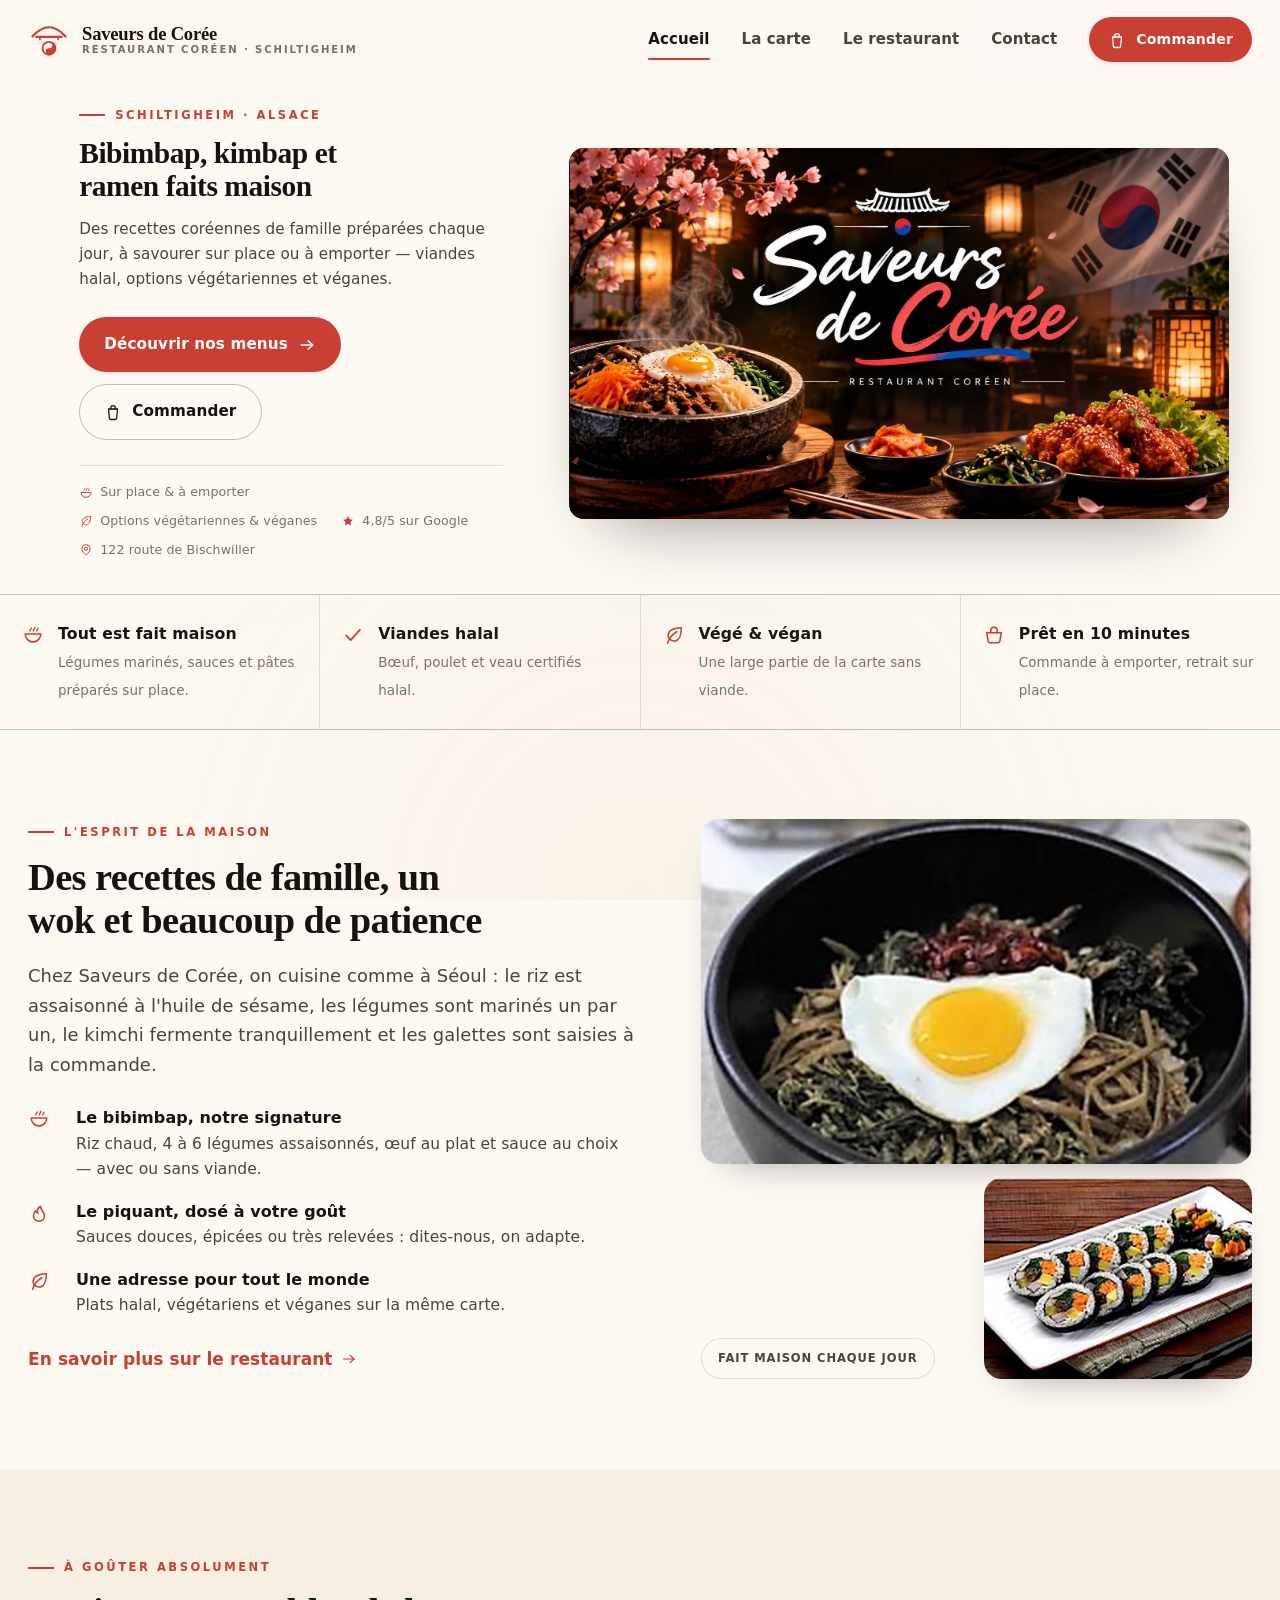
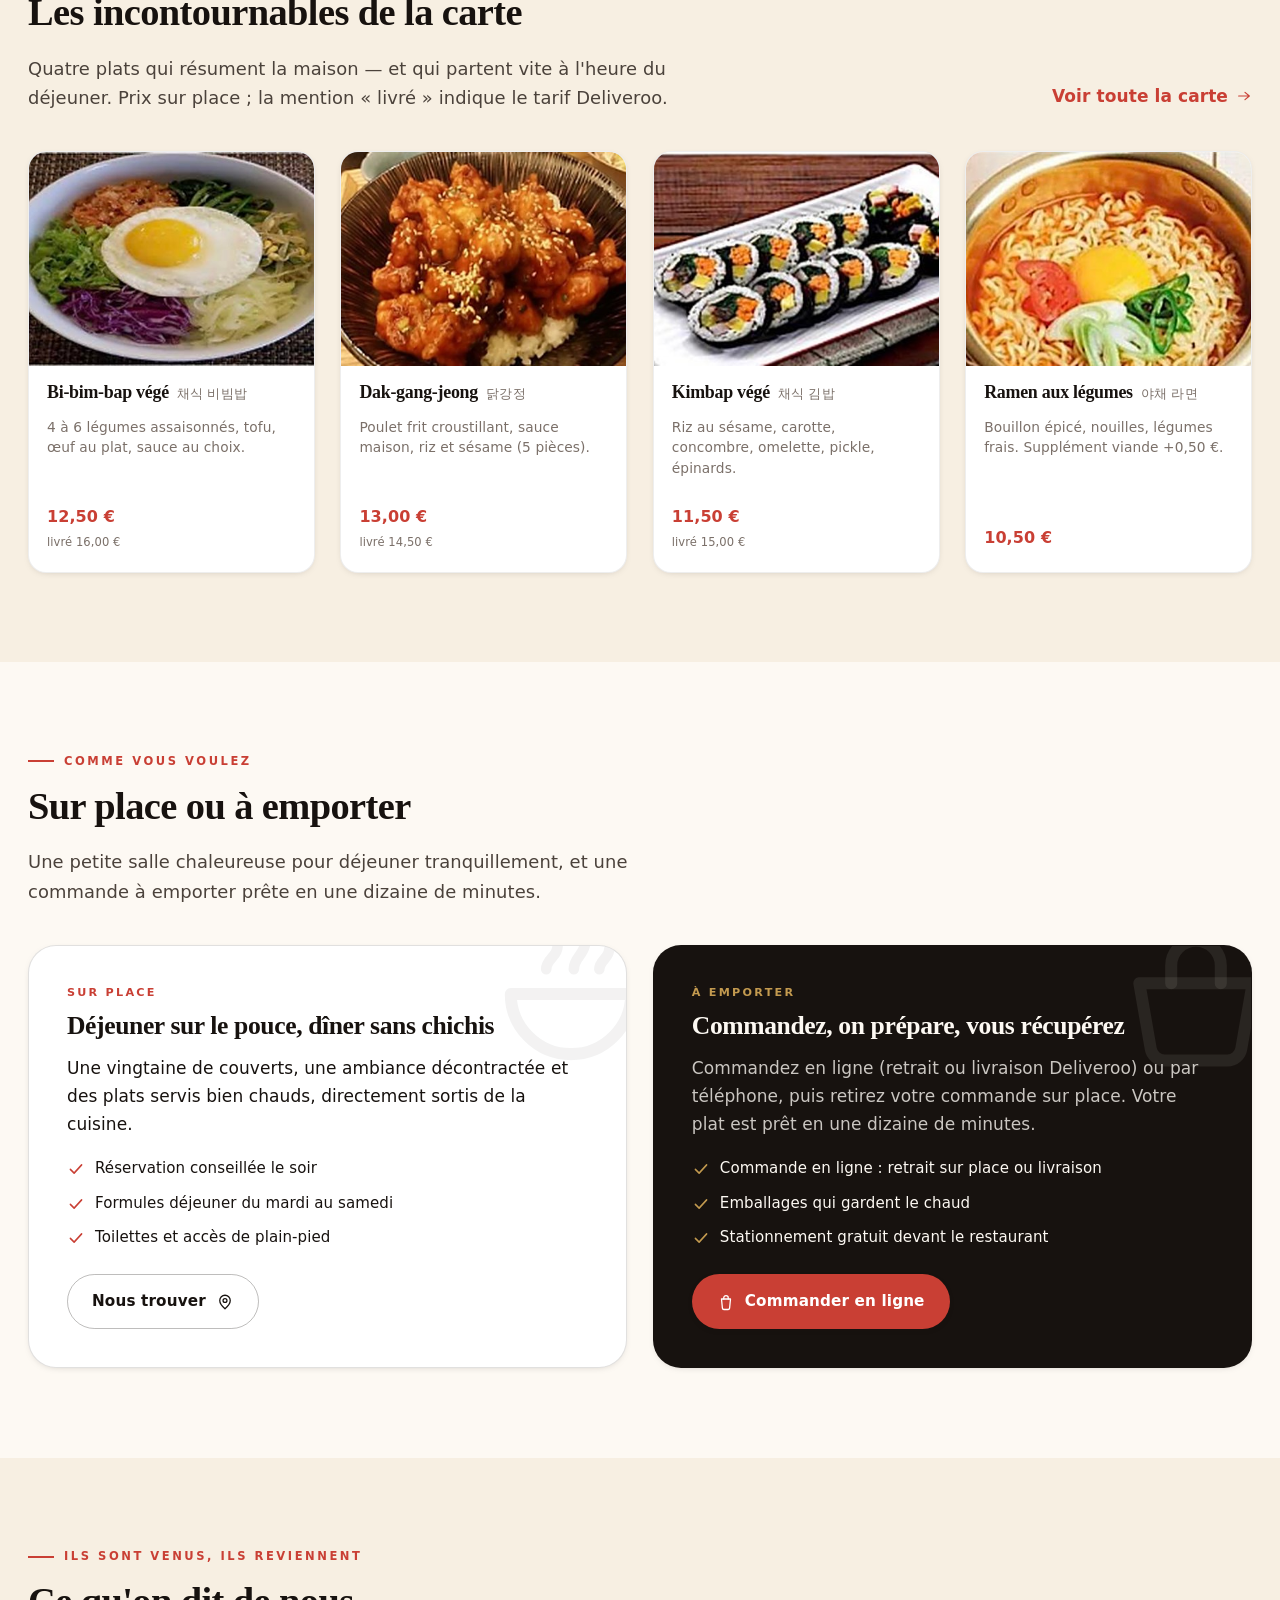
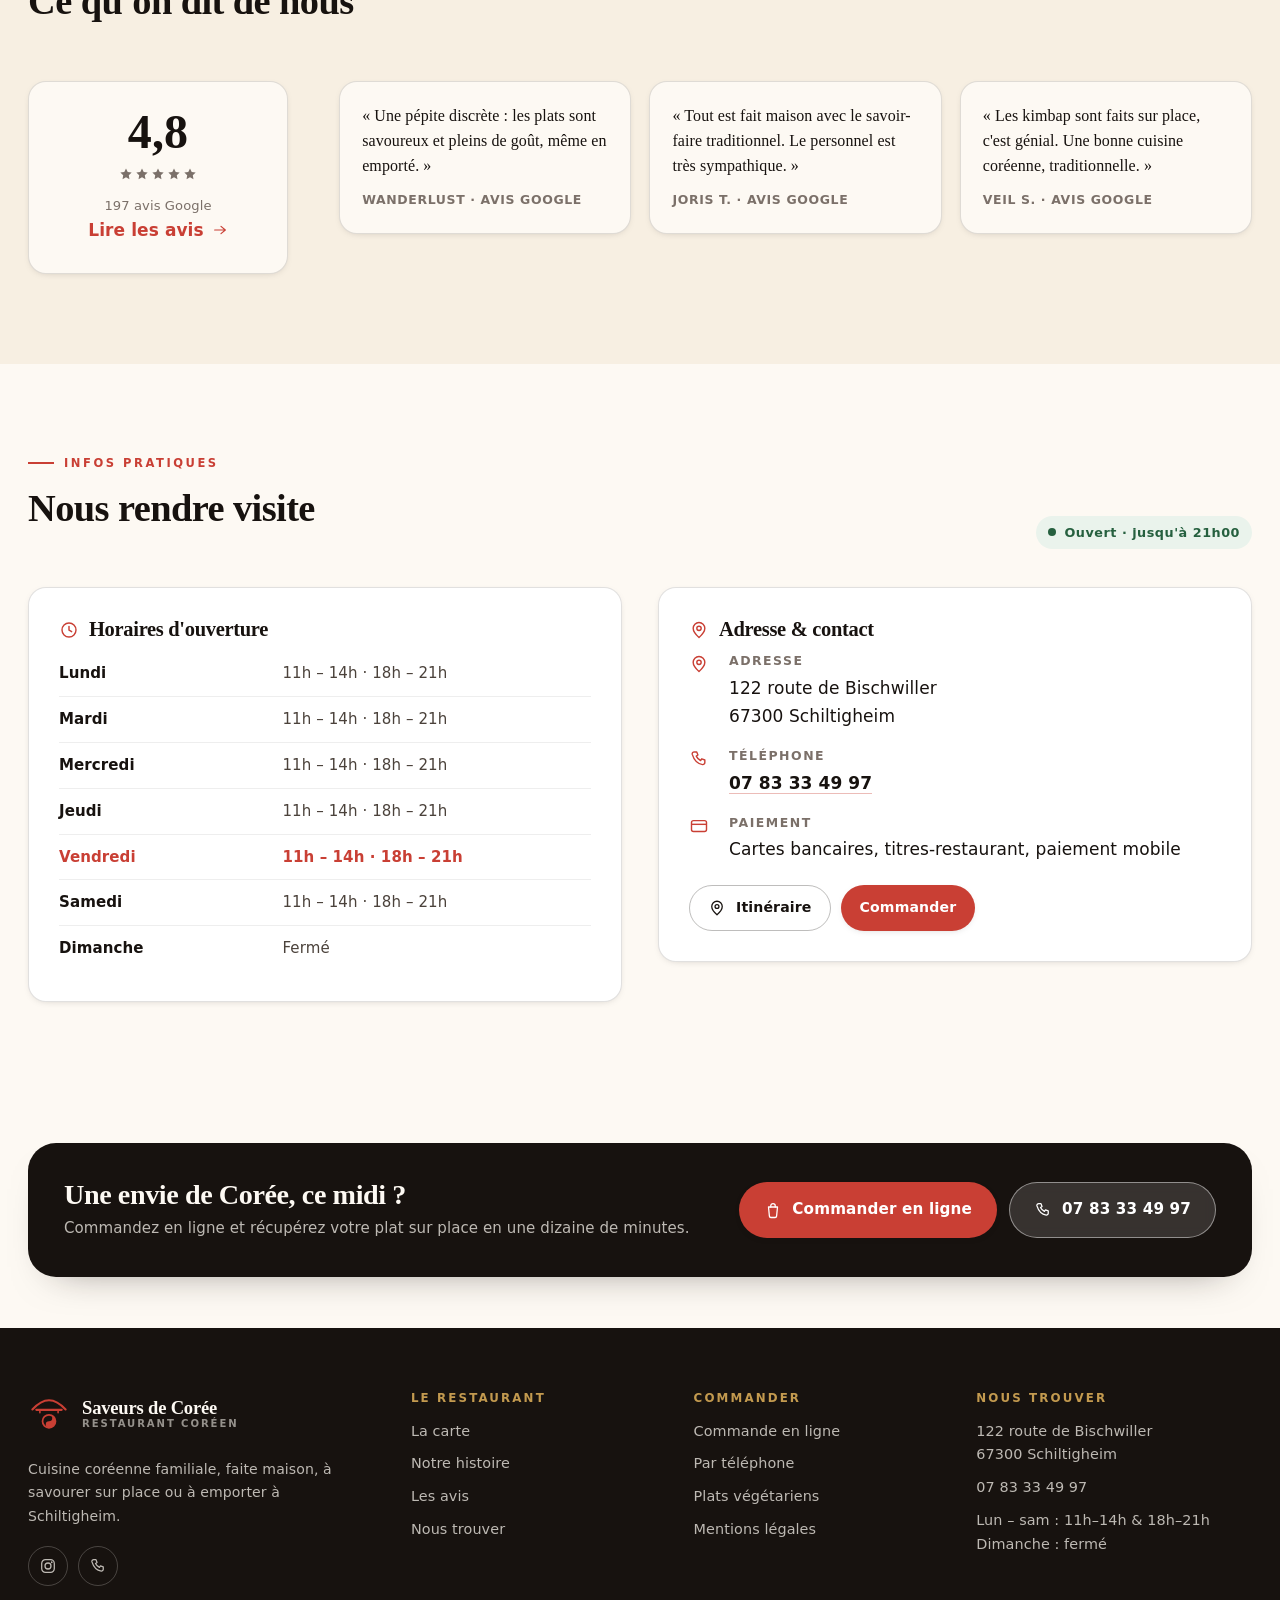
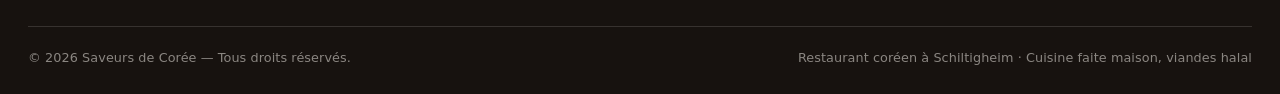
<file: index.html>
<!DOCTYPE html>
<html lang="fr" data-layout="desktop">
<head>
<meta charset="utf-8">
<meta name="viewport" content="width=device-width, initial-scale=1">
<title>Saveurs de Corée — Restaurant coréen à Schiltigheim (bibimbap, kimbap, ramen)</title>
<meta name="description" content="Saveurs de Corée, restaurant coréen à Schiltigheim : bibimbap, kimbap, ramen, poulet frit et kimchi faits maison. Sur place ou à emporter, viandes halal, options végétariennes et véganes.">
<meta name="theme-color" content="#17120f">
<link rel="canonical" href="https://saveurs-de-coree.fr/">
<meta property="og:type" content="restaurant">
<meta property="og:locale" content="fr_FR">
<meta property="og:site_name" content="Saveurs de Corée">
<meta property="og:title" content="Saveurs de Corée — Restaurant coréen à Schiltigheim">
<meta property="og:description" content="Bibimbap, kimbap, ramen et poulet frit maison. Sur place ou à emporter, viandes halal, options végétariennes et véganes.">
<meta property="og:image" content="assets/img/og-image.jpg">
<meta name="twitter:card" content="summary_large_image">
<link rel="icon" href="assets/img/favicon.svg" type="image/svg+xml">
<link rel="apple-touch-icon" href="assets/img/favicon.svg">
<link rel="preload" as="image" href="assets/img/accueil.jpg" imagesrcset="assets/img/accueil-1000.jpg 1000w, assets/img/accueil.jpg 1672w" imagesizes="100vw">
<link rel="stylesheet" href="assets/css/style.css">
<script type="application/ld+json">
{
  "@context": "https://schema.org",
  "@type": "Restaurant",
  "name": "Saveurs de Corée",
  "servesCuisine": ["Coréenne", "Asiatique", "Végétarienne"],
  "priceRange": "10–20 €",
  "image": "assets/img/accueil.jpg",
  "telephone": "+33783334997",
  "url": "https://saveurs-de-coree.fr/",
  "address": {
    "@type": "PostalAddress",
    "streetAddress": "122 route de Bischwiller",
    "postalCode": "67300",
    "addressLocality": "Schiltigheim",
    "addressRegion": "Grand Est",
    "addressCountry": "FR"
  },
  "geo": { "@type": "GeoCoordinates", "latitude": 48.6063631, "longitude": 7.7491099 },
  "openingHoursSpecification": [{
    "@type": "OpeningHoursSpecification",
    "dayOfWeek": ["Monday", "Tuesday", "Wednesday", "Thursday", "Friday", "Saturday"],
    "opens": "11:00", "closes": "14:00"
  }, {
    "@type": "OpeningHoursSpecification",
    "dayOfWeek": ["Monday", "Tuesday", "Wednesday", "Thursday", "Friday", "Saturday"],
    "opens": "18:00", "closes": "21:00"
  }],
  "aggregateRating": { "@type": "AggregateRating", "ratingValue": "4.8", "reviewCount": "197" },
  "hasMenu": "https://deliveroo.fr/fr/menu/strasbourg/schiltigheim/saveurs-de-coree/",
  "acceptsReservations": "True"
}
</script>
</head>
<body>
<a class="skip-link" href="#contenu">Aller au contenu</a>

<!-- Bibliothèque d'icônes (aucune requête réseau) -->
<svg aria-hidden="true" focusable="false" style="position:absolute;width:0;height:0;overflow:hidden">
  <defs>
    <symbol id="i-roof" viewBox="0 0 48 48">
      <path d="M5 20c6.6-7.2 12.3-10.6 19-10.6S36.4 12.8 43 20" fill="none" stroke="currentColor" stroke-width="2.4" stroke-linecap="round"/>
      <path d="M9.5 20.4h29" fill="none" stroke="currentColor" stroke-width="2.4" stroke-linecap="round"/>
      <path d="M13.6 20.4v3.2M34.4 20.4v3.2" fill="none" stroke="currentColor" stroke-width="1.8" stroke-linecap="round"/>
      <circle cx="24" cy="33.5" r="7.4" fill="none" stroke="currentColor" stroke-width="2"/>
      <path d="M24 26.1a3.7 3.7 0 0 1 0 7.4 3.7 3.7 0 0 0 0 7.4 7.4 7.4 0 0 0 0-14.8z" fill="currentColor"/>
    </symbol>
    <symbol id="i-bag" viewBox="0 0 24 24"><path d="M6 8h12l-1.2 12.2a2 2 0 0 1-2 1.8H9.2a2 2 0 0 1-2-1.8L6 8z" fill="none" stroke="currentColor" stroke-width="1.7" stroke-linejoin="round"/><path d="M9 8V6.4a3 3 0 0 1 6 0V8" fill="none" stroke="currentColor" stroke-width="1.7" stroke-linecap="round"/></symbol>
    <symbol id="i-phone" viewBox="0 0 24 24"><path d="M6.3 3.5h3l1.4 3.7-2 1.4a11 11 0 0 0 5.2 5.2l1.4-2 3.7 1.4v3a2.5 2.5 0 0 1-2.7 2.5C10.6 18 6 13.4 3.8 6.2A2.5 2.5 0 0 1 6.3 3.5z" fill="none" stroke="currentColor" stroke-width="1.7" stroke-linejoin="round"/></symbol>
    <symbol id="i-pin" viewBox="0 0 24 24"><path d="M12 21s7-6.1 7-11a7 7 0 1 0-14 0c0 4.9 7 11 7 11z" fill="none" stroke="currentColor" stroke-width="1.7" stroke-linejoin="round"/><circle cx="12" cy="10" r="2.6" fill="none" stroke="currentColor" stroke-width="1.7"/></symbol>
    <symbol id="i-clock" viewBox="0 0 24 24"><circle cx="12" cy="12" r="8.4" fill="none" stroke="currentColor" stroke-width="1.7"/><path d="M12 7.6V12l3.2 2" fill="none" stroke="currentColor" stroke-width="1.7" stroke-linecap="round"/></symbol>
    <symbol id="i-arrow" viewBox="0 0 24 24"><path d="M4 12h15m-5.5-5.5L20 12l-6.5 5.5" fill="none" stroke="currentColor" stroke-width="1.8" stroke-linecap="round" stroke-linejoin="round"/></symbol>
    <symbol id="i-check" viewBox="0 0 24 24"><path d="M4.5 12.5l5 5 10-11" fill="none" stroke="currentColor" stroke-width="2" stroke-linecap="round" stroke-linejoin="round"/></symbol>
    <symbol id="i-leaf" viewBox="0 0 24 24"><path d="M20 4S9.5 4 6.5 9.2s2 9.8 6.5 9.4S20 12 20 4z" fill="none" stroke="currentColor" stroke-width="1.7" stroke-linejoin="round"/><path d="M5 21c1.5-5.5 5-9.5 10-12.5" fill="none" stroke="currentColor" stroke-width="1.7" stroke-linecap="round"/></symbol>
    <symbol id="i-bowl" viewBox="0 0 24 24"><path d="M3.5 11h17a8.5 8.5 0 0 1-8.5 8.5A8.5 8.5 0 0 1 3.5 11z" fill="none" stroke="currentColor" stroke-width="1.7" stroke-linejoin="round"/><path d="M8.5 7.5c0-1.4 1.6-1.8 1.6-3.2M12.4 7.5c0-1.7 1.6-2.1 1.6-3.8M16 7.5c0-1.2 1.4-1.6 1.4-2.8" fill="none" stroke="currentColor" stroke-width="1.5" stroke-linecap="round"/></symbol>
    <symbol id="i-takeaway" viewBox="0 0 24 24"><path d="M4 9.5h16l-1.6 9.2a2 2 0 0 1-2 1.7H7.6a2 2 0 0 1-2-1.7L4 9.5z" fill="none" stroke="currentColor" stroke-width="1.7" stroke-linejoin="round"/><path d="M8.5 9.5V7a3.5 3.5 0 0 1 7 0v2.5" fill="none" stroke="currentColor" stroke-width="1.7" stroke-linecap="round"/></symbol>
    <symbol id="i-flame" viewBox="0 0 24 24"><path d="M12 21c3.6 0 6-2.4 6-5.6 0-4.4-4.3-6.6-4.3-10.4-2.2.9-3.4 2.9-3.4 4.8 0 1.6.7 2.4.7 2.4S9 11 8 9.6c-.9 1.4-2 3.2-2 5.8C6 18.6 8.4 21 12 21z" fill="none" stroke="currentColor" stroke-width="1.7" stroke-linejoin="round"/></symbol>
    <symbol id="i-star" viewBox="0 0 24 24"><path d="M12 3.6l2.6 5.4 5.9.8-4.3 4.1 1 5.9-5.2-2.9-5.2 2.9 1-5.9L3.5 9.8l5.9-.8L12 3.6z" fill="currentColor"/></symbol>
    <symbol id="i-instagram" viewBox="0 0 24 24"><rect x="3.6" y="3.6" width="16.8" height="16.8" rx="5" fill="none" stroke="currentColor" stroke-width="1.7"/><circle cx="12" cy="12" r="4" fill="none" stroke="currentColor" stroke-width="1.7"/><circle cx="17" cy="7" r="1.2" fill="currentColor"/></symbol>
    <symbol id="i-close" viewBox="0 0 24 24"><path d="M6 6l12 12M18 6L6 18" fill="none" stroke="currentColor" stroke-width="1.9" stroke-linecap="round"/></symbol>
    <symbol id="i-book" viewBox="0 0 24 24"><path d="M4 5.5A2 2 0 0 1 6 4h4.5A3 3 0 0 1 12 6.7V20a3 3 0 0 0-2.4-1.2H6a2 2 0 0 1-2-2V5.5z" fill="none" stroke="currentColor" stroke-width="1.7" stroke-linejoin="round"/><path d="M20 5.5A2 2 0 0 0 18 4h-4.5A3 3 0 0 0 12 6.7V20a3 3 0 0 1 2.4-1.2H18a2 2 0 0 0 2-2V5.5z" fill="none" stroke="currentColor" stroke-width="1.7" stroke-linejoin="round"/></symbol>
    <symbol id="i-card" viewBox="0 0 24 24"><rect x="3" y="5.5" width="18" height="13" rx="2.4" fill="none" stroke="currentColor" stroke-width="1.7"/><path d="M3 10h18" stroke="currentColor" stroke-width="1.7"/></symbol>
  </defs>
</svg>

<header class="site-header">
  <div class="container header-inner">
    <a class="brand" href="index.html" aria-label="Saveurs de Corée, accueil">
      <svg class="brand__mark" aria-hidden="true"><use href="#i-roof"></use></svg>
      <span class="brand__text">
        <span class="brand__name">Saveurs de Corée</span>
        <span class="brand__sub">Restaurant coréen · Schiltigheim</span>
      </span>
    </a>
    <nav class="nav-desktop" aria-label="Navigation principale">
      <a href="index.html" aria-current="page">Accueil</a>
      <a href="carte.html">La carte</a>
      <a href="restaurant.html">Le restaurant</a>
      <a href="contact.html">Contact</a>
    </nav>
    <div class="header-actions">
      <a class="btn btn--primary btn--sm" href="https://deliveroo.fr/fr/menu/strasbourg/schiltigheim/saveurs-de-coree/" data-order rel="noopener">
        <svg aria-hidden="true"><use href="#i-bag"></use></svg> Commander
      </a>
    </div>
    <button class="nav-toggle" type="button" data-drawer-open aria-expanded="false" aria-controls="drawer" aria-label="Ouvrir le menu">
      <span></span>
    </button>
  </div>
</header>

<div class="drawer" id="drawer" data-drawer aria-hidden="true">
  <div class="drawer__top">
    <a class="brand" href="index.html" aria-label="Saveurs de Corée, accueil">
      <svg class="brand__mark" aria-hidden="true"><use href="#i-roof"></use></svg>
      <span class="brand__text">
        <span class="brand__name">Saveurs de Corée</span>
        <span class="brand__sub">Schiltigheim</span>
      </span>
    </a>
    <button class="drawer__close" type="button" data-drawer-close aria-label="Fermer le menu">
      <svg aria-hidden="true"><use href="#i-close"></use></svg>
    </button>
  </div>
  <nav class="drawer__nav" aria-label="Navigation mobile">
    <a href="index.html" aria-current="page">Accueil <span class="kr">홈</span></a>
    <a href="carte.html">La carte <span class="kr">메뉴</span></a>
    <a href="restaurant.html">Le restaurant <span class="kr">소개</span></a>
    <a href="contact.html">Contact <span class="kr">연락</span></a>
  </nav>
  <div class="drawer__foot">
    <a class="btn btn--primary btn--block" href="https://deliveroo.fr/fr/menu/strasbourg/schiltigheim/saveurs-de-coree/" data-order rel="noopener">
      <svg aria-hidden="true"><use href="#i-bag"></use></svg> Commander en ligne
    </a>
    <a class="btn btn--ghost btn--block" href="tel:+33783334997" data-tel>
      <svg aria-hidden="true"><use href="#i-phone"></use></svg> 07 83 33 49 97
    </a>
    <p class="muted">Lun – sam · 11h–14h &amp; 18h–21h · fermé le dimanche</p>
  </div>
</div>

<main id="contenu">

  <!-- ================= HÉROS ================= -->
  <section class="hero">
    <div class="hero__media">
      <img src="assets/img/accueil.jpg"
           srcset="assets/img/accueil-1000.jpg 1000w, assets/img/accueil.jpg 1672w"
           sizes="100vw" width="1672" height="941"
           alt="Table coréenne dressée : bibimbap au bœuf dans un bol en pierre, kimchi, poulet frit sauce piquante et lanterne, avec la Corée en toile de fond">
      <span class="hero__scrim" aria-hidden="true"></span>
    </div>
    <div class="hero__inner">
      <div class="container">
        <div class="hero-card">
          <div class="hero-card__copy">
            <p class="eyebrow">Schiltigheim · Alsace</p>
            <h1>Bibimbap, kimbap et ramen faits maison</h1>
            <p class="lead">Des recettes coréennes de famille préparées chaque jour, à savourer sur place ou à emporter — viandes halal, options végétariennes et véganes.</p>
          </div>
          <div class="hero-card__cta">
            <a class="btn btn--primary" href="carte.html">
              Découvrir nos menus
              <svg aria-hidden="true"><use href="#i-arrow"></use></svg>
            </a>
            <a class="btn btn--ghost" href="https://deliveroo.fr/fr/menu/strasbourg/schiltigheim/saveurs-de-coree/" data-order rel="noopener">
              <svg aria-hidden="true"><use href="#i-bag"></use></svg> Commander
            </a>
          </div>
          <p class="hero-card__facts">
            <span><svg aria-hidden="true"><use href="#i-bowl"></use></svg> Sur place &amp; à emporter</span>
            <span><svg aria-hidden="true"><use href="#i-leaf"></use></svg> Options végétariennes &amp; véganes</span>
            <span><svg aria-hidden="true"><use href="#i-star"></use></svg> 4,8/5 sur Google</span>
            <span><svg aria-hidden="true"><use href="#i-pin"></use></svg> 122 route de Bischwiller</span>
          </p>
        </div>
      </div>
    </div>
  </section>

  <!-- ================= RÉASSURANCE ================= -->
  <section class="facts" aria-label="Points forts">
    <div class="facts__item">
      <svg aria-hidden="true"><use href="#i-bowl"></use></svg>
      <div><strong>Tout est fait maison</strong><span>Légumes marinés, sauces et pâtes préparés sur place.</span></div>
    </div>
    <div class="facts__item">
      <svg aria-hidden="true"><use href="#i-check"></use></svg>
      <div><strong>Viandes halal</strong><span>Bœuf, poulet et veau certifiés halal.</span></div>
    </div>
    <div class="facts__item">
      <svg aria-hidden="true"><use href="#i-leaf"></use></svg>
      <div><strong>Végé &amp; végan</strong><span>Une large partie de la carte sans viande.</span></div>
    </div>
    <div class="facts__item">
      <svg aria-hidden="true"><use href="#i-takeaway"></use></svg>
      <div><strong>Prêt en 10 minutes</strong><span>Commande à emporter, retrait sur place.</span></div>
    </div>
  </section>

  <!-- ================= L'ESPRIT ================= -->
  <section class="section" id="esprit">
    <div class="container split reveal">
      <div>
        <p class="eyebrow">L'esprit de la maison</p>
        <h2>Des recettes de famille, un wok et beaucoup de patience</h2>
        <p class="lead">Chez Saveurs de Corée, on cuisine comme à Séoul : le riz est assaisonné à l'huile de sésame, les légumes sont marinés un par un, le kimchi fermente tranquillement et les galettes sont saisies à la commande.</p>
        <ul class="value-list">
          <li>
            <svg aria-hidden="true"><use href="#i-bowl"></use></svg>
            <span><strong>Le bibimbap, notre signature</strong>Riz chaud, 4 à 6 légumes assaisonnés, œuf au plat et sauce au choix — avec ou sans viande.</span>
          </li>
          <li>
            <svg aria-hidden="true"><use href="#i-flame"></use></svg>
            <span><strong>Le piquant, dosé à votre goût</strong>Sauces douces, épicées ou très relevées : dites-nous, on adapte.</span>
          </li>
          <li>
            <svg aria-hidden="true"><use href="#i-leaf"></use></svg>
            <span><strong>Une adresse pour tout le monde</strong>Plats halal, végétariens et véganes sur la même carte.</span>
          </li>
        </ul>
        <p style="margin-top:26px">
          <a class="link-arrow" href="restaurant.html">En savoir plus sur le restaurant
            <svg aria-hidden="true"><use href="#i-arrow"></use></svg>
          </a>
        </p>
      </div>
      <div class="split__media">
        <img src="assets/img/plats/bibimbap-temple.jpg" width="510" height="300" loading="lazy" decoding="async" alt="Bi-bim-bap de temple servi dans un bol noir avec œuf au plat">
        <img src="assets/img/plats/kimbap.jpg" width="478" height="304" loading="lazy" decoding="async" alt="Kimbap tranché, rouleaux de riz et légumes à la coréenne">
        <span class="split__badge">Fait maison chaque jour</span>
      </div>
    </div>
  </section>

  <!-- ================= INCONTOURNABLES ================= -->
  <section class="section section--paper2" id="incontournables">
    <div class="container">
      <div class="section-head reveal">
        <div>
          <p class="eyebrow">À goûter absolument</p>
          <h2>Les incontournables de la carte</h2>
          <p class="lead">Quatre plats qui résument la maison — et qui partent vite à l'heure du déjeuner. Prix sur place ; la mention « livré » indique le tarif Deliveroo.</p>
        </div>
        <a class="link-arrow" href="carte.html">Voir toute la carte
          <svg aria-hidden="true"><use href="#i-arrow"></use></svg>
        </a>
      </div>
      <div class="dish-grid reveal">
        <article class="dish-card">
          <div class="dish-card__media">
            <img src="assets/img/plats/bibimbap-vege.jpg" width="490" height="314" loading="lazy" decoding="async" alt="Bi-bim-bap végétarien : riz, légumes colorés, tofu et œuf au plat">
          </div>
          <div class="dish-card__body">
            <h3 class="dish-card__title">Bi-bim-bap végé <span class="kr">채식 비빔밥</span></h3>
            <p class="dish-card__desc">4 à 6 légumes assaisonnés, tofu, œuf au plat, sauce au choix.</p>
            <p class="dish-card__price">12,50 €<small>livré 16,00 €</small></p>
          </div>
        </article>
        <article class="dish-card">
          <div class="dish-card__media">
            <img src="assets/img/plats/dakgangjeong.jpg" width="478" height="306" loading="lazy" decoding="async" alt="Dak-gang-jeong : poulet frit coréen laqué, servi avec du riz">
          </div>
          <div class="dish-card__body">
            <h3 class="dish-card__title">Dak-gang-jeong <span class="kr">닭강정</span></h3>
            <p class="dish-card__desc">Poulet frit croustillant, sauce maison, riz et sésame (5 pièces).</p>
            <p class="dish-card__price">13,00 €<small>livré 14,50 €</small></p>
          </div>
        </article>
        <article class="dish-card">
          <div class="dish-card__media">
            <img src="assets/img/plats/kimbap-vege.jpg" width="520" height="260" loading="lazy" decoding="async" alt="Kimbap végétarien découpé en tranches sur une planche">
          </div>
          <div class="dish-card__body">
            <h3 class="dish-card__title">Kimbap végé <span class="kr">채식 김밥</span></h3>
            <p class="dish-card__desc">Riz au sésame, carotte, concombre, omelette, pickle, épinards.</p>
            <p class="dish-card__price">11,50 €<small>livré 15,00 €</small></p>
          </div>
        </article>
        <article class="dish-card">
          <div class="dish-card__media">
            <img src="assets/img/plats/ramen-legumes.jpg" width="520" height="328" loading="lazy" decoding="async" alt="Ramen aux légumes épicé servi dans une casserole en inox">
          </div>
          <div class="dish-card__body">
            <h3 class="dish-card__title">Ramen aux légumes <span class="kr">야채 라면</span></h3>
            <p class="dish-card__desc">Bouillon épicé, nouilles, légumes frais. Supplément viande +0,50 €.</p>
            <p class="dish-card__price">10,50 €</p>
          </div>
        </article>
      </div>
    </div>
  </section>

  <!-- ================= SUR PLACE / À EMPORTER ================= -->
  <section class="section" id="acces">
    <div class="container">
      <div class="section-head reveal">
        <div>
          <p class="eyebrow">Comme vous voulez</p>
          <h2>Sur place ou à emporter</h2>
          <p class="lead">Une petite salle chaleureuse pour déjeuner tranquillement, et une commande à emporter prête en une dizaine de minutes.</p>
        </div>
      </div>
      <div class="choice-grid reveal">
        <div class="choice">
          <svg class="choice__glyph" aria-hidden="true"><use href="#i-bowl"></use></svg>
          <p class="choice__kicker">Sur place</p>
          <h3>Déjeuner sur le pouce, dîner sans chichis</h3>
          <p>Une vingtaine de couverts, une ambiance décontractée et des plats servis bien chauds, directement sortis de la cuisine.</p>
          <ul>
            <li><svg aria-hidden="true"><use href="#i-check"></use></svg> Réservation conseillée le soir</li>
            <li><svg aria-hidden="true"><use href="#i-check"></use></svg> Formules déjeuner du mardi au samedi</li>
            <li><svg aria-hidden="true"><use href="#i-check"></use></svg> Toilettes et accès de plain-pied</li>
          </ul>
          <a class="btn btn--ghost" href="contact.html">Nous trouver
            <svg aria-hidden="true"><use href="#i-pin"></use></svg>
          </a>
        </div>
        <div class="choice choice--accent">
          <svg class="choice__glyph" aria-hidden="true"><use href="#i-takeaway"></use></svg>
          <p class="choice__kicker">À emporter</p>
          <h3>Commandez, on prépare, vous récupérez</h3>
          <p>Commandez en ligne (retrait ou livraison Deliveroo) ou par téléphone, puis retirez votre commande sur place. Votre plat est prêt en une dizaine de minutes.</p>
          <ul>
            <li><svg aria-hidden="true"><use href="#i-check"></use></svg> Commande en ligne : retrait sur place ou livraison</li>
            <li><svg aria-hidden="true"><use href="#i-check"></use></svg> Emballages qui gardent le chaud</li>
            <li><svg aria-hidden="true"><use href="#i-check"></use></svg> Stationnement gratuit devant le restaurant</li>
          </ul>
          <a class="btn btn--primary" href="https://deliveroo.fr/fr/menu/strasbourg/schiltigheim/saveurs-de-coree/" data-order rel="noopener">
            <svg aria-hidden="true"><use href="#i-bag"></use></svg> Commander en ligne
          </a>
        </div>
      </div>
    </div>
  </section>

  <!-- ================= AVIS ================= -->
  <section class="section section--paper2" id="avis">
    <div class="container">
      <div class="section-head reveal">
        <div>
          <p class="eyebrow">Ils sont venus, ils reviennent</p>
          <h2>Ce qu'on dit de nous</h2>
        </div>
      </div>
      <div class="reviews reveal">
        <div class="reviews__score">
          <div>
            <strong>4,8</strong>
            <span class="stars" aria-label="Note de 4,8 sur 5">
              <svg aria-hidden="true"><use href="#i-star"></use></svg><svg aria-hidden="true"><use href="#i-star"></use></svg><svg aria-hidden="true"><use href="#i-star"></use></svg><svg aria-hidden="true"><use href="#i-star"></use></svg><svg aria-hidden="true"><use href="#i-star"></use></svg>
            </span>
            <span>197 avis Google</span>
          </div>
          <div>
            <a class="link-arrow" href="https://www.google.com/maps/search/?api=1&amp;query=Saveurs%20de%20Cor%C3%A9e%20Schiltigheim" target="_blank" rel="noopener">Lire les avis
              <svg aria-hidden="true"><use href="#i-arrow"></use></svg>
            </a>
          </div>
        </div>
        <div class="reviews__list">
          <div class="quote">
            <blockquote>« Une pépite discrète : les plats sont savoureux et pleins de goût, même en emporté. »</blockquote>
            <footer>Wanderlust · avis Google</footer>
          </div>
          <div class="quote">
            <blockquote>« Tout est fait maison avec le savoir-faire traditionnel. Le personnel est très sympathique. »</blockquote>
            <footer>Joris T. · avis Google</footer>
          </div>
          <div class="quote">
            <blockquote>« Les kimbap sont faits sur place, c'est génial. Une bonne cuisine coréenne, traditionnelle. »</blockquote>
            <footer>Veil S. · avis Google</footer>
          </div>
        </div>
      </div>
    </div>
  </section>

  <!-- ================= INFOS PRATIQUES ================= -->
  <section class="section" id="infos">
    <div class="container">
      <div class="section-head reveal">
        <div>
          <p class="eyebrow">Infos pratiques</p>
          <h2>Nous rendre visite</h2>
        </div>
        <span class="status" data-status>Horaires</span>
      </div>
      <div class="info-grid reveal">
        <div class="card">
          <h3><svg aria-hidden="true"><use href="#i-clock"></use></svg> Horaires d'ouverture</h3>
          <table class="hours">
            <tbody>
              <tr data-day="1"><th scope="row">Lundi</th><td>11h – 14h · 18h – 21h</td></tr>
              <tr data-day="2"><th scope="row">Mardi</th><td>11h – 14h · 18h – 21h</td></tr>
              <tr data-day="3"><th scope="row">Mercredi</th><td>11h – 14h · 18h – 21h</td></tr>
              <tr data-day="4"><th scope="row">Jeudi</th><td>11h – 14h · 18h – 21h</td></tr>
              <tr data-day="5"><th scope="row">Vendredi</th><td>11h – 14h · 18h – 21h</td></tr>
              <tr data-day="6"><th scope="row">Samedi</th><td>11h – 14h · 18h – 21h</td></tr>
              <tr data-day="0"><th scope="row">Dimanche</th><td>Fermé</td></tr>
            </tbody>
          </table>
        </div>
        <div class="card">
          <h3><svg aria-hidden="true"><use href="#i-pin"></use></svg> Adresse &amp; contact</h3>
          <ul class="contact-list">
            <li>
              <svg aria-hidden="true"><use href="#i-pin"></use></svg>
              <div><strong>Adresse</strong>122 route de Bischwiller<br>67300 Schiltigheim</div>
            </li>
            <li>
              <svg aria-hidden="true"><use href="#i-phone"></use></svg>
              <div><strong>Téléphone</strong><a href="tel:+33783334997" data-tel>07 83 33 49 97</a></div>
            </li>
            <li>
              <svg aria-hidden="true"><use href="#i-card"></use></svg>
              <div><strong>Paiement</strong>Cartes bancaires, titres-restaurant, paiement mobile</div>
            </li>
          </ul>
          <p style="margin-top:22px; display:flex; gap:10px; flex-wrap:wrap">
            <a class="btn btn--sm btn--ghost" href="https://www.google.com/maps/dir/?api=1&amp;destination=48.6063631,7.7491099" target="_blank" rel="noopener">
              <svg aria-hidden="true"><use href="#i-pin"></use></svg> Itinéraire
            </a>
            <a class="btn btn--sm btn--primary" href="https://deliveroo.fr/fr/menu/strasbourg/schiltigheim/saveurs-de-coree/" data-order rel="noopener">
              Commander
            </a>
          </p>
        </div>
      </div>
    </div>
  </section>

  <!-- ================= BANDEAU FINAL ================= -->
  <section class="section section--tight">
    <div class="container">
      <div class="cta-band reveal">
        <div>
          <h2>Une envie de Corée, ce midi ?</h2>
          <p>Commandez en ligne et récupérez votre plat sur place en une dizaine de minutes.</p>
        </div>
        <div class="cta-band__actions">
          <a class="btn btn--primary" href="https://deliveroo.fr/fr/menu/strasbourg/schiltigheim/saveurs-de-coree/" data-order rel="noopener">
            <svg aria-hidden="true"><use href="#i-bag"></use></svg> Commander en ligne
          </a>
          <a class="btn btn--light" href="tel:+33783334997" data-tel>
            <svg aria-hidden="true"><use href="#i-phone"></use></svg> 07 83 33 49 97
          </a>
        </div>
      </div>
    </div>
  </section>

</main>

<footer class="site-footer">
  <div class="container">
    <div class="footer-grid">
      <div class="footer-brand">
        <a class="brand" href="index.html" aria-label="Saveurs de Corée, accueil">
          <svg class="brand__mark" aria-hidden="true"><use href="#i-roof"></use></svg>
          <span class="brand__text">
            <span class="brand__name">Saveurs de Corée</span>
            <span class="brand__sub">Restaurant coréen</span>
          </span>
        </a>
        <p>Cuisine coréenne familiale, faite maison, à savourer sur place ou à emporter à Schiltigheim.</p>
        <div class="social">
          <a href="https://www.instagram.com/saveursdecoree/" data-instagram target="_blank" rel="noopener" aria-label="Instagram de Saveurs de Corée">
            <svg aria-hidden="true"><use href="#i-instagram"></use></svg>
          </a>
          <a href="tel:+33783334997" data-tel aria-label="Appeler le restaurant">
            <svg aria-hidden="true"><use href="#i-phone"></use></svg>
          </a>
        </div>
      </div>
      <div>
        <h4>Le restaurant</h4>
        <ul>
          <li><a href="carte.html">La carte</a></li>
          <li><a href="restaurant.html">Notre histoire</a></li>
          <li><a href="index.html#avis">Les avis</a></li>
          <li><a href="contact.html">Nous trouver</a></li>
        </ul>
      </div>
      <div>
        <h4>Commander</h4>
        <ul>
          <li><a href="https://deliveroo.fr/fr/menu/strasbourg/schiltigheim/saveurs-de-coree/" data-order rel="noopener">Commande en ligne</a></li>
          <li><a href="tel:+33783334997" data-tel>Par téléphone</a></li>
          <li><a href="carte.html#vegetariens">Plats végétariens</a></li>
          <li><a href="mentions-legales.html">Mentions légales</a></li>
        </ul>
      </div>
      <div>
        <h4>Nous trouver</h4>
        <ul>
          <li>122 route de Bischwiller<br>67300 Schiltigheim</li>
          <li><a href="tel:+33783334997" data-tel>07 83 33 49 97</a></li>
          <li>Lun – sam : 11h–14h &amp; 18h–21h<br>Dimanche : fermé</li>
        </ul>
      </div>
    </div>
    <div class="footer-bottom">
      <span>© <span data-year>2026</span> Saveurs de Corée — Tous droits réservés.</span>
      <span>Restaurant coréen à Schiltigheim · Cuisine faite maison, viandes halal</span>
    </div>
  </div>
</footer>

<nav class="action-bar" aria-label="Actions rapides">
  <a href="carte.html"><svg aria-hidden="true"><use href="#i-book"></use></svg><span>La carte</span></a>
  <a href="tel:+33783334997" data-tel><svg aria-hidden="true"><use href="#i-phone"></use></svg><span>Appeler</span></a>
  <a class="is-primary" href="https://deliveroo.fr/fr/menu/strasbourg/schiltigheim/saveurs-de-coree/" data-order rel="noopener"><svg aria-hidden="true"><use href="#i-bag"></use></svg><span>Commander</span></a>
</nav>

<script src="assets/js/site.js" defer></script>
</body>
</html>
</file>
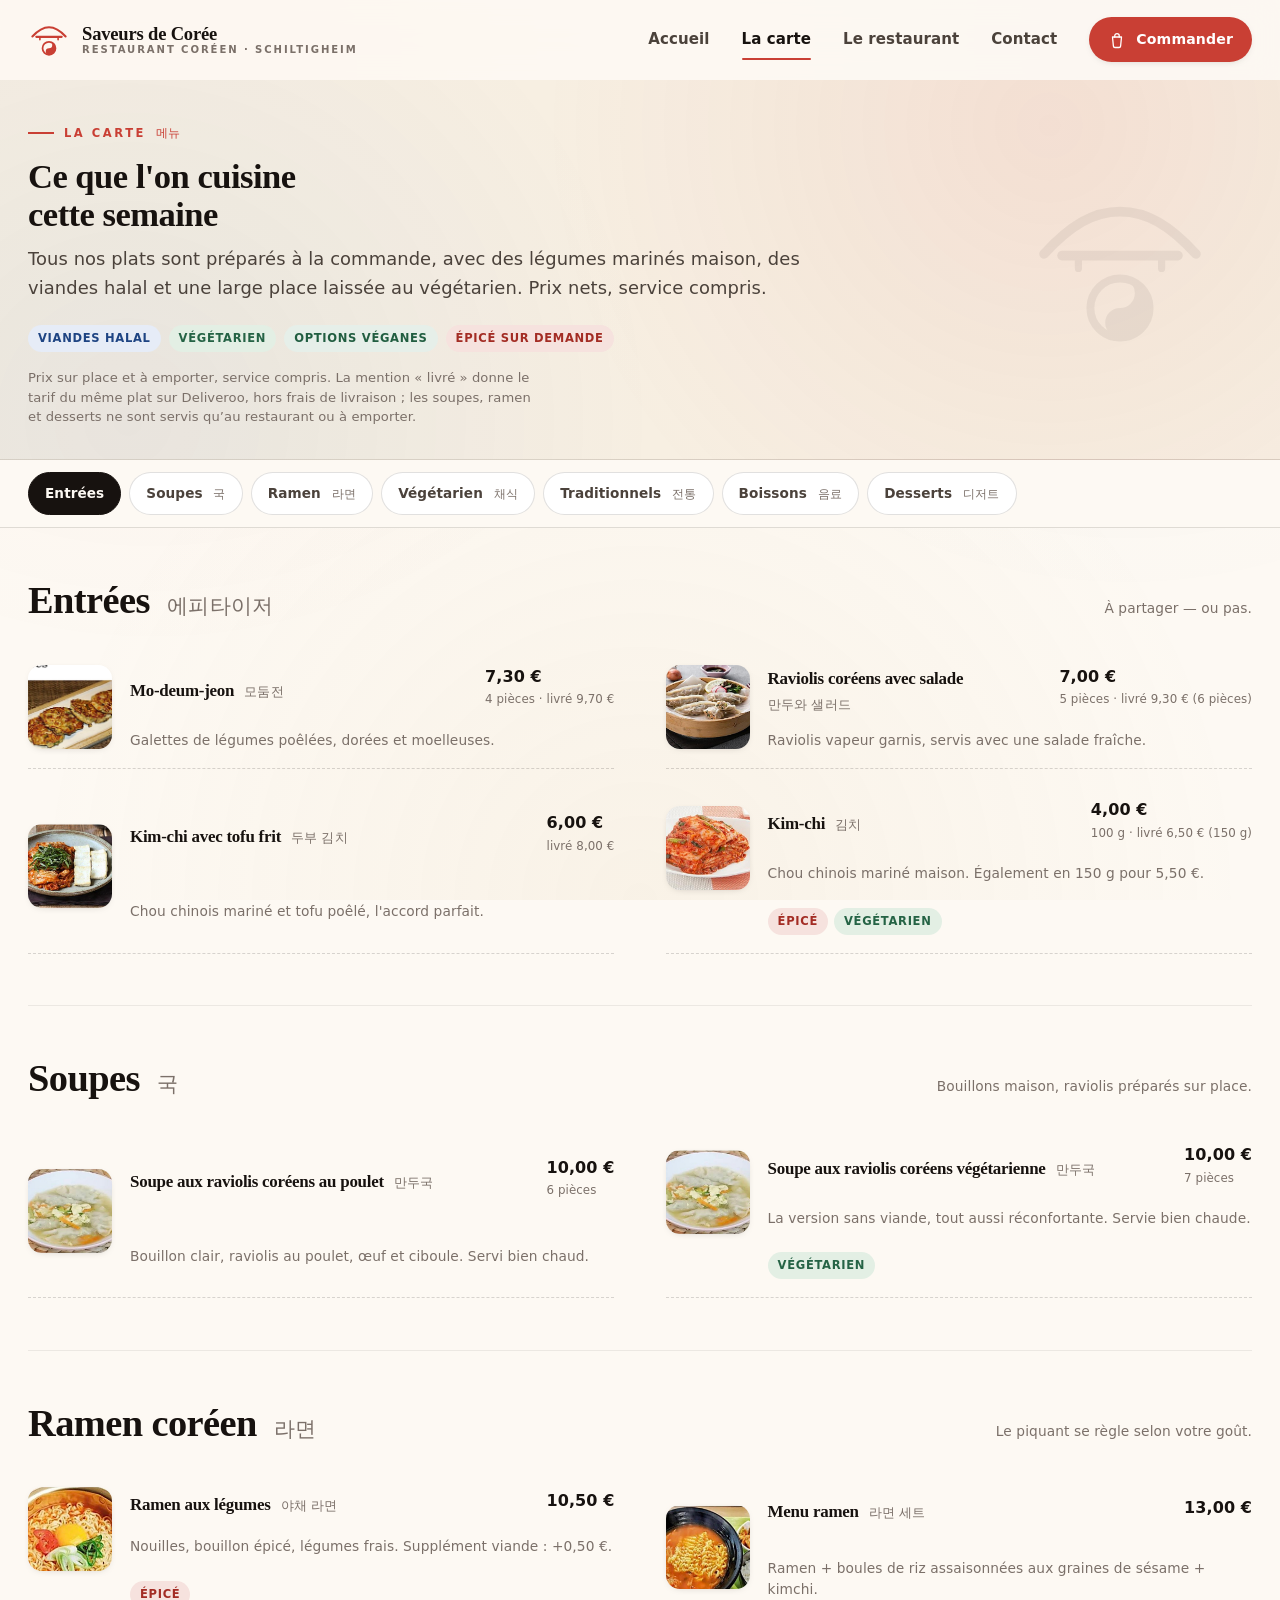
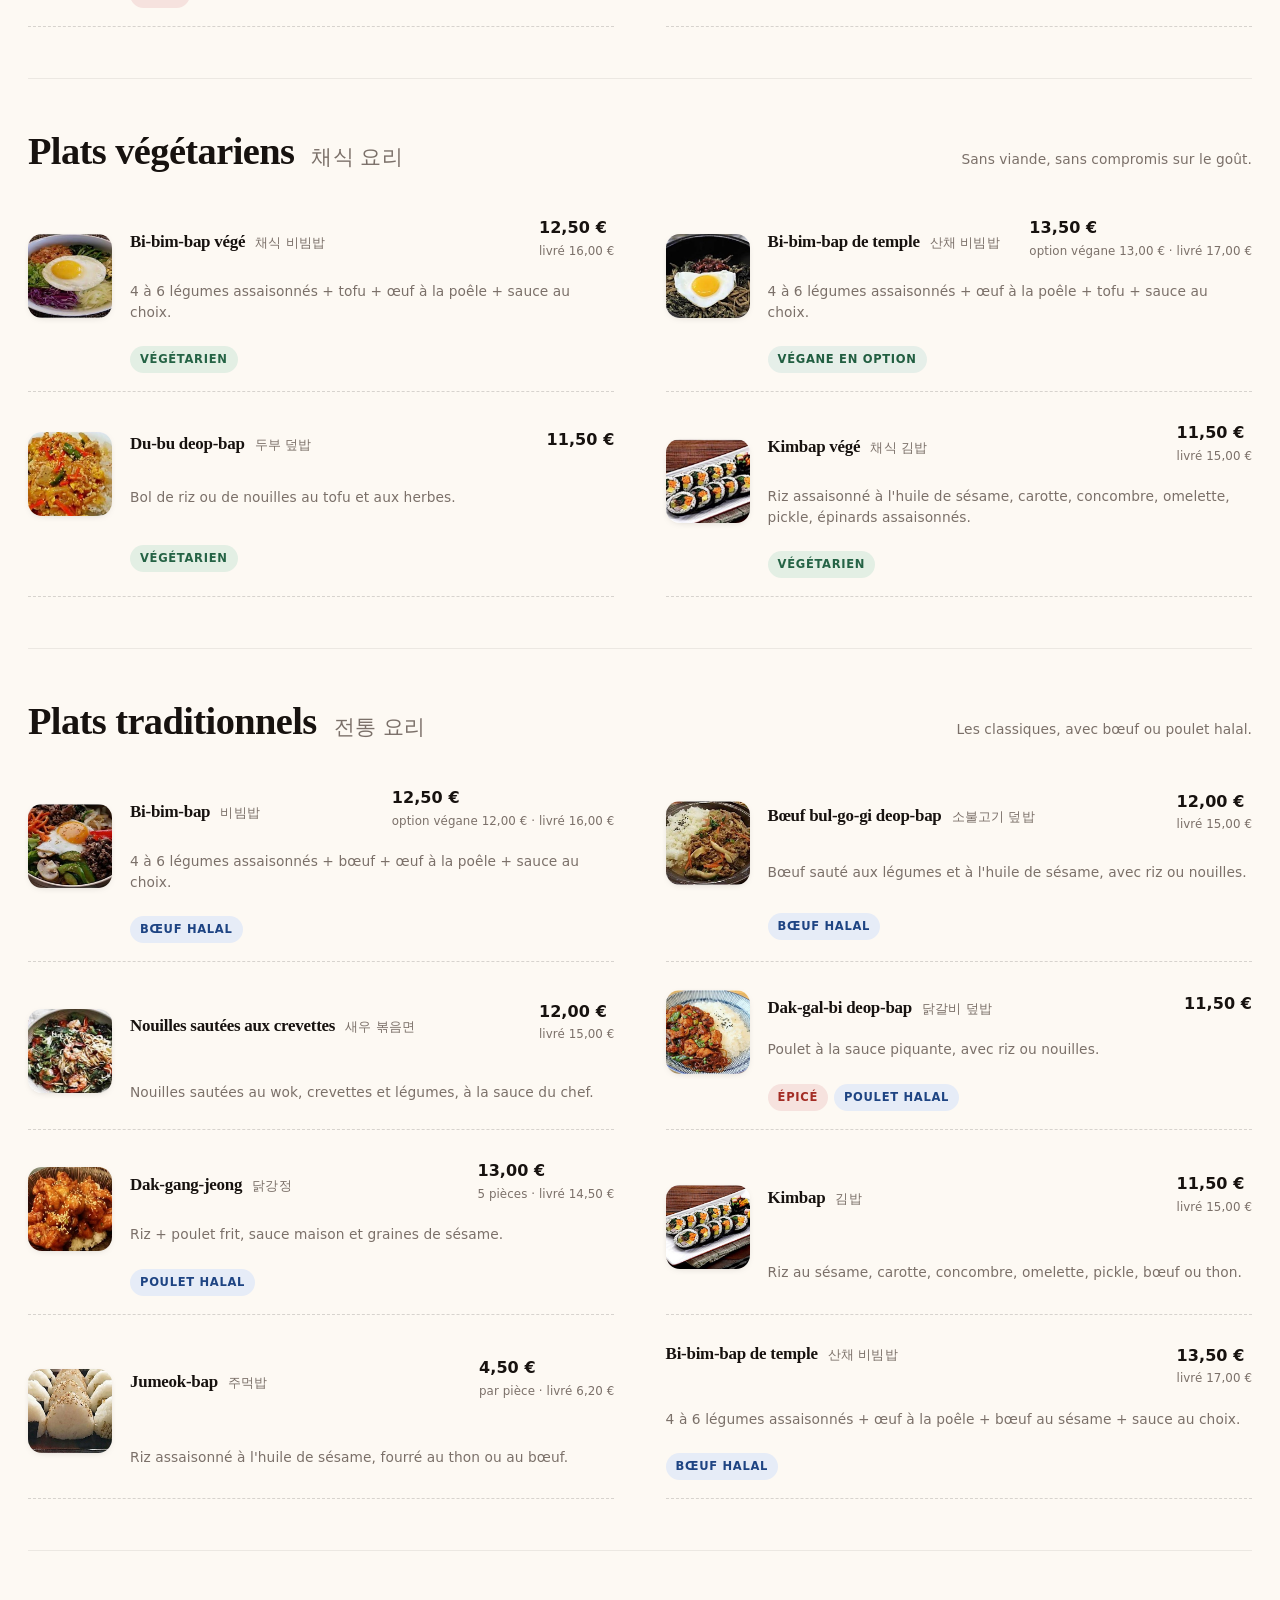
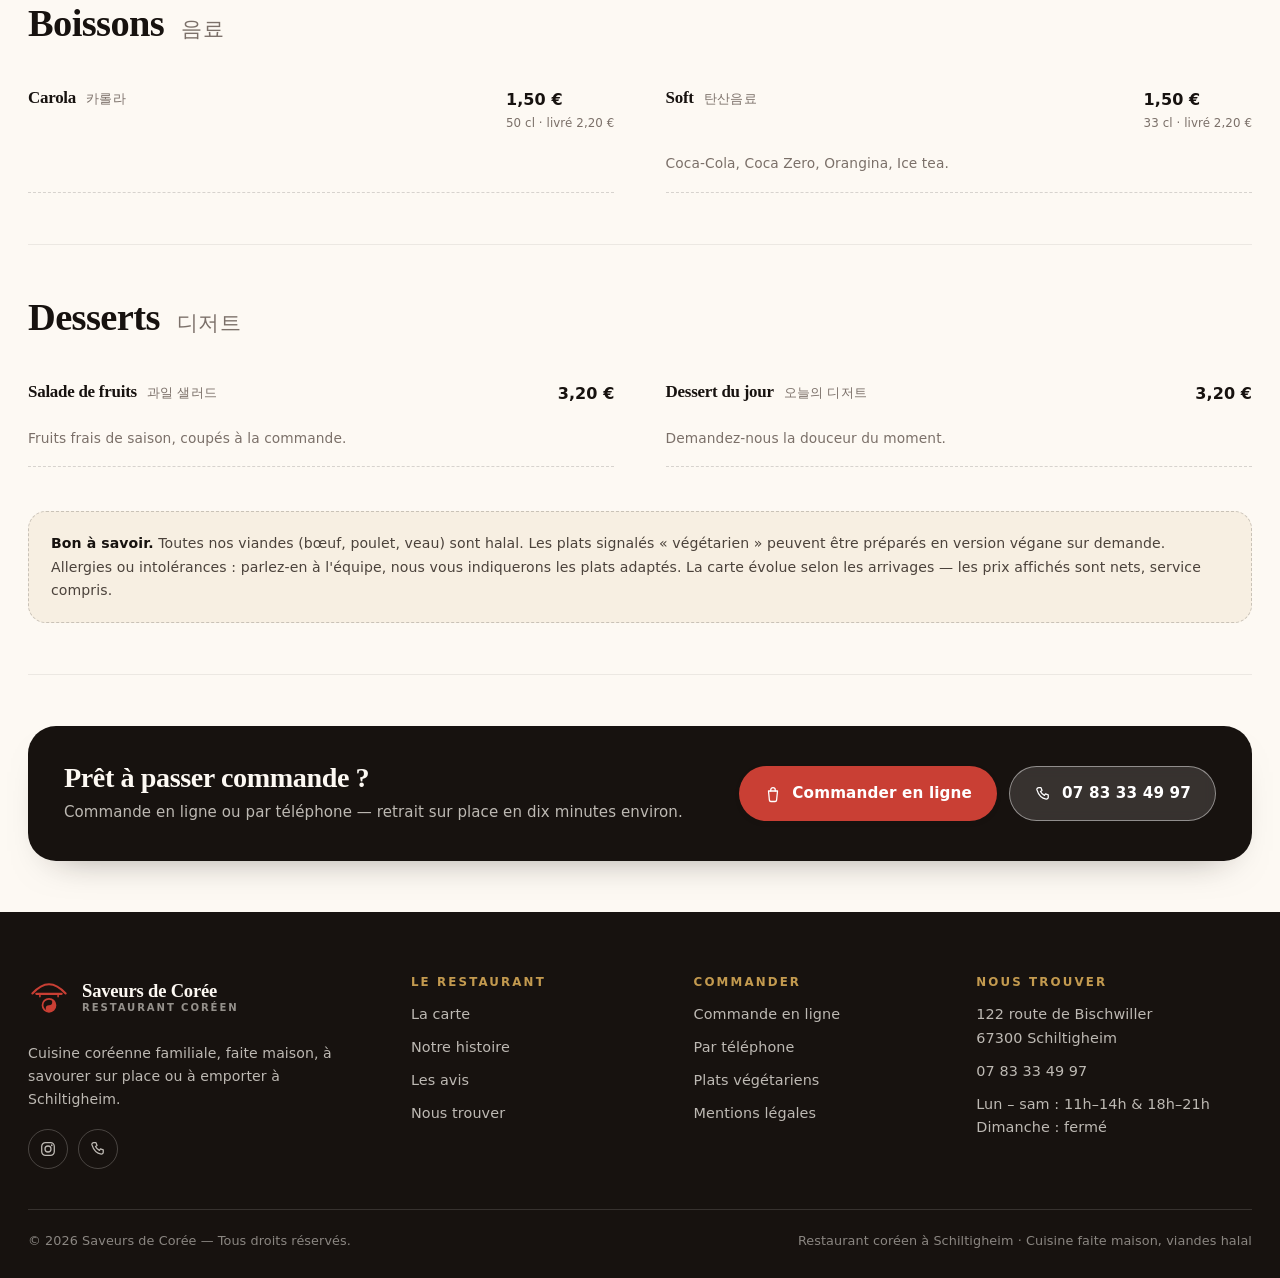
<file: carte.html>
<!DOCTYPE html>
<html lang="fr" data-layout="desktop">
<head>
<meta charset="utf-8">
<meta name="viewport" content="width=device-width, initial-scale=1">
<title>La carte — Saveurs de Corée, restaurant coréen à Schiltigheim</title>
<meta name="description" content="La carte complète de Saveurs de Corée : entrées, soupes, ramen, bibimbap, kimbap, plats végétariens et traditionnels, boissons et desserts. Viandes halal, options véganes.">
<meta name="theme-color" content="#17120f">
<link rel="canonical" href="https://saveurs-de-coree.fr/carte.html">
<meta property="og:type" content="website">
<meta property="og:locale" content="fr_FR">
<meta property="og:site_name" content="Saveurs de Corée">
<meta property="og:title" content="La carte — Saveurs de Corée">
<meta property="og:description" content="Bibimbap, kimbap, ramen, poulet frit, kimchi, soupes de raviolis : toute la carte du restaurant coréen Saveurs de Corée à Schiltigheim.">
<meta property="og:image" content="assets/img/og-image.jpg">
<meta name="twitter:card" content="summary_large_image">
<link rel="icon" href="assets/img/favicon.svg" type="image/svg+xml">
<link rel="apple-touch-icon" href="assets/img/favicon.svg">
<link rel="stylesheet" href="assets/css/style.css">
<script type="application/ld+json">
{
  "@context": "https://schema.org",
  "@type": "Menu",
  "name": "Carte de Saveurs de Corée",
  "inLanguage": "fr",
  "hasMenuSection": [
    { "@type": "MenuSection", "name": "Entrées" },
    { "@type": "MenuSection", "name": "Soupes" },
    { "@type": "MenuSection", "name": "Ramen coréen" },
    { "@type": "MenuSection", "name": "Plats végétariens" },
    { "@type": "MenuSection", "name": "Plats traditionnels" },
    { "@type": "MenuSection", "name": "Boissons et desserts" }
  ]
}
</script>
</head>
<body>
<a class="skip-link" href="#contenu">Aller au contenu</a>

<svg aria-hidden="true" focusable="false" style="position:absolute;width:0;height:0;overflow:hidden">
  <defs>
    <symbol id="i-roof" viewBox="0 0 48 48">
      <path d="M5 20c6.6-7.2 12.3-10.6 19-10.6S36.4 12.8 43 20" fill="none" stroke="currentColor" stroke-width="2.4" stroke-linecap="round"/>
      <path d="M9.5 20.4h29" fill="none" stroke="currentColor" stroke-width="2.4" stroke-linecap="round"/>
      <path d="M13.6 20.4v3.2M34.4 20.4v3.2" fill="none" stroke="currentColor" stroke-width="1.8" stroke-linecap="round"/>
      <circle cx="24" cy="33.5" r="7.4" fill="none" stroke="currentColor" stroke-width="2"/>
      <path d="M24 26.1a3.7 3.7 0 0 1 0 7.4 3.7 3.7 0 0 0 0 7.4 7.4 7.4 0 0 0 0-14.8z" fill="currentColor"/>
    </symbol>
    <symbol id="i-bag" viewBox="0 0 24 24"><path d="M6 8h12l-1.2 12.2a2 2 0 0 1-2 1.8H9.2a2 2 0 0 1-2-1.8L6 8z" fill="none" stroke="currentColor" stroke-width="1.7" stroke-linejoin="round"/><path d="M9 8V6.4a3 3 0 0 1 6 0V8" fill="none" stroke="currentColor" stroke-width="1.7" stroke-linecap="round"/></symbol>
    <symbol id="i-phone" viewBox="0 0 24 24"><path d="M6.3 3.5h3l1.4 3.7-2 1.4a11 11 0 0 0 5.2 5.2l1.4-2 3.7 1.4v3a2.5 2.5 0 0 1-2.7 2.5C10.6 18 6 13.4 3.8 6.2A2.5 2.5 0 0 1 6.3 3.5z" fill="none" stroke="currentColor" stroke-width="1.7" stroke-linejoin="round"/></symbol>
    <symbol id="i-pin" viewBox="0 0 24 24"><path d="M12 21s7-6.1 7-11a7 7 0 1 0-14 0c0 4.9 7 11 7 11z" fill="none" stroke="currentColor" stroke-width="1.7" stroke-linejoin="round"/><circle cx="12" cy="10" r="2.6" fill="none" stroke="currentColor" stroke-width="1.7"/></symbol>
    <symbol id="i-clock" viewBox="0 0 24 24"><circle cx="12" cy="12" r="8.4" fill="none" stroke="currentColor" stroke-width="1.7"/><path d="M12 7.6V12l3.2 2" fill="none" stroke="currentColor" stroke-width="1.7" stroke-linecap="round"/></symbol>
    <symbol id="i-arrow" viewBox="0 0 24 24"><path d="M4 12h15m-5.5-5.5L20 12l-6.5 5.5" fill="none" stroke="currentColor" stroke-width="1.8" stroke-linecap="round" stroke-linejoin="round"/></symbol>
    <symbol id="i-check" viewBox="0 0 24 24"><path d="M4.5 12.5l5 5 10-11" fill="none" stroke="currentColor" stroke-width="2" stroke-linecap="round" stroke-linejoin="round"/></symbol>
    <symbol id="i-leaf" viewBox="0 0 24 24"><path d="M20 4S9.5 4 6.5 9.2s2 9.8 6.5 9.4S20 12 20 4z" fill="none" stroke="currentColor" stroke-width="1.7" stroke-linejoin="round"/><path d="M5 21c1.5-5.5 5-9.5 10-12.5" fill="none" stroke="currentColor" stroke-width="1.7" stroke-linecap="round"/></symbol>
    <symbol id="i-bowl" viewBox="0 0 24 24"><path d="M3.5 11h17a8.5 8.5 0 0 1-8.5 8.5A8.5 8.5 0 0 1 3.5 11z" fill="none" stroke="currentColor" stroke-width="1.7" stroke-linejoin="round"/><path d="M8.5 7.5c0-1.4 1.6-1.8 1.6-3.2M12.4 7.5c0-1.7 1.6-2.1 1.6-3.8M16 7.5c0-1.2 1.4-1.6 1.4-2.8" fill="none" stroke="currentColor" stroke-width="1.5" stroke-linecap="round"/></symbol>
    <symbol id="i-takeaway" viewBox="0 0 24 24"><path d="M4 9.5h16l-1.6 9.2a2 2 0 0 1-2 1.7H7.6a2 2 0 0 1-2-1.7L4 9.5z" fill="none" stroke="currentColor" stroke-width="1.7" stroke-linejoin="round"/><path d="M8.5 9.5V7a3.5 3.5 0 0 1 7 0v2.5" fill="none" stroke="currentColor" stroke-width="1.7" stroke-linecap="round"/></symbol>
    <symbol id="i-flame" viewBox="0 0 24 24"><path d="M12 21c3.6 0 6-2.4 6-5.6 0-4.4-4.3-6.6-4.3-10.4-2.2.9-3.4 2.9-3.4 4.8 0 1.6.7 2.4.7 2.4S9 11 8 9.6c-.9 1.4-2 3.2-2 5.8C6 18.6 8.4 21 12 21z" fill="none" stroke="currentColor" stroke-width="1.7" stroke-linejoin="round"/></symbol>
    <symbol id="i-star" viewBox="0 0 24 24"><path d="M12 3.6l2.6 5.4 5.9.8-4.3 4.1 1 5.9-5.2-2.9-5.2 2.9 1-5.9L3.5 9.8l5.9-.8L12 3.6z" fill="currentColor"/></symbol>
    <symbol id="i-instagram" viewBox="0 0 24 24"><rect x="3.6" y="3.6" width="16.8" height="16.8" rx="5" fill="none" stroke="currentColor" stroke-width="1.7"/><circle cx="12" cy="12" r="4" fill="none" stroke="currentColor" stroke-width="1.7"/><circle cx="17" cy="7" r="1.2" fill="currentColor"/></symbol>
    <symbol id="i-close" viewBox="0 0 24 24"><path d="M6 6l12 12M18 6L6 18" fill="none" stroke="currentColor" stroke-width="1.9" stroke-linecap="round"/></symbol>
    <symbol id="i-book" viewBox="0 0 24 24"><path d="M4 5.5A2 2 0 0 1 6 4h4.5A3 3 0 0 1 12 6.7V20a3 3 0 0 0-2.4-1.2H6a2 2 0 0 1-2-2V5.5z" fill="none" stroke="currentColor" stroke-width="1.7" stroke-linejoin="round"/><path d="M20 5.5A2 2 0 0 0 18 4h-4.5A3 3 0 0 0 12 6.7V20a3 3 0 0 1 2.4-1.2H18a2 2 0 0 0 2-2V5.5z" fill="none" stroke="currentColor" stroke-width="1.7" stroke-linejoin="round"/></symbol>
    <symbol id="i-card" viewBox="0 0 24 24"><rect x="3" y="5.5" width="18" height="13" rx="2.4" fill="none" stroke="currentColor" stroke-width="1.7"/><path d="M3 10h18" stroke="currentColor" stroke-width="1.7"/></symbol>
  </defs>
</svg>

<header class="site-header">
  <div class="container header-inner">
    <a class="brand" href="index.html" aria-label="Saveurs de Corée, accueil">
      <svg class="brand__mark" aria-hidden="true"><use href="#i-roof"></use></svg>
      <span class="brand__text">
        <span class="brand__name">Saveurs de Corée</span>
        <span class="brand__sub">Restaurant coréen · Schiltigheim</span>
      </span>
    </a>
    <nav class="nav-desktop" aria-label="Navigation principale">
      <a href="index.html">Accueil</a>
      <a href="carte.html" aria-current="page">La carte</a>
      <a href="restaurant.html">Le restaurant</a>
      <a href="contact.html">Contact</a>
    </nav>
    <div class="header-actions">
      <a class="btn btn--primary btn--sm" href="https://deliveroo.fr/fr/menu/strasbourg/schiltigheim/saveurs-de-coree/" data-order rel="noopener">
        <svg aria-hidden="true"><use href="#i-bag"></use></svg> Commander
      </a>
    </div>
    <button class="nav-toggle" type="button" data-drawer-open aria-expanded="false" aria-controls="drawer" aria-label="Ouvrir le menu">
      <span></span>
    </button>
  </div>
</header>

<div class="drawer" id="drawer" data-drawer aria-hidden="true">
  <div class="drawer__top">
    <a class="brand" href="index.html" aria-label="Saveurs de Corée, accueil">
      <svg class="brand__mark" aria-hidden="true"><use href="#i-roof"></use></svg>
      <span class="brand__text">
        <span class="brand__name">Saveurs de Corée</span>
        <span class="brand__sub">Schiltigheim</span>
      </span>
    </a>
    <button class="drawer__close" type="button" data-drawer-close aria-label="Fermer le menu">
      <svg aria-hidden="true"><use href="#i-close"></use></svg>
    </button>
  </div>
  <nav class="drawer__nav" aria-label="Navigation mobile">
    <a href="index.html">Accueil <span class="kr">홈</span></a>
    <a href="carte.html" aria-current="page">La carte <span class="kr">메뉴</span></a>
    <a href="restaurant.html">Le restaurant <span class="kr">소개</span></a>
    <a href="contact.html">Contact <span class="kr">연락</span></a>
  </nav>
  <div class="drawer__foot">
    <a class="btn btn--primary btn--block" href="https://deliveroo.fr/fr/menu/strasbourg/schiltigheim/saveurs-de-coree/" data-order rel="noopener">
      <svg aria-hidden="true"><use href="#i-bag"></use></svg> Commander en ligne
    </a>
    <a class="btn btn--ghost btn--block" href="tel:+33783334997" data-tel>
      <svg aria-hidden="true"><use href="#i-phone"></use></svg> 07 83 33 49 97
    </a>
    <p class="muted">Lun – sam · 11h–14h &amp; 18h–21h · fermé le dimanche</p>
  </div>
</div>

<main id="contenu">

  <section class="page-hero">
    <svg class="page-hero__mark" aria-hidden="true" focusable="false"><use href="#i-roof"></use></svg>
    <div class="container">
      <p class="eyebrow">La carte <span class="kr" style="text-transform:none; letter-spacing:.02em">메뉴</span></p>
      <h1>Ce que l'on cuisine cette semaine</h1>
      <p class="lead">Tous nos plats sont préparés à la commande, avec des légumes marinés maison, des viandes halal et une large place laissée au végétarien. Prix nets, service compris.</p>
      <div style="display:flex; gap:8px; flex-wrap:wrap; margin-top:22px">
        <span class="tag tag--halal">Viandes halal</span>
        <span class="tag tag--veg">Végétarien</span>
        <span class="tag tag--vegan">Options véganes</span>
        <span class="tag tag--hot">Épicé sur demande</span>
      </div>
      <p class="price-legend">Prix sur place et à emporter, service compris. La mention « livré » donne le
      tarif du même plat sur Deliveroo, hors frais de livraison ; les soupes, ramen et desserts ne sont
      servis qu’au restaurant ou à emporter.</p>
    </div>
  </section>

  <nav class="menu-nav" aria-label="Catégories de la carte" data-menu-nav>
    <div class="container menu-nav__inner">
      <a href="#entrees">Entrées</a>
      <a href="#soupes">Soupes <span class="kr">국</span></a>
      <a href="#ramen">Ramen <span class="kr">라면</span></a>
      <a href="#vegetariens">Végétarien <span class="kr">채식</span></a>
      <a href="#traditionnels">Traditionnels <span class="kr">전통</span></a>
      <a href="#boissons">Boissons <span class="kr">음료</span></a>
      <a href="#desserts">Desserts <span class="kr">디저트</span></a>
    </div>
  </nav>

  <div class="container">

    <!-- ENTRÉES -->
    <section class="menu-group" id="entrees" data-menu-group>
      <div class="menu-group__head">
        <h2>Entrées <span class="kr">에피타이저</span></h2>
        <p class="menu-group__note">À partager — ou pas.</p>
      </div>
      <div class="menu-list">
        <article class="dish dish--photo">
          <img class="dish__photo" src="assets/img/plats/modeumjeon.jpg" width="530" height="350" loading="lazy" decoding="async" alt="Mo-deum-jeon, galettes de légumes coréennes">
          <h3 class="dish__name">Mo-deum-jeon <span class="kr">모둠전</span></h3>
          <p class="dish__price">7,30 €<small>4 pièces · livré 9,70 €</small></p>
          <p class="dish__desc">Galettes de légumes poêlées, dorées et moelleuses.</p>
        </article>
        <article class="dish dish--photo">
          <img class="dish__photo" src="assets/img/plats/raviolis.jpg" width="476" height="306" loading="lazy" decoding="async" alt="Raviolis coréens vapeur servis avec une salade">
          <h3 class="dish__name">Raviolis coréens avec salade <span class="kr">만두와 샐러드</span></h3>
          <p class="dish__price">7,00 €<small>5 pièces · livré 9,30 € (6 pièces)</small></p>
          <p class="dish__desc">Raviolis vapeur garnis, servis avec une salade fraîche.</p>
        </article>
        <article class="dish dish--photo">
          <img class="dish__photo" src="assets/img/plats/kimchi-tofu.jpg" width="478" height="310" loading="lazy" decoding="async" alt="Kimchi servi avec des tranches de tofu frit">
          <h3 class="dish__name">Kim-chi avec tofu frit <span class="kr">두부 김치</span></h3>
          <p class="dish__price">6,00 €<small>livré 8,00 €</small></p>
          <p class="dish__desc">Chou chinois mariné et tofu poêlé, l'accord parfait.</p>
        </article>
        <article class="dish dish--photo">
          <img class="dish__photo" src="assets/img/plats/kimchi.jpg" width="476" height="288" loading="lazy" decoding="async" alt="Kimchi maison dans une assiette blanche">
          <h3 class="dish__name">Kim-chi <span class="kr">김치</span></h3>
          <p class="dish__price">4,00 €<small>100 g · livré 6,50 € (150 g)</small></p>
          <p class="dish__desc">Chou chinois mariné maison. Également en 150 g pour 5,50 €.</p>
          <div class="dish__tags"><span class="tag tag--hot">Épicé</span><span class="tag tag--veg">Végétarien</span></div>
        </article>
      </div>
    </section>

    <!-- SOUPES -->
    <section class="menu-group" id="soupes" data-menu-group>
      <div class="menu-group__head">
        <h2>Soupes <span class="kr">국</span></h2>
        <p class="menu-group__note">Bouillons maison, raviolis préparés sur place.</p>
      </div>
      <div class="menu-list">
        <article class="dish dish--photo">
          <img class="dish__photo" src="assets/img/plats/soupe-poulet.jpg" width="492" height="312" loading="lazy" decoding="async" alt="Soupe aux raviolis coréens au poulet">
          <h3 class="dish__name">Soupe aux raviolis coréens au poulet <span class="kr">만두국</span></h3>
          <p class="dish__price">10,00 €<small>6 pièces</small></p>
          <p class="dish__desc">Bouillon clair, raviolis au poulet, œuf et ciboule. Servi bien chaud.</p>
        </article>
        <article class="dish dish--photo">
          <img class="dish__photo" src="assets/img/plats/soupe-vegetarien.jpg" width="492" height="314" loading="lazy" decoding="async" alt="Soupe aux raviolis coréens végétarienne">
          <h3 class="dish__name">Soupe aux raviolis coréens végétarienne <span class="kr">만두국</span></h3>
          <p class="dish__price">10,00 €<small>7 pièces</small></p>
          <p class="dish__desc">La version sans viande, tout aussi réconfortante. Servie bien chaude.</p>
          <div class="dish__tags"><span class="tag tag--veg">Végétarien</span></div>
        </article>
      </div>
    </section>

    <!-- RAMEN -->
    <section class="menu-group" id="ramen" data-menu-group>
      <div class="menu-group__head">
        <h2>Ramen coréen <span class="kr">라면</span></h2>
        <p class="menu-group__note">Le piquant se règle selon votre goût.</p>
      </div>
      <div class="menu-list">
        <article class="dish dish--photo">
          <img class="dish__photo" src="assets/img/plats/ramen-legumes.jpg" width="520" height="328" loading="lazy" decoding="async" alt="Ramen aux légumes épicé">
          <h3 class="dish__name">Ramen aux légumes <span class="kr">야채 라면</span></h3>
          <p class="dish__price">10,50 €</p>
          <p class="dish__desc">Nouilles, bouillon épicé, légumes frais. Supplément viande : +0,50 €.</p>
          <div class="dish__tags"><span class="tag tag--hot">Épicé</span></div>
        </article>
        <article class="dish dish--photo">
          <img class="dish__photo" src="assets/img/plats/menu-ramen.jpg" width="490" height="306" loading="lazy" decoding="async" alt="Menu ramen avec boules de riz et kimchi">
          <h3 class="dish__name">Menu ramen <span class="kr">라면 세트</span></h3>
          <p class="dish__price">13,00 €</p>
          <p class="dish__desc">Ramen + boules de riz assaisonnées aux graines de sésame + kimchi.</p>
        </article>
      </div>
    </section>

    <!-- VÉGÉTARIENS -->
    <section class="menu-group" id="vegetariens" data-menu-group>
      <div class="menu-group__head">
        <h2>Plats végétariens <span class="kr">채식 요리</span></h2>
        <p class="menu-group__note">Sans viande, sans compromis sur le goût.</p>
      </div>
      <div class="menu-list">
        <article class="dish dish--photo">
          <img class="dish__photo" src="assets/img/plats/bibimbap-vege.jpg" width="490" height="314" loading="lazy" decoding="async" alt="Bi-bim-bap végétarien avec tofu et œuf au plat">
          <h3 class="dish__name">Bi-bim-bap végé <span class="kr">채식 비빔밥</span></h3>
          <p class="dish__price">12,50 €<small>livré 16,00 €</small></p>
          <p class="dish__desc">4 à 6 légumes assaisonnés + tofu + œuf à la poêle + sauce au choix.</p>
          <div class="dish__tags"><span class="tag tag--veg">Végétarien</span></div>
        </article>
        <article class="dish dish--photo">
          <img class="dish__photo" src="assets/img/plats/bibimbap-temple.jpg" width="510" height="300" loading="lazy" decoding="async" alt="Bi-bim-bap de temple aux légumes sauvages">
          <h3 class="dish__name">Bi-bim-bap de temple <span class="kr">산채 비빔밥</span></h3>
          <p class="dish__price">13,50 €<small>option végane 13,00 € · livré 17,00 €</small></p>
          <p class="dish__desc">4 à 6 légumes assaisonnés + œuf à la poêle + tofu + sauce au choix.</p>
          <div class="dish__tags"><span class="tag tag--vegan">Végane en option</span></div>
        </article>
        <article class="dish dish--photo">
          <img class="dish__photo" src="assets/img/plats/dubu-deopbap.jpg" width="520" height="330" loading="lazy" decoding="async" alt="Du-bu deop-bap, bol de riz au tofu et aux herbes">
          <h3 class="dish__name">Du-bu deop-bap <span class="kr">두부 덮밥</span></h3>
          <p class="dish__price">11,50 €</p>
          <p class="dish__desc">Bol de riz ou de nouilles au tofu et aux herbes.</p>
          <div class="dish__tags"><span class="tag tag--veg">Végétarien</span></div>
        </article>
        <article class="dish dish--photo">
          <img class="dish__photo" src="assets/img/plats/kimbap-vege.jpg" width="520" height="260" loading="lazy" decoding="async" alt="Kimbap végétarien en tranches">
          <h3 class="dish__name">Kimbap végé <span class="kr">채식 김밥</span></h3>
          <p class="dish__price">11,50 €<small>livré 15,00 €</small></p>
          <p class="dish__desc">Riz assaisonné à l'huile de sésame, carotte, concombre, omelette, pickle, épinards assaisonnés.</p>
          <div class="dish__tags"><span class="tag tag--veg">Végétarien</span></div>
        </article>
      </div>
    </section>

    <!-- TRADITIONNELS -->
    <section class="menu-group" id="traditionnels" data-menu-group>
      <div class="menu-group__head">
        <h2>Plats traditionnels <span class="kr">전통 요리</span></h2>
        <p class="menu-group__note">Les classiques, avec bœuf ou poulet halal.</p>
      </div>
      <div class="menu-list">
        <article class="dish dish--photo">
          <img class="dish__photo" src="assets/img/plats/bibimbap-boeuf.jpg" width="484" height="310" loading="lazy" decoding="async" alt="Bi-bim-bap au bœuf avec œuf au plat et légumes">
          <h3 class="dish__name">Bi-bim-bap <span class="kr">비빔밥</span></h3>
          <p class="dish__price">12,50 €<small>option végane 12,00 € · livré 16,00 €</small></p>
          <p class="dish__desc">4 à 6 légumes assaisonnés + bœuf + œuf à la poêle + sauce au choix.</p>
          <div class="dish__tags"><span class="tag tag--halal">Bœuf halal</span></div>
        </article>
        <article class="dish dish--photo">
          <img class="dish__photo" src="assets/img/plats/bulgogi-deopbap.jpg" width="488" height="312" loading="lazy" decoding="async" alt="Bœuf bul-go-gi deop-bap, bœuf sauté et riz">
          <h3 class="dish__name">Bœuf bul-go-gi deop-bap <span class="kr">소불고기 덮밥</span></h3>
          <p class="dish__price">12,00 €<small>livré 15,00 €</small></p>
          <p class="dish__desc">Bœuf sauté aux légumes et à l'huile de sésame, avec riz ou nouilles.</p>
          <div class="dish__tags"><span class="tag tag--halal">Bœuf halal</span></div>
        </article>
        <article class="dish dish--photo">
          <img class="dish__photo" src="assets/img/plats/nouilles-crevettes.jpg" width="486" height="256" loading="lazy" decoding="async" alt="Nouilles sautées aux crevettes et aux légumes">
          <h3 class="dish__name">Nouilles sautées aux crevettes <span class="kr">새우 볶음면</span></h3>
          <p class="dish__price">12,00 €<small>livré 15,00 €</small></p>
          <p class="dish__desc">Nouilles sautées au wok, crevettes et légumes, à la sauce du chef.</p>
        </article>
        <article class="dish dish--photo">
          <img class="dish__photo" src="assets/img/plats/dakgalbi.jpg" width="486" height="310" loading="lazy" decoding="async" alt="Dak-gal-bi deop-bap, poulet sauce piquante et riz">
          <h3 class="dish__name">Dak-gal-bi deop-bap <span class="kr">닭갈비 덮밥</span></h3>
          <p class="dish__price">11,50 €</p>
          <p class="dish__desc">Poulet à la sauce piquante, avec riz ou nouilles.</p>
          <div class="dish__tags"><span class="tag tag--hot">Épicé</span><span class="tag tag--halal">Poulet halal</span></div>
        </article>
        <article class="dish dish--photo">
          <img class="dish__photo" src="assets/img/plats/dakgangjeong.jpg" width="478" height="306" loading="lazy" decoding="async" alt="Dak-gang-jeong, poulet frit coréen et riz">
          <h3 class="dish__name">Dak-gang-jeong <span class="kr">닭강정</span></h3>
          <p class="dish__price">13,00 €<small>5 pièces · livré 14,50 €</small></p>
          <p class="dish__desc">Riz + poulet frit, sauce maison et graines de sésame.</p>
          <div class="dish__tags"><span class="tag tag--halal">Poulet halal</span></div>
        </article>
        <article class="dish dish--photo">
          <img class="dish__photo" src="assets/img/plats/kimbap.jpg" width="478" height="304" loading="lazy" decoding="async" alt="Kimbap au bœuf ou au thon">
          <h3 class="dish__name">Kimbap <span class="kr">김밥</span></h3>
          <p class="dish__price">11,50 €<small>livré 15,00 €</small></p>
          <p class="dish__desc">Riz au sésame, carotte, concombre, omelette, pickle, bœuf ou thon.</p>
        </article>
        <article class="dish dish--photo">
          <img class="dish__photo" src="assets/img/plats/jumeokbap.jpg" width="494" height="310" loading="lazy" decoding="async" alt="Jumeok-bap, boules de riz au sésame">
          <h3 class="dish__name">Jumeok-bap <span class="kr">주먹밥</span></h3>
          <p class="dish__price">4,50 €<small>par pièce · livré 6,20 €</small></p>
          <p class="dish__desc">Riz assaisonné à l'huile de sésame, fourré au thon ou au bœuf.</p>
        </article>
        <article class="dish">
          <h3 class="dish__name">Bi-bim-bap de temple <span class="kr">산채 비빔밥</span></h3>
          <p class="dish__price">13,50 €<small>livré 17,00 €</small></p>
          <p class="dish__desc">4 à 6 légumes assaisonnés + œuf à la poêle + bœuf au sésame + sauce au choix.</p>
          <div class="dish__tags"><span class="tag tag--halal">Bœuf halal</span></div>
        </article>
      </div>
    </section>

    <!-- BOISSONS -->
    <section class="menu-group" id="boissons" data-menu-group>
      <div class="menu-group__head">
        <h2>Boissons <span class="kr">음료</span></h2>
      </div>
      <div class="menu-list">
        <article class="dish">
          <h3 class="dish__name">Carola <span class="kr">카롤라</span></h3>
          <p class="dish__price">1,50 €<small>50 cl · livré 2,20 €</small></p>
        </article>
        <article class="dish">
          <h3 class="dish__name">Soft <span class="kr">탄산음료</span></h3>
          <p class="dish__price">1,50 €<small>33 cl · livré 2,20 €</small></p>
          <p class="dish__desc">Coca-Cola, Coca Zero, Orangina, Ice tea.</p>
        </article>
      </div>
    </section>

    <!-- DESSERTS -->
    <section class="menu-group" id="desserts" data-menu-group>
      <div class="menu-group__head">
        <h2>Desserts <span class="kr">디저트</span></h2>
      </div>
      <div class="menu-list">
        <article class="dish">
          <h3 class="dish__name">Salade de fruits <span class="kr">과일 샐러드</span></h3>
          <p class="dish__price">3,20 €</p>
          <p class="dish__desc">Fruits frais de saison, coupés à la commande.</p>
        </article>
        <article class="dish">
          <h3 class="dish__name">Dessert du jour <span class="kr">오늘의 디저트</span></h3>
          <p class="dish__price">3,20 €</p>
          <p class="dish__desc">Demandez-nous la douceur du moment.</p>
        </article>
      </div>

      <div class="allergen-note">
        <p><strong>Bon à savoir.</strong> Toutes nos viandes (bœuf, poulet, veau) sont halal. Les plats signalés « végétarien » peuvent être préparés en version végane sur demande. Allergies ou intolérances : parlez-en à l'équipe, nous vous indiquerons les plats adaptés. La carte évolue selon les arrivages — les prix affichés sont nets, service compris.</p>
      </div>
    </section>

    <section class="section section--tight">
      <div class="cta-band reveal">
        <div>
          <h2>Prêt à passer commande ?</h2>
          <p>Commande en ligne ou par téléphone — retrait sur place en dix minutes environ.</p>
        </div>
        <div class="cta-band__actions">
          <a class="btn btn--primary" href="https://deliveroo.fr/fr/menu/strasbourg/schiltigheim/saveurs-de-coree/" data-order rel="noopener">
            <svg aria-hidden="true"><use href="#i-bag"></use></svg> Commander en ligne
          </a>
          <a class="btn btn--light" href="tel:+33783334997" data-tel>
            <svg aria-hidden="true"><use href="#i-phone"></use></svg> 07 83 33 49 97
          </a>
        </div>
      </div>
    </section>
  </div>

</main>

<footer class="site-footer">
  <div class="container">
    <div class="footer-grid">
      <div class="footer-brand">
        <a class="brand" href="index.html" aria-label="Saveurs de Corée, accueil">
          <svg class="brand__mark" aria-hidden="true"><use href="#i-roof"></use></svg>
          <span class="brand__text">
            <span class="brand__name">Saveurs de Corée</span>
            <span class="brand__sub">Restaurant coréen</span>
          </span>
        </a>
        <p>Cuisine coréenne familiale, faite maison, à savourer sur place ou à emporter à Schiltigheim.</p>
        <div class="social">
          <a href="https://www.instagram.com/saveursdecoree/" data-instagram target="_blank" rel="noopener" aria-label="Instagram de Saveurs de Corée">
            <svg aria-hidden="true"><use href="#i-instagram"></use></svg>
          </a>
          <a href="tel:+33783334997" data-tel aria-label="Appeler le restaurant">
            <svg aria-hidden="true"><use href="#i-phone"></use></svg>
          </a>
        </div>
      </div>
      <div>
        <h4>Le restaurant</h4>
        <ul>
          <li><a href="carte.html">La carte</a></li>
          <li><a href="restaurant.html">Notre histoire</a></li>
          <li><a href="index.html#avis">Les avis</a></li>
          <li><a href="contact.html">Nous trouver</a></li>
        </ul>
      </div>
      <div>
        <h4>Commander</h4>
        <ul>
          <li><a href="https://deliveroo.fr/fr/menu/strasbourg/schiltigheim/saveurs-de-coree/" data-order rel="noopener">Commande en ligne</a></li>
          <li><a href="tel:+33783334997" data-tel>Par téléphone</a></li>
          <li><a href="carte.html#vegetariens">Plats végétariens</a></li>
          <li><a href="mentions-legales.html">Mentions légales</a></li>
        </ul>
      </div>
      <div>
        <h4>Nous trouver</h4>
        <ul>
          <li>122 route de Bischwiller<br>67300 Schiltigheim</li>
          <li><a href="tel:+33783334997" data-tel>07 83 33 49 97</a></li>
          <li>Lun – sam : 11h–14h &amp; 18h–21h<br>Dimanche : fermé</li>
        </ul>
      </div>
    </div>
    <div class="footer-bottom">
      <span>© <span data-year>2026</span> Saveurs de Corée — Tous droits réservés.</span>
      <span>Restaurant coréen à Schiltigheim · Cuisine faite maison, viandes halal</span>
    </div>
  </div>
</footer>

<nav class="action-bar" aria-label="Actions rapides">
  <a href="carte.html" aria-current="page"><svg aria-hidden="true"><use href="#i-book"></use></svg><span>La carte</span></a>
  <a href="tel:+33783334997" data-tel><svg aria-hidden="true"><use href="#i-phone"></use></svg><span>Appeler</span></a>
  <a class="is-primary" href="https://deliveroo.fr/fr/menu/strasbourg/schiltigheim/saveurs-de-coree/" data-order rel="noopener"><svg aria-hidden="true"><use href="#i-bag"></use></svg><span>Commander</span></a>
</nav>

<script src="assets/js/site.js" defer></script>
</body>
</html>
</file>
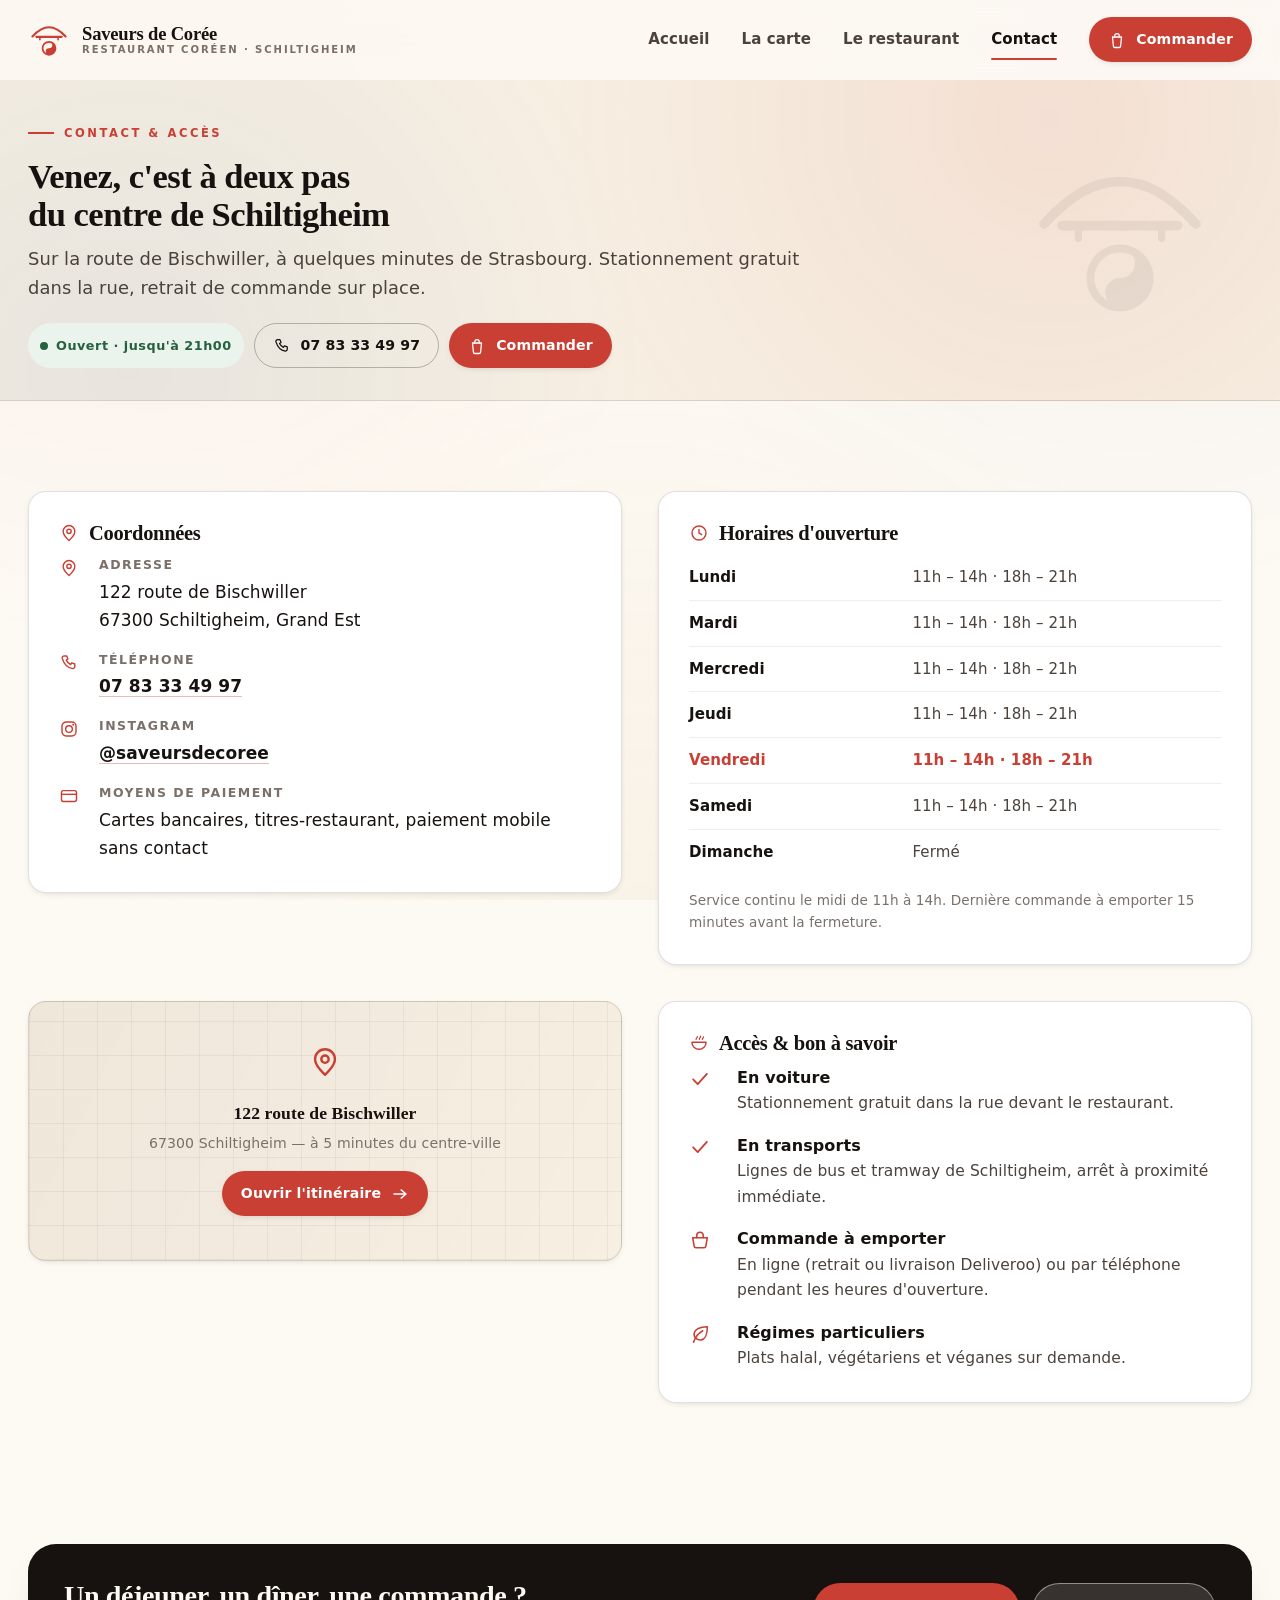
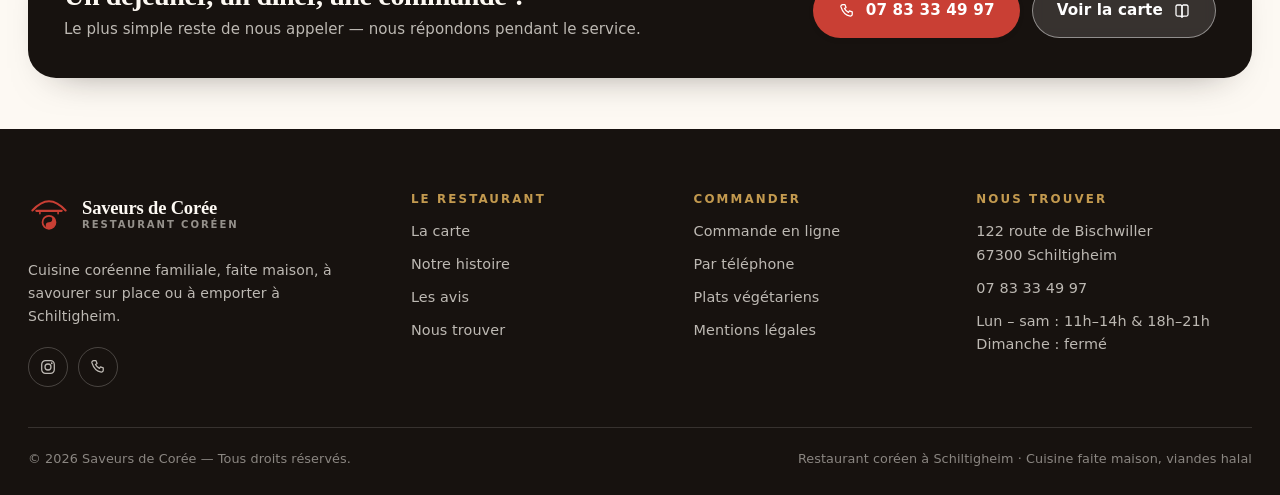
<file: contact.html>
<!DOCTYPE html>
<html lang="fr" data-layout="desktop">
<head>
<meta charset="utf-8">
<meta name="viewport" content="width=device-width, initial-scale=1">
<title>Contact & accès — Saveurs de Corée à Schiltigheim</title>
<meta name="description" content="Adresse, horaires, téléphone et accès : Saveurs de Corée, 122 route de Bischwiller à Schiltigheim (67300). Ouvert du lundi au samedi, 11h–14h et 18h–21h.">
<meta name="theme-color" content="#17120f">
<link rel="canonical" href="https://saveurs-de-coree.fr/contact.html">
<meta property="og:type" content="website">
<meta property="og:locale" content="fr_FR">
<meta property="og:site_name" content="Saveurs de Corée">
<meta property="og:title" content="Contact & accès — Saveurs de Corée">
<meta property="og:description" content="122 route de Bischwiller, 67300 Schiltigheim. Du lundi au samedi, 11h–14h et 18h–21h.">
<meta property="og:image" content="assets/img/og-image.jpg">
<meta name="twitter:card" content="summary_large_image">
<link rel="icon" href="assets/img/favicon.svg" type="image/svg+xml">
<link rel="apple-touch-icon" href="assets/img/favicon.svg">
<link rel="stylesheet" href="assets/css/style.css">
<script type="application/ld+json">
{
  "@context": "https://schema.org",
  "@type": "Restaurant",
  "name": "Saveurs de Corée",
  "telephone": "+33783334997",
  "address": {
    "@type": "PostalAddress",
    "streetAddress": "122 route de Bischwiller",
    "postalCode": "67300",
    "addressLocality": "Schiltigheim",
    "addressCountry": "FR"
  },
  "geo": { "@type": "GeoCoordinates", "latitude": 48.6063631, "longitude": 7.7491099 }
}
</script>
</head>
<body>
<a class="skip-link" href="#contenu">Aller au contenu</a>

<svg aria-hidden="true" focusable="false" style="position:absolute;width:0;height:0;overflow:hidden">
  <defs>
    <symbol id="i-roof" viewBox="0 0 48 48">
      <path d="M5 20c6.6-7.2 12.3-10.6 19-10.6S36.4 12.8 43 20" fill="none" stroke="currentColor" stroke-width="2.4" stroke-linecap="round"/>
      <path d="M9.5 20.4h29" fill="none" stroke="currentColor" stroke-width="2.4" stroke-linecap="round"/>
      <path d="M13.6 20.4v3.2M34.4 20.4v3.2" fill="none" stroke="currentColor" stroke-width="1.8" stroke-linecap="round"/>
      <circle cx="24" cy="33.5" r="7.4" fill="none" stroke="currentColor" stroke-width="2"/>
      <path d="M24 26.1a3.7 3.7 0 0 1 0 7.4 3.7 3.7 0 0 0 0 7.4 7.4 7.4 0 0 0 0-14.8z" fill="currentColor"/>
    </symbol>
    <symbol id="i-bag" viewBox="0 0 24 24"><path d="M6 8h12l-1.2 12.2a2 2 0 0 1-2 1.8H9.2a2 2 0 0 1-2-1.8L6 8z" fill="none" stroke="currentColor" stroke-width="1.7" stroke-linejoin="round"/><path d="M9 8V6.4a3 3 0 0 1 6 0V8" fill="none" stroke="currentColor" stroke-width="1.7" stroke-linecap="round"/></symbol>
    <symbol id="i-phone" viewBox="0 0 24 24"><path d="M6.3 3.5h3l1.4 3.7-2 1.4a11 11 0 0 0 5.2 5.2l1.4-2 3.7 1.4v3a2.5 2.5 0 0 1-2.7 2.5C10.6 18 6 13.4 3.8 6.2A2.5 2.5 0 0 1 6.3 3.5z" fill="none" stroke="currentColor" stroke-width="1.7" stroke-linejoin="round"/></symbol>
    <symbol id="i-pin" viewBox="0 0 24 24"><path d="M12 21s7-6.1 7-11a7 7 0 1 0-14 0c0 4.9 7 11 7 11z" fill="none" stroke="currentColor" stroke-width="1.7" stroke-linejoin="round"/><circle cx="12" cy="10" r="2.6" fill="none" stroke="currentColor" stroke-width="1.7"/></symbol>
    <symbol id="i-clock" viewBox="0 0 24 24"><circle cx="12" cy="12" r="8.4" fill="none" stroke="currentColor" stroke-width="1.7"/><path d="M12 7.6V12l3.2 2" fill="none" stroke="currentColor" stroke-width="1.7" stroke-linecap="round"/></symbol>
    <symbol id="i-arrow" viewBox="0 0 24 24"><path d="M4 12h15m-5.5-5.5L20 12l-6.5 5.5" fill="none" stroke="currentColor" stroke-width="1.8" stroke-linecap="round" stroke-linejoin="round"/></symbol>
    <symbol id="i-check" viewBox="0 0 24 24"><path d="M4.5 12.5l5 5 10-11" fill="none" stroke="currentColor" stroke-width="2" stroke-linecap="round" stroke-linejoin="round"/></symbol>
    <symbol id="i-leaf" viewBox="0 0 24 24"><path d="M20 4S9.5 4 6.5 9.2s2 9.8 6.5 9.4S20 12 20 4z" fill="none" stroke="currentColor" stroke-width="1.7" stroke-linejoin="round"/><path d="M5 21c1.5-5.5 5-9.5 10-12.5" fill="none" stroke="currentColor" stroke-width="1.7" stroke-linecap="round"/></symbol>
    <symbol id="i-bowl" viewBox="0 0 24 24"><path d="M3.5 11h17a8.5 8.5 0 0 1-8.5 8.5A8.5 8.5 0 0 1 3.5 11z" fill="none" stroke="currentColor" stroke-width="1.7" stroke-linejoin="round"/><path d="M8.5 7.5c0-1.4 1.6-1.8 1.6-3.2M12.4 7.5c0-1.7 1.6-2.1 1.6-3.8M16 7.5c0-1.2 1.4-1.6 1.4-2.8" fill="none" stroke="currentColor" stroke-width="1.5" stroke-linecap="round"/></symbol>
    <symbol id="i-takeaway" viewBox="0 0 24 24"><path d="M4 9.5h16l-1.6 9.2a2 2 0 0 1-2 1.7H7.6a2 2 0 0 1-2-1.7L4 9.5z" fill="none" stroke="currentColor" stroke-width="1.7" stroke-linejoin="round"/><path d="M8.5 9.5V7a3.5 3.5 0 0 1 7 0v2.5" fill="none" stroke="currentColor" stroke-width="1.7" stroke-linecap="round"/></symbol>
    <symbol id="i-flame" viewBox="0 0 24 24"><path d="M12 21c3.6 0 6-2.4 6-5.6 0-4.4-4.3-6.6-4.3-10.4-2.2.9-3.4 2.9-3.4 4.8 0 1.6.7 2.4.7 2.4S9 11 8 9.6c-.9 1.4-2 3.2-2 5.8C6 18.6 8.4 21 12 21z" fill="none" stroke="currentColor" stroke-width="1.7" stroke-linejoin="round"/></symbol>
    <symbol id="i-star" viewBox="0 0 24 24"><path d="M12 3.6l2.6 5.4 5.9.8-4.3 4.1 1 5.9-5.2-2.9-5.2 2.9 1-5.9L3.5 9.8l5.9-.8L12 3.6z" fill="currentColor"/></symbol>
    <symbol id="i-instagram" viewBox="0 0 24 24"><rect x="3.6" y="3.6" width="16.8" height="16.8" rx="5" fill="none" stroke="currentColor" stroke-width="1.7"/><circle cx="12" cy="12" r="4" fill="none" stroke="currentColor" stroke-width="1.7"/><circle cx="17" cy="7" r="1.2" fill="currentColor"/></symbol>
    <symbol id="i-close" viewBox="0 0 24 24"><path d="M6 6l12 12M18 6L6 18" fill="none" stroke="currentColor" stroke-width="1.9" stroke-linecap="round"/></symbol>
    <symbol id="i-book" viewBox="0 0 24 24"><path d="M4 5.5A2 2 0 0 1 6 4h4.5A3 3 0 0 1 12 6.7V20a3 3 0 0 0-2.4-1.2H6a2 2 0 0 1-2-2V5.5z" fill="none" stroke="currentColor" stroke-width="1.7" stroke-linejoin="round"/><path d="M20 5.5A2 2 0 0 0 18 4h-4.5A3 3 0 0 0 12 6.7V20a3 3 0 0 1 2.4-1.2H18a2 2 0 0 0 2-2V5.5z" fill="none" stroke="currentColor" stroke-width="1.7" stroke-linejoin="round"/></symbol>
    <symbol id="i-card" viewBox="0 0 24 24"><rect x="3" y="5.5" width="18" height="13" rx="2.4" fill="none" stroke="currentColor" stroke-width="1.7"/><path d="M3 10h18" stroke="currentColor" stroke-width="1.7"/></symbol>
  </defs>
</svg>

<header class="site-header">
  <div class="container header-inner">
    <a class="brand" href="index.html" aria-label="Saveurs de Corée, accueil">
      <svg class="brand__mark" aria-hidden="true"><use href="#i-roof"></use></svg>
      <span class="brand__text">
        <span class="brand__name">Saveurs de Corée</span>
        <span class="brand__sub">Restaurant coréen · Schiltigheim</span>
      </span>
    </a>
    <nav class="nav-desktop" aria-label="Navigation principale">
      <a href="index.html">Accueil</a>
      <a href="carte.html">La carte</a>
      <a href="restaurant.html">Le restaurant</a>
      <a href="contact.html" aria-current="page">Contact</a>
    </nav>
    <div class="header-actions">
      <a class="btn btn--primary btn--sm" href="https://deliveroo.fr/fr/menu/strasbourg/schiltigheim/saveurs-de-coree/" data-order rel="noopener">
        <svg aria-hidden="true"><use href="#i-bag"></use></svg> Commander
      </a>
    </div>
    <button class="nav-toggle" type="button" data-drawer-open aria-expanded="false" aria-controls="drawer" aria-label="Ouvrir le menu">
      <span></span>
    </button>
  </div>
</header>

<div class="drawer" id="drawer" data-drawer aria-hidden="true">
  <div class="drawer__top">
    <a class="brand" href="index.html" aria-label="Saveurs de Corée, accueil">
      <svg class="brand__mark" aria-hidden="true"><use href="#i-roof"></use></svg>
      <span class="brand__text">
        <span class="brand__name">Saveurs de Corée</span>
        <span class="brand__sub">Schiltigheim</span>
      </span>
    </a>
    <button class="drawer__close" type="button" data-drawer-close aria-label="Fermer le menu">
      <svg aria-hidden="true"><use href="#i-close"></use></svg>
    </button>
  </div>
  <nav class="drawer__nav" aria-label="Navigation mobile">
    <a href="index.html">Accueil <span class="kr">홈</span></a>
    <a href="carte.html">La carte <span class="kr">메뉴</span></a>
    <a href="restaurant.html">Le restaurant <span class="kr">소개</span></a>
    <a href="contact.html" aria-current="page">Contact <span class="kr">연락</span></a>
  </nav>
  <div class="drawer__foot">
    <a class="btn btn--primary btn--block" href="https://deliveroo.fr/fr/menu/strasbourg/schiltigheim/saveurs-de-coree/" data-order rel="noopener">
      <svg aria-hidden="true"><use href="#i-bag"></use></svg> Commander en ligne
    </a>
    <a class="btn btn--ghost btn--block" href="tel:+33783334997" data-tel>
      <svg aria-hidden="true"><use href="#i-phone"></use></svg> 07 83 33 49 97
    </a>
    <p class="muted">Lun – sam · 11h–14h &amp; 18h–21h · fermé le dimanche</p>
  </div>
</div>

<main id="contenu">

  <section class="page-hero">
    <svg class="page-hero__mark" aria-hidden="true" focusable="false"><use href="#i-roof"></use></svg>
    <div class="container">
      <p class="eyebrow">Contact &amp; accès</p>
      <h1>Venez, c'est à deux pas du centre de Schiltigheim</h1>
      <p class="lead">Sur la route de Bischwiller, à quelques minutes de Strasbourg. Stationnement gratuit dans la rue, retrait de commande sur place.</p>
      <p style="margin-top:20px; display:flex; gap:10px; flex-wrap:wrap">
        <span class="status" data-status>Horaires</span>
        <a class="btn btn--sm btn--ghost" href="tel:+33783334997" data-tel>
          <svg aria-hidden="true"><use href="#i-phone"></use></svg> 07 83 33 49 97
        </a>
        <a class="btn btn--sm btn--primary" href="https://deliveroo.fr/fr/menu/strasbourg/schiltigheim/saveurs-de-coree/" data-order rel="noopener">
          <svg aria-hidden="true"><use href="#i-bag"></use></svg> Commander
        </a>
      </p>
    </div>
  </section>

  <section class="section">
    <div class="container">
      <div class="info-grid reveal">
        <div class="card">
          <h3><svg aria-hidden="true"><use href="#i-pin"></use></svg> Coordonnées</h3>
          <ul class="contact-list">
            <li>
              <svg aria-hidden="true"><use href="#i-pin"></use></svg>
              <div><strong>Adresse</strong>122 route de Bischwiller<br>67300 Schiltigheim, Grand Est</div>
            </li>
            <li>
              <svg aria-hidden="true"><use href="#i-phone"></use></svg>
              <div><strong>Téléphone</strong><a href="tel:+33783334997" data-tel>07 83 33 49 97</a></div>
            </li>
            <li>
              <svg aria-hidden="true"><use href="#i-instagram"></use></svg>
              <div><strong>Instagram</strong><a href="https://www.instagram.com/saveursdecoree/" data-instagram target="_blank" rel="noopener">@saveursdecoree</a></div>
            </li>
            <li>
              <svg aria-hidden="true"><use href="#i-card"></use></svg>
              <div><strong>Moyens de paiement</strong>Cartes bancaires, titres-restaurant, paiement mobile sans contact</div>
            </li>
          </ul>
        </div>

        <div class="card">
          <h3><svg aria-hidden="true"><use href="#i-clock"></use></svg> Horaires d'ouverture</h3>
          <table class="hours">
            <tbody>
              <tr data-day="1"><th scope="row">Lundi</th><td>11h – 14h · 18h – 21h</td></tr>
              <tr data-day="2"><th scope="row">Mardi</th><td>11h – 14h · 18h – 21h</td></tr>
              <tr data-day="3"><th scope="row">Mercredi</th><td>11h – 14h · 18h – 21h</td></tr>
              <tr data-day="4"><th scope="row">Jeudi</th><td>11h – 14h · 18h – 21h</td></tr>
              <tr data-day="5"><th scope="row">Vendredi</th><td>11h – 14h · 18h – 21h</td></tr>
              <tr data-day="6"><th scope="row">Samedi</th><td>11h – 14h · 18h – 21h</td></tr>
              <tr data-day="0"><th scope="row">Dimanche</th><td>Fermé</td></tr>
            </tbody>
          </table>
          <p class="muted" style="margin-top:14px; font-size:.85rem">Service continu le midi de 11h à 14h. Dernière commande à emporter 15 minutes avant la fermeture.</p>
        </div>
      </div>

      <div class="info-grid" style="margin-top:clamp(20px,3vw,36px)">
        <div class="map-card">
          <div>
            <svg class="map-card__pin" aria-hidden="true"><use href="#i-pin"></use></svg>
            <strong>122 route de Bischwiller</strong>
            <p>67300 Schiltigheim — à 5 minutes du centre-ville</p>
            <a class="btn btn--sm btn--primary" href="https://www.google.com/maps/dir/?api=1&amp;destination=48.6063631,7.7491099" target="_blank" rel="noopener">
              Ouvrir l'itinéraire
              <svg aria-hidden="true"><use href="#i-arrow"></use></svg>
            </a>
          </div>
        </div>

        <div class="card">
          <h3><svg aria-hidden="true"><use href="#i-bowl"></use></svg> Accès &amp; bon à savoir</h3>
          <ul class="value-list" style="margin-top:8px">
            <li>
              <svg aria-hidden="true"><use href="#i-check"></use></svg>
              <span><strong>En voiture</strong>Stationnement gratuit dans la rue devant le restaurant.</span>
            </li>
            <li>
              <svg aria-hidden="true"><use href="#i-check"></use></svg>
              <span><strong>En transports</strong>Lignes de bus et tramway de Schiltigheim, arrêt à proximité immédiate.</span>
            </li>
            <li>
              <svg aria-hidden="true"><use href="#i-takeaway"></use></svg>
              <span><strong>Commande à emporter</strong>En ligne (retrait ou livraison Deliveroo) ou par téléphone pendant les heures d'ouverture.</span>
            </li>
            <li>
              <svg aria-hidden="true"><use href="#i-leaf"></use></svg>
              <span><strong>Régimes particuliers</strong>Plats halal, végétariens et véganes sur demande.</span>
            </li>
          </ul>
        </div>
      </div>
    </div>
  </section>

  <section class="section section--tight">
    <div class="container">
      <div class="cta-band reveal">
        <div>
          <h2>Un déjeuner, un dîner, une commande ?</h2>
          <p>Le plus simple reste de nous appeler — nous répondons pendant le service.</p>
        </div>
        <div class="cta-band__actions">
          <a class="btn btn--primary" href="tel:+33783334997" data-tel>
            <svg aria-hidden="true"><use href="#i-phone"></use></svg> 07 83 33 49 97
          </a>
          <a class="btn btn--light" href="carte.html">Voir la carte
            <svg aria-hidden="true"><use href="#i-book"></use></svg>
          </a>
        </div>
      </div>
    </div>
  </section>

</main>

<footer class="site-footer">
  <div class="container">
    <div class="footer-grid">
      <div class="footer-brand">
        <a class="brand" href="index.html" aria-label="Saveurs de Corée, accueil">
          <svg class="brand__mark" aria-hidden="true"><use href="#i-roof"></use></svg>
          <span class="brand__text">
            <span class="brand__name">Saveurs de Corée</span>
            <span class="brand__sub">Restaurant coréen</span>
          </span>
        </a>
        <p>Cuisine coréenne familiale, faite maison, à savourer sur place ou à emporter à Schiltigheim.</p>
        <div class="social">
          <a href="https://www.instagram.com/saveursdecoree/" data-instagram target="_blank" rel="noopener" aria-label="Instagram de Saveurs de Corée">
            <svg aria-hidden="true"><use href="#i-instagram"></use></svg>
          </a>
          <a href="tel:+33783334997" data-tel aria-label="Appeler le restaurant">
            <svg aria-hidden="true"><use href="#i-phone"></use></svg>
          </a>
        </div>
      </div>
      <div>
        <h4>Le restaurant</h4>
        <ul>
          <li><a href="carte.html">La carte</a></li>
          <li><a href="restaurant.html">Notre histoire</a></li>
          <li><a href="index.html#avis">Les avis</a></li>
          <li><a href="contact.html">Nous trouver</a></li>
        </ul>
      </div>
      <div>
        <h4>Commander</h4>
        <ul>
          <li><a href="https://deliveroo.fr/fr/menu/strasbourg/schiltigheim/saveurs-de-coree/" data-order rel="noopener">Commande en ligne</a></li>
          <li><a href="tel:+33783334997" data-tel>Par téléphone</a></li>
          <li><a href="carte.html#vegetariens">Plats végétariens</a></li>
          <li><a href="mentions-legales.html">Mentions légales</a></li>
        </ul>
      </div>
      <div>
        <h4>Nous trouver</h4>
        <ul>
          <li>122 route de Bischwiller<br>67300 Schiltigheim</li>
          <li><a href="tel:+33783334997" data-tel>07 83 33 49 97</a></li>
          <li>Lun – sam : 11h–14h &amp; 18h–21h<br>Dimanche : fermé</li>
        </ul>
      </div>
    </div>
    <div class="footer-bottom">
      <span>© <span data-year>2026</span> Saveurs de Corée — Tous droits réservés.</span>
      <span>Restaurant coréen à Schiltigheim · Cuisine faite maison, viandes halal</span>
    </div>
  </div>
</footer>

<nav class="action-bar" aria-label="Actions rapides">
  <a href="carte.html"><svg aria-hidden="true"><use href="#i-book"></use></svg><span>La carte</span></a>
  <a href="tel:+33783334997" data-tel><svg aria-hidden="true"><use href="#i-phone"></use></svg><span>Appeler</span></a>
  <a class="is-primary" href="https://deliveroo.fr/fr/menu/strasbourg/schiltigheim/saveurs-de-coree/" data-order rel="noopener"><svg aria-hidden="true"><use href="#i-bag"></use></svg><span>Commander</span></a>
</nav>

<script src="assets/js/site.js" defer></script>
</body>
</html>
</file>
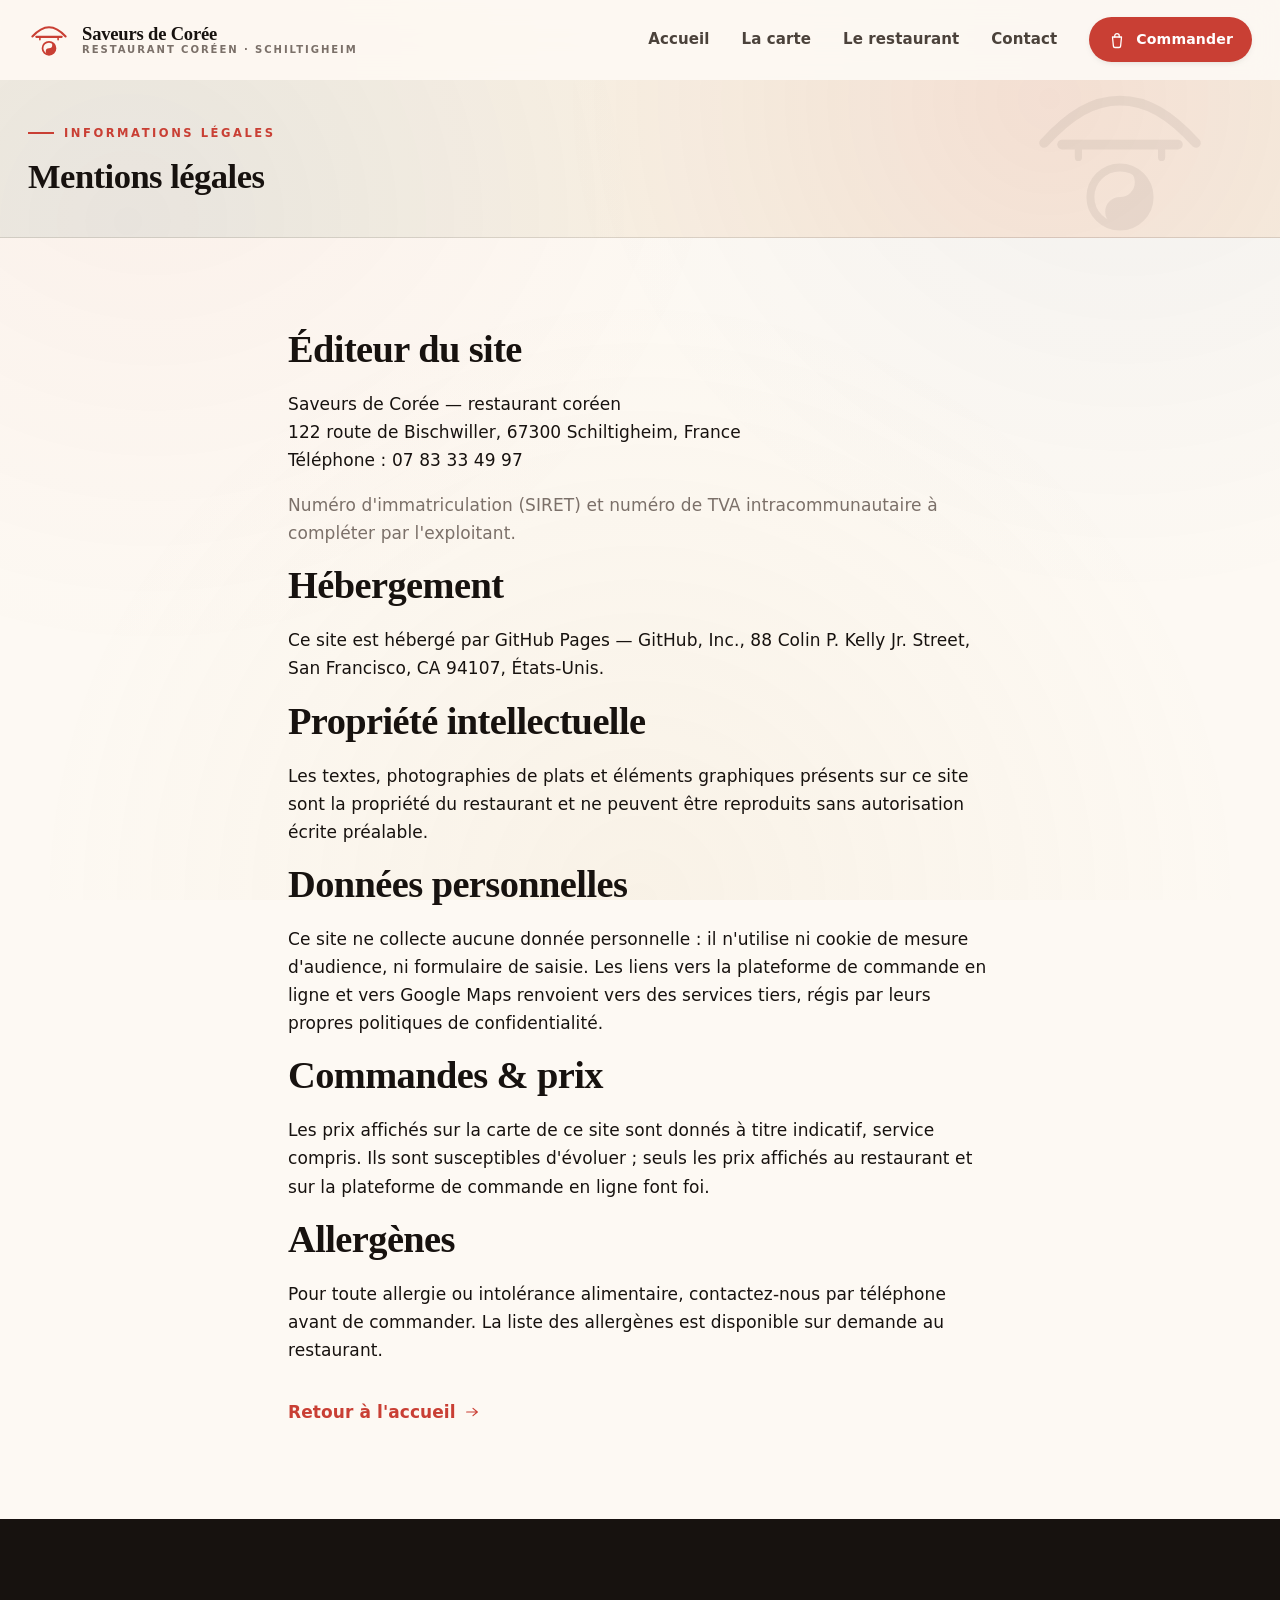
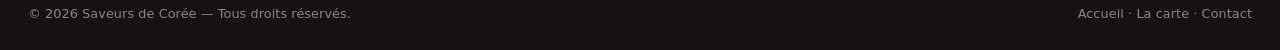
<file: mentions-legales.html>
<!DOCTYPE html>
<html lang="fr" data-layout="desktop">
<head>
<meta charset="utf-8">
<meta name="viewport" content="width=device-width, initial-scale=1">
<title>Mentions légales — Saveurs de Corée</title>
<meta name="description" content="Mentions légales du site du restaurant Saveurs de Corée, 122 route de Bischwiller à Schiltigheim.">
<meta name="robots" content="noindex, follow">
<meta name="theme-color" content="#17120f">
<link rel="icon" href="assets/img/favicon.svg" type="image/svg+xml">
<link rel="stylesheet" href="assets/css/style.css">
</head>
<body>
<a class="skip-link" href="#contenu">Aller au contenu</a>

<svg aria-hidden="true" focusable="false" style="position:absolute;width:0;height:0;overflow:hidden">
  <defs>
    <symbol id="i-roof" viewBox="0 0 48 48">
      <path d="M5 20c6.6-7.2 12.3-10.6 19-10.6S36.4 12.8 43 20" fill="none" stroke="currentColor" stroke-width="2.4" stroke-linecap="round"/>
      <path d="M9.5 20.4h29" fill="none" stroke="currentColor" stroke-width="2.4" stroke-linecap="round"/>
      <path d="M13.6 20.4v3.2M34.4 20.4v3.2" fill="none" stroke="currentColor" stroke-width="1.8" stroke-linecap="round"/>
      <circle cx="24" cy="33.5" r="7.4" fill="none" stroke="currentColor" stroke-width="2"/>
      <path d="M24 26.1a3.7 3.7 0 0 1 0 7.4 3.7 3.7 0 0 0 0 7.4 7.4 7.4 0 0 0 0-14.8z" fill="currentColor"/>
    </symbol>
    <symbol id="i-bag" viewBox="0 0 24 24"><path d="M6 8h12l-1.2 12.2a2 2 0 0 1-2 1.8H9.2a2 2 0 0 1-2-1.8L6 8z" fill="none" stroke="currentColor" stroke-width="1.7" stroke-linejoin="round"/><path d="M9 8V6.4a3 3 0 0 1 6 0V8" fill="none" stroke="currentColor" stroke-width="1.7" stroke-linecap="round"/></symbol>
    <symbol id="i-phone" viewBox="0 0 24 24"><path d="M6.3 3.5h3l1.4 3.7-2 1.4a11 11 0 0 0 5.2 5.2l1.4-2 3.7 1.4v3a2.5 2.5 0 0 1-2.7 2.5C10.6 18 6 13.4 3.8 6.2A2.5 2.5 0 0 1 6.3 3.5z" fill="none" stroke="currentColor" stroke-width="1.7" stroke-linejoin="round"/></symbol>
    <symbol id="i-pin" viewBox="0 0 24 24"><path d="M12 21s7-6.1 7-11a7 7 0 1 0-14 0c0 4.9 7 11 7 11z" fill="none" stroke="currentColor" stroke-width="1.7" stroke-linejoin="round"/><circle cx="12" cy="10" r="2.6" fill="none" stroke="currentColor" stroke-width="1.7"/></symbol>
    <symbol id="i-clock" viewBox="0 0 24 24"><circle cx="12" cy="12" r="8.4" fill="none" stroke="currentColor" stroke-width="1.7"/><path d="M12 7.6V12l3.2 2" fill="none" stroke="currentColor" stroke-width="1.7" stroke-linecap="round"/></symbol>
    <symbol id="i-arrow" viewBox="0 0 24 24"><path d="M4 12h15m-5.5-5.5L20 12l-6.5 5.5" fill="none" stroke="currentColor" stroke-width="1.8" stroke-linecap="round" stroke-linejoin="round"/></symbol>
    <symbol id="i-instagram" viewBox="0 0 24 24"><rect x="3.6" y="3.6" width="16.8" height="16.8" rx="5" fill="none" stroke="currentColor" stroke-width="1.7"/><circle cx="12" cy="12" r="4" fill="none" stroke="currentColor" stroke-width="1.7"/><circle cx="17" cy="7" r="1.2" fill="currentColor"/></symbol>
    <symbol id="i-close" viewBox="0 0 24 24"><path d="M6 6l12 12M18 6L6 18" fill="none" stroke="currentColor" stroke-width="1.9" stroke-linecap="round"/></symbol>
    <symbol id="i-book" viewBox="0 0 24 24"><path d="M4 5.5A2 2 0 0 1 6 4h4.5A3 3 0 0 1 12 6.7V20a3 3 0 0 0-2.4-1.2H6a2 2 0 0 1-2-2V5.5z" fill="none" stroke="currentColor" stroke-width="1.7" stroke-linejoin="round"/><path d="M20 5.5A2 2 0 0 0 18 4h-4.5A3 3 0 0 0 12 6.7V20a3 3 0 0 1 2.4-1.2H18a2 2 0 0 0 2-2V5.5z" fill="none" stroke="currentColor" stroke-width="1.7" stroke-linejoin="round"/></symbol>
  </defs>
</svg>

<header class="site-header">
  <div class="container header-inner">
    <a class="brand" href="index.html" aria-label="Saveurs de Corée, accueil">
      <svg class="brand__mark" aria-hidden="true"><use href="#i-roof"></use></svg>
      <span class="brand__text">
        <span class="brand__name">Saveurs de Corée</span>
        <span class="brand__sub">Restaurant coréen · Schiltigheim</span>
      </span>
    </a>
    <nav class="nav-desktop" aria-label="Navigation principale">
      <a href="index.html">Accueil</a>
      <a href="carte.html">La carte</a>
      <a href="restaurant.html">Le restaurant</a>
      <a href="contact.html">Contact</a>
    </nav>
    <div class="header-actions">
      <a class="btn btn--primary btn--sm" href="https://deliveroo.fr/fr/menu/strasbourg/schiltigheim/saveurs-de-coree/" data-order rel="noopener">
        <svg aria-hidden="true"><use href="#i-bag"></use></svg> Commander
      </a>
    </div>
    <button class="nav-toggle" type="button" data-drawer-open aria-expanded="false" aria-controls="drawer" aria-label="Ouvrir le menu">
      <span></span>
    </button>
  </div>
</header>

<div class="drawer" id="drawer" data-drawer aria-hidden="true">
  <div class="drawer__top">
    <a class="brand" href="index.html" aria-label="Saveurs de Corée, accueil">
      <svg class="brand__mark" aria-hidden="true"><use href="#i-roof"></use></svg>
      <span class="brand__text">
        <span class="brand__name">Saveurs de Corée</span>
        <span class="brand__sub">Schiltigheim</span>
      </span>
    </a>
    <button class="drawer__close" type="button" data-drawer-close aria-label="Fermer le menu">
      <svg aria-hidden="true"><use href="#i-close"></use></svg>
    </button>
  </div>
  <nav class="drawer__nav" aria-label="Navigation mobile">
    <a href="index.html">Accueil <span class="kr">홈</span></a>
    <a href="carte.html">La carte <span class="kr">메뉴</span></a>
    <a href="restaurant.html">Le restaurant <span class="kr">소개</span></a>
    <a href="contact.html">Contact <span class="kr">연락</span></a>
  </nav>
  <div class="drawer__foot">
    <a class="btn btn--primary btn--block" href="https://deliveroo.fr/fr/menu/strasbourg/schiltigheim/saveurs-de-coree/" data-order rel="noopener">
      <svg aria-hidden="true"><use href="#i-bag"></use></svg> Commander en ligne
    </a>
    <a class="btn btn--ghost btn--block" href="tel:+33783334997" data-tel>
      <svg aria-hidden="true"><use href="#i-phone"></use></svg> 07 83 33 49 97
    </a>
  </div>
</div>

<main id="contenu">
  <section class="page-hero">
    <svg class="page-hero__mark" aria-hidden="true" focusable="false"><use href="#i-roof"></use></svg>
    <div class="container">
      <p class="eyebrow">Informations légales</p>
      <h1>Mentions légales</h1>
    </div>
  </section>

  <section class="section">
    <div class="container" style="max-width:760px">
      <h2>Éditeur du site</h2>
      <p>Saveurs de Corée — restaurant coréen<br>
      122 route de Bischwiller, 67300 Schiltigheim, France<br>
      Téléphone : <a href="tel:+33783334997" data-tel>07 83 33 49 97</a></p>
      <p class="muted">Numéro d'immatriculation (SIRET) et numéro de TVA intracommunautaire à compléter par l'exploitant.</p>

      <h2>Hébergement</h2>
      <p>Ce site est hébergé par GitHub Pages — GitHub, Inc., 88 Colin P. Kelly Jr. Street, San Francisco, CA 94107, États-Unis.</p>

      <h2>Propriété intellectuelle</h2>
      <p>Les textes, photographies de plats et éléments graphiques présents sur ce site sont la propriété du restaurant et ne peuvent être reproduits sans autorisation écrite préalable.</p>

      <h2>Données personnelles</h2>
      <p>Ce site ne collecte aucune donnée personnelle : il n'utilise ni cookie de mesure d'audience, ni formulaire de saisie. Les liens vers la plateforme de commande en ligne et vers Google Maps renvoient vers des services tiers, régis par leurs propres politiques de confidentialité.</p>

      <h2>Commandes &amp; prix</h2>
      <p>Les prix affichés sur la carte de ce site sont donnés à titre indicatif, service compris. Ils sont susceptibles d'évoluer ; seuls les prix affichés au restaurant et sur la plateforme de commande en ligne font foi.</p>

      <h2>Allergènes</h2>
      <p>Pour toute allergie ou intolérance alimentaire, contactez-nous par téléphone avant de commander. La liste des allergènes est disponible sur demande au restaurant.</p>

      <p style="margin-top:34px"><a class="link-arrow" href="index.html">Retour à l'accueil
        <svg aria-hidden="true"><use href="#i-arrow"></use></svg>
      </a></p>
    </div>
  </section>
</main>

<footer class="site-footer">
  <div class="container">
    <div class="footer-bottom" style="margin-top:0; border-top:0">
      <span>© <span data-year>2026</span> Saveurs de Corée — Tous droits réservés.</span>
      <span><a href="index.html">Accueil</a> · <a href="carte.html">La carte</a> · <a href="contact.html">Contact</a></span>
    </div>
  </div>
</footer>

<nav class="action-bar" aria-label="Actions rapides">
  <a href="carte.html"><svg aria-hidden="true"><use href="#i-book"></use></svg><span>La carte</span></a>
  <a href="tel:+33783334997" data-tel><svg aria-hidden="true"><use href="#i-phone"></use></svg><span>Appeler</span></a>
  <a class="is-primary" href="https://deliveroo.fr/fr/menu/strasbourg/schiltigheim/saveurs-de-coree/" data-order rel="noopener"><svg aria-hidden="true"><use href="#i-bag"></use></svg><span>Commander</span></a>
</nav>

<script src="assets/js/site.js" defer></script>
</body>
</html>
</file>
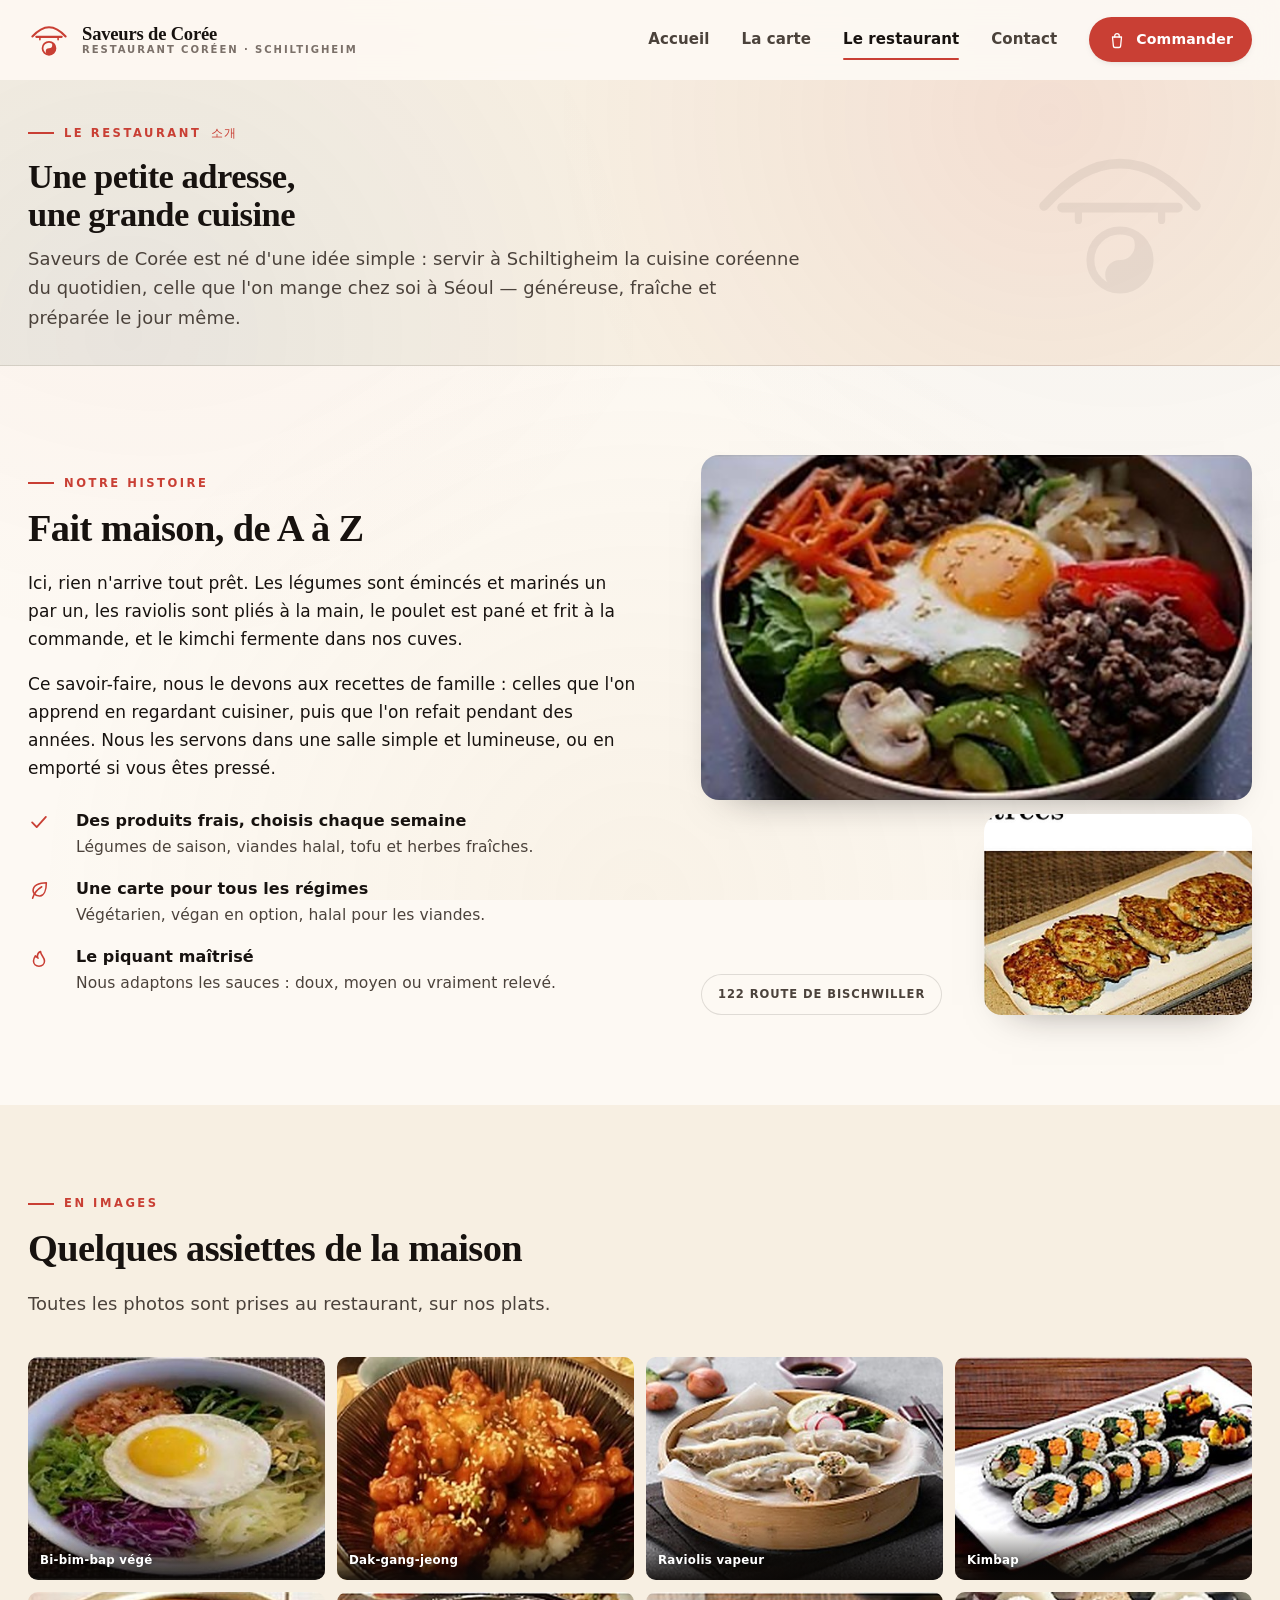
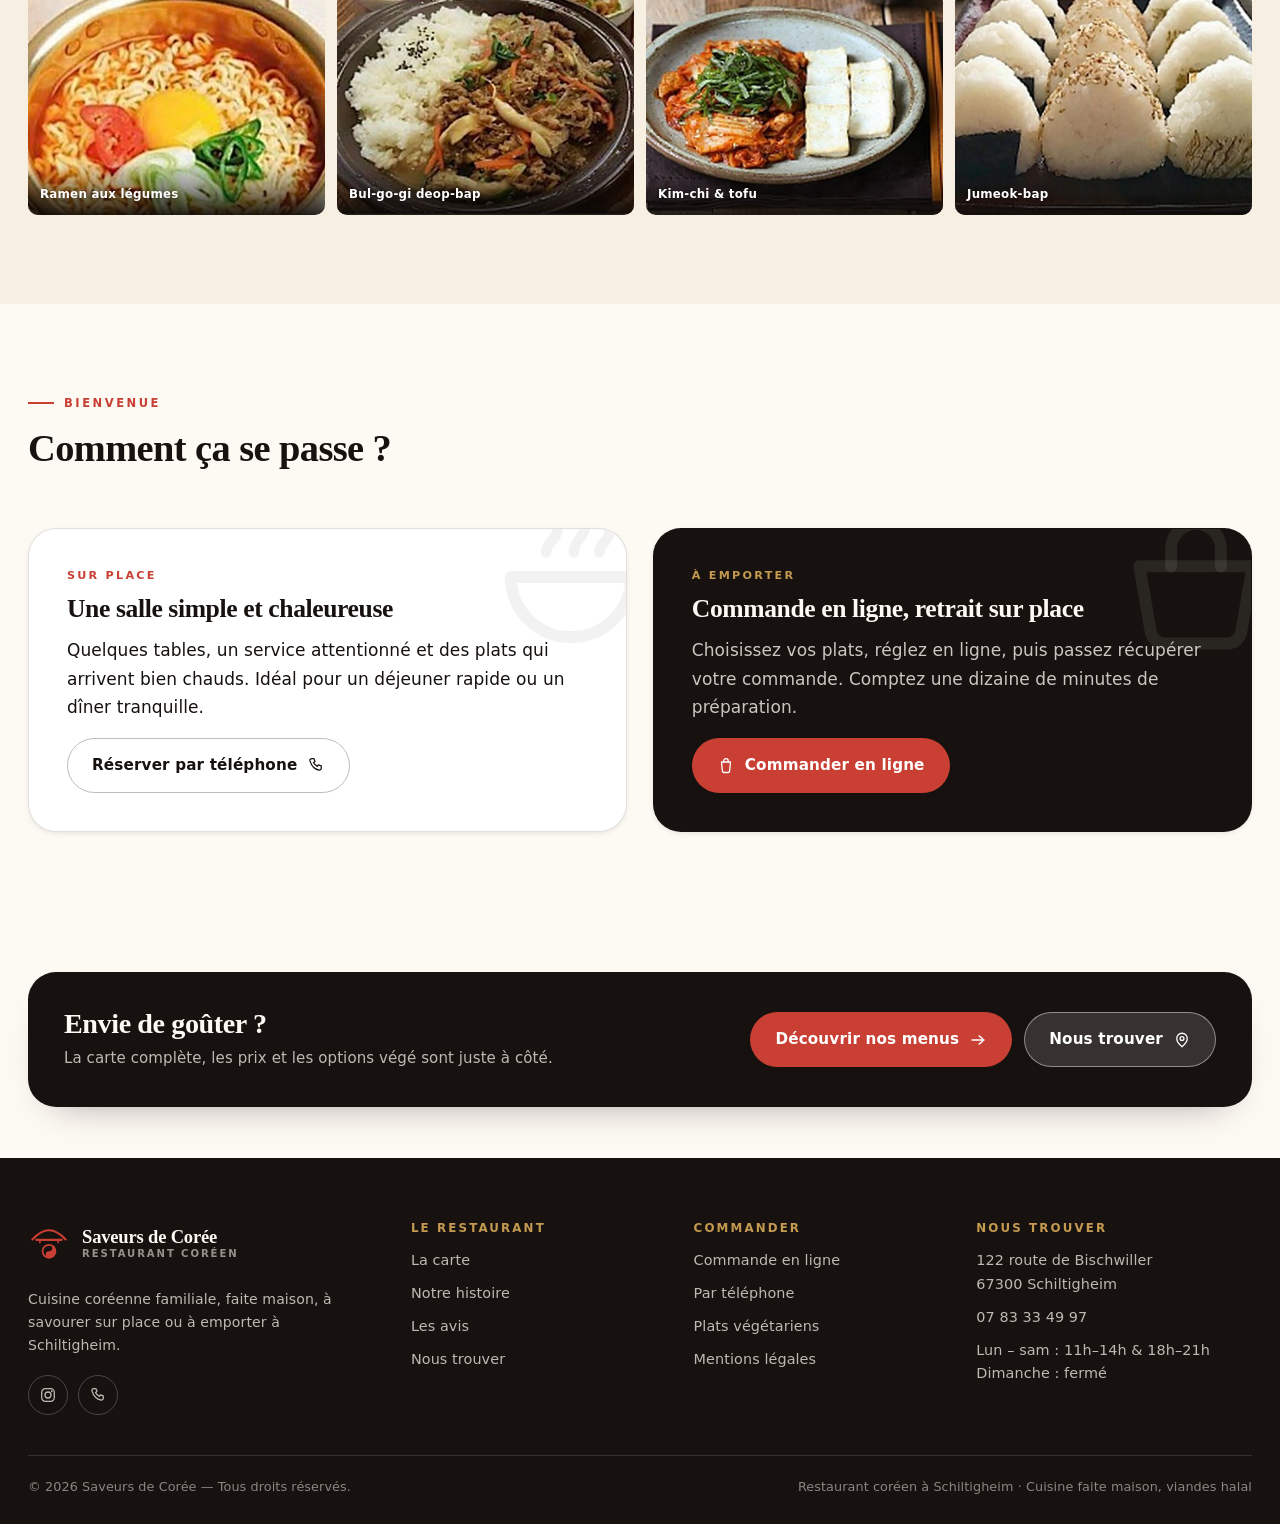
<file: restaurant.html>
<!DOCTYPE html>
<html lang="fr" data-layout="desktop">
<head>
<meta charset="utf-8">
<meta name="viewport" content="width=device-width, initial-scale=1">
<title>Le restaurant — Saveurs de Corée, cuisine coréenne faite maison à Schiltigheim</title>
<meta name="description" content="L'histoire de Saveurs de Corée à Schiltigheim : une cuisine coréenne familiale, faite maison, halal et végétarienne, à consommer sur place ou à emporter.">
<meta name="theme-color" content="#17120f">
<link rel="canonical" href="https://saveurs-de-coree.fr/restaurant.html">
<meta property="og:type" content="website">
<meta property="og:locale" content="fr_FR">
<meta property="og:site_name" content="Saveurs de Corée">
<meta property="og:title" content="Le restaurant — Saveurs de Corée">
<meta property="og:description" content="Une cuisine coréenne familiale et faite maison, au cœur de Schiltigheim.">
<meta property="og:image" content="assets/img/og-image.jpg">
<meta name="twitter:card" content="summary_large_image">
<link rel="icon" href="assets/img/favicon.svg" type="image/svg+xml">
<link rel="apple-touch-icon" href="assets/img/favicon.svg">
<link rel="stylesheet" href="assets/css/style.css">
</head>
<body>
<a class="skip-link" href="#contenu">Aller au contenu</a>

<svg aria-hidden="true" focusable="false" style="position:absolute;width:0;height:0;overflow:hidden">
  <defs>
    <symbol id="i-roof" viewBox="0 0 48 48">
      <path d="M5 20c6.6-7.2 12.3-10.6 19-10.6S36.4 12.8 43 20" fill="none" stroke="currentColor" stroke-width="2.4" stroke-linecap="round"/>
      <path d="M9.5 20.4h29" fill="none" stroke="currentColor" stroke-width="2.4" stroke-linecap="round"/>
      <path d="M13.6 20.4v3.2M34.4 20.4v3.2" fill="none" stroke="currentColor" stroke-width="1.8" stroke-linecap="round"/>
      <circle cx="24" cy="33.5" r="7.4" fill="none" stroke="currentColor" stroke-width="2"/>
      <path d="M24 26.1a3.7 3.7 0 0 1 0 7.4 3.7 3.7 0 0 0 0 7.4 7.4 7.4 0 0 0 0-14.8z" fill="currentColor"/>
    </symbol>
    <symbol id="i-bag" viewBox="0 0 24 24"><path d="M6 8h12l-1.2 12.2a2 2 0 0 1-2 1.8H9.2a2 2 0 0 1-2-1.8L6 8z" fill="none" stroke="currentColor" stroke-width="1.7" stroke-linejoin="round"/><path d="M9 8V6.4a3 3 0 0 1 6 0V8" fill="none" stroke="currentColor" stroke-width="1.7" stroke-linecap="round"/></symbol>
    <symbol id="i-phone" viewBox="0 0 24 24"><path d="M6.3 3.5h3l1.4 3.7-2 1.4a11 11 0 0 0 5.2 5.2l1.4-2 3.7 1.4v3a2.5 2.5 0 0 1-2.7 2.5C10.6 18 6 13.4 3.8 6.2A2.5 2.5 0 0 1 6.3 3.5z" fill="none" stroke="currentColor" stroke-width="1.7" stroke-linejoin="round"/></symbol>
    <symbol id="i-pin" viewBox="0 0 24 24"><path d="M12 21s7-6.1 7-11a7 7 0 1 0-14 0c0 4.9 7 11 7 11z" fill="none" stroke="currentColor" stroke-width="1.7" stroke-linejoin="round"/><circle cx="12" cy="10" r="2.6" fill="none" stroke="currentColor" stroke-width="1.7"/></symbol>
    <symbol id="i-clock" viewBox="0 0 24 24"><circle cx="12" cy="12" r="8.4" fill="none" stroke="currentColor" stroke-width="1.7"/><path d="M12 7.6V12l3.2 2" fill="none" stroke="currentColor" stroke-width="1.7" stroke-linecap="round"/></symbol>
    <symbol id="i-arrow" viewBox="0 0 24 24"><path d="M4 12h15m-5.5-5.5L20 12l-6.5 5.5" fill="none" stroke="currentColor" stroke-width="1.8" stroke-linecap="round" stroke-linejoin="round"/></symbol>
    <symbol id="i-check" viewBox="0 0 24 24"><path d="M4.5 12.5l5 5 10-11" fill="none" stroke="currentColor" stroke-width="2" stroke-linecap="round" stroke-linejoin="round"/></symbol>
    <symbol id="i-leaf" viewBox="0 0 24 24"><path d="M20 4S9.5 4 6.5 9.2s2 9.8 6.5 9.4S20 12 20 4z" fill="none" stroke="currentColor" stroke-width="1.7" stroke-linejoin="round"/><path d="M5 21c1.5-5.5 5-9.5 10-12.5" fill="none" stroke="currentColor" stroke-width="1.7" stroke-linecap="round"/></symbol>
    <symbol id="i-bowl" viewBox="0 0 24 24"><path d="M3.5 11h17a8.5 8.5 0 0 1-8.5 8.5A8.5 8.5 0 0 1 3.5 11z" fill="none" stroke="currentColor" stroke-width="1.7" stroke-linejoin="round"/><path d="M8.5 7.5c0-1.4 1.6-1.8 1.6-3.2M12.4 7.5c0-1.7 1.6-2.1 1.6-3.8M16 7.5c0-1.2 1.4-1.6 1.4-2.8" fill="none" stroke="currentColor" stroke-width="1.5" stroke-linecap="round"/></symbol>
    <symbol id="i-takeaway" viewBox="0 0 24 24"><path d="M4 9.5h16l-1.6 9.2a2 2 0 0 1-2 1.7H7.6a2 2 0 0 1-2-1.7L4 9.5z" fill="none" stroke="currentColor" stroke-width="1.7" stroke-linejoin="round"/><path d="M8.5 9.5V7a3.5 3.5 0 0 1 7 0v2.5" fill="none" stroke="currentColor" stroke-width="1.7" stroke-linecap="round"/></symbol>
    <symbol id="i-flame" viewBox="0 0 24 24"><path d="M12 21c3.6 0 6-2.4 6-5.6 0-4.4-4.3-6.6-4.3-10.4-2.2.9-3.4 2.9-3.4 4.8 0 1.6.7 2.4.7 2.4S9 11 8 9.6c-.9 1.4-2 3.2-2 5.8C6 18.6 8.4 21 12 21z" fill="none" stroke="currentColor" stroke-width="1.7" stroke-linejoin="round"/></symbol>
    <symbol id="i-star" viewBox="0 0 24 24"><path d="M12 3.6l2.6 5.4 5.9.8-4.3 4.1 1 5.9-5.2-2.9-5.2 2.9 1-5.9L3.5 9.8l5.9-.8L12 3.6z" fill="currentColor"/></symbol>
    <symbol id="i-instagram" viewBox="0 0 24 24"><rect x="3.6" y="3.6" width="16.8" height="16.8" rx="5" fill="none" stroke="currentColor" stroke-width="1.7"/><circle cx="12" cy="12" r="4" fill="none" stroke="currentColor" stroke-width="1.7"/><circle cx="17" cy="7" r="1.2" fill="currentColor"/></symbol>
    <symbol id="i-close" viewBox="0 0 24 24"><path d="M6 6l12 12M18 6L6 18" fill="none" stroke="currentColor" stroke-width="1.9" stroke-linecap="round"/></symbol>
    <symbol id="i-book" viewBox="0 0 24 24"><path d="M4 5.5A2 2 0 0 1 6 4h4.5A3 3 0 0 1 12 6.7V20a3 3 0 0 0-2.4-1.2H6a2 2 0 0 1-2-2V5.5z" fill="none" stroke="currentColor" stroke-width="1.7" stroke-linejoin="round"/><path d="M20 5.5A2 2 0 0 0 18 4h-4.5A3 3 0 0 0 12 6.7V20a3 3 0 0 1 2.4-1.2H18a2 2 0 0 0 2-2V5.5z" fill="none" stroke="currentColor" stroke-width="1.7" stroke-linejoin="round"/></symbol>
    <symbol id="i-card" viewBox="0 0 24 24"><rect x="3" y="5.5" width="18" height="13" rx="2.4" fill="none" stroke="currentColor" stroke-width="1.7"/><path d="M3 10h18" stroke="currentColor" stroke-width="1.7"/></symbol>
  </defs>
</svg>

<header class="site-header">
  <div class="container header-inner">
    <a class="brand" href="index.html" aria-label="Saveurs de Corée, accueil">
      <svg class="brand__mark" aria-hidden="true"><use href="#i-roof"></use></svg>
      <span class="brand__text">
        <span class="brand__name">Saveurs de Corée</span>
        <span class="brand__sub">Restaurant coréen · Schiltigheim</span>
      </span>
    </a>
    <nav class="nav-desktop" aria-label="Navigation principale">
      <a href="index.html">Accueil</a>
      <a href="carte.html">La carte</a>
      <a href="restaurant.html" aria-current="page">Le restaurant</a>
      <a href="contact.html">Contact</a>
    </nav>
    <div class="header-actions">
      <a class="btn btn--primary btn--sm" href="https://deliveroo.fr/fr/menu/strasbourg/schiltigheim/saveurs-de-coree/" data-order rel="noopener">
        <svg aria-hidden="true"><use href="#i-bag"></use></svg> Commander
      </a>
    </div>
    <button class="nav-toggle" type="button" data-drawer-open aria-expanded="false" aria-controls="drawer" aria-label="Ouvrir le menu">
      <span></span>
    </button>
  </div>
</header>

<div class="drawer" id="drawer" data-drawer aria-hidden="true">
  <div class="drawer__top">
    <a class="brand" href="index.html" aria-label="Saveurs de Corée, accueil">
      <svg class="brand__mark" aria-hidden="true"><use href="#i-roof"></use></svg>
      <span class="brand__text">
        <span class="brand__name">Saveurs de Corée</span>
        <span class="brand__sub">Schiltigheim</span>
      </span>
    </a>
    <button class="drawer__close" type="button" data-drawer-close aria-label="Fermer le menu">
      <svg aria-hidden="true"><use href="#i-close"></use></svg>
    </button>
  </div>
  <nav class="drawer__nav" aria-label="Navigation mobile">
    <a href="index.html">Accueil <span class="kr">홈</span></a>
    <a href="carte.html">La carte <span class="kr">메뉴</span></a>
    <a href="restaurant.html" aria-current="page">Le restaurant <span class="kr">소개</span></a>
    <a href="contact.html">Contact <span class="kr">연락</span></a>
  </nav>
  <div class="drawer__foot">
    <a class="btn btn--primary btn--block" href="https://deliveroo.fr/fr/menu/strasbourg/schiltigheim/saveurs-de-coree/" data-order rel="noopener">
      <svg aria-hidden="true"><use href="#i-bag"></use></svg> Commander en ligne
    </a>
    <a class="btn btn--ghost btn--block" href="tel:+33783334997" data-tel>
      <svg aria-hidden="true"><use href="#i-phone"></use></svg> 07 83 33 49 97
    </a>
    <p class="muted">Lun – sam · 11h–14h &amp; 18h–21h · fermé le dimanche</p>
  </div>
</div>

<main id="contenu">

  <section class="page-hero">
    <svg class="page-hero__mark" aria-hidden="true" focusable="false"><use href="#i-roof"></use></svg>
    <div class="container">
      <p class="eyebrow">Le restaurant <span class="kr" style="text-transform:none">소개</span></p>
      <h1>Une petite adresse, une grande cuisine</h1>
      <p class="lead">Saveurs de Corée est né d'une idée simple : servir à Schiltigheim la cuisine coréenne du quotidien, celle que l'on mange chez soi à Séoul — généreuse, fraîche et préparée le jour même.</p>
    </div>
  </section>

  <section class="section">
    <div class="container split reveal">
      <div>
        <p class="eyebrow">Notre histoire</p>
        <h2>Fait maison, de A à Z</h2>
        <p>Ici, rien n'arrive tout prêt. Les légumes sont émincés et marinés un par un, les raviolis sont pliés à la main, le poulet est pané et frit à la commande, et le kimchi fermente dans nos cuves.</p>
        <p>Ce savoir-faire, nous le devons aux recettes de famille : celles que l'on apprend en regardant cuisiner, puis que l'on refait pendant des années. Nous les servons dans une salle simple et lumineuse, ou en emporté si vous êtes pressé.</p>
        <ul class="value-list">
          <li>
            <svg aria-hidden="true"><use href="#i-check"></use></svg>
            <span><strong>Des produits frais, choisis chaque semaine</strong>Légumes de saison, viandes halal, tofu et herbes fraîches.</span>
          </li>
          <li>
            <svg aria-hidden="true"><use href="#i-leaf"></use></svg>
            <span><strong>Une carte pour tous les régimes</strong>Végétarien, végan en option, halal pour les viandes.</span>
          </li>
          <li>
            <svg aria-hidden="true"><use href="#i-flame"></use></svg>
            <span><strong>Le piquant maîtrisé</strong>Nous adaptons les sauces : doux, moyen ou vraiment relevé.</span>
          </li>
        </ul>
      </div>
      <div class="split__media">
        <img src="assets/img/plats/bibimbap-boeuf.jpg" width="484" height="310" loading="lazy" decoding="async" alt="Bi-bim-bap au bœuf halal, œuf au plat et légumes assaisonnés">
        <img src="assets/img/plats/modeumjeon.jpg" width="530" height="350" loading="lazy" decoding="async" alt="Galettes de légumes coréennes mo-deum-jeon">
        <span class="split__badge">122 route de Bischwiller</span>
      </div>
    </div>
  </section>

  <section class="section section--paper2">
    <div class="container">
      <div class="section-head reveal">
        <div>
          <p class="eyebrow">En images</p>
          <h2>Quelques assiettes de la maison</h2>
          <p class="lead">Toutes les photos sont prises au restaurant, sur nos plats.</p>
        </div>
      </div>
      <div class="gallery reveal">
        <figure>
          <img src="assets/img/plats/bibimbap-vege.jpg" width="490" height="314" loading="lazy" decoding="async" alt="Bi-bim-bap végétarien, riz et légumes colorés">
          <figcaption>Bi-bim-bap végé</figcaption>
        </figure>
        <figure>
          <img src="assets/img/plats/dakgangjeong.jpg" width="478" height="306" loading="lazy" decoding="async" alt="Poulet frit coréen dak-gang-jeong">
          <figcaption>Dak-gang-jeong</figcaption>
        </figure>
        <figure>
          <img src="assets/img/plats/raviolis.jpg" width="476" height="306" loading="lazy" decoding="async" alt="Raviolis coréens vapeur">
          <figcaption>Raviolis vapeur</figcaption>
        </figure>
        <figure>
          <img src="assets/img/plats/kimbap.jpg" width="478" height="304" loading="lazy" decoding="async" alt="Kimbap, rouleaux de riz coréens">
          <figcaption>Kimbap</figcaption>
        </figure>
        <figure>
          <img src="assets/img/plats/ramen-legumes.jpg" width="520" height="328" loading="lazy" decoding="async" alt="Ramen aux légumes épicé">
          <figcaption>Ramen aux légumes</figcaption>
        </figure>
        <figure>
          <img src="assets/img/plats/bulgogi-deopbap.jpg" width="488" height="312" loading="lazy" decoding="async" alt="Bœuf bul-go-gi et riz">
          <figcaption>Bul-go-gi deop-bap</figcaption>
        </figure>
        <figure>
          <img src="assets/img/plats/kimchi-tofu.jpg" width="478" height="310" loading="lazy" decoding="async" alt="Kimchi et tofu frit">
          <figcaption>Kim-chi &amp; tofu</figcaption>
        </figure>
        <figure>
          <img src="assets/img/plats/jumeokbap.jpg" width="494" height="310" loading="lazy" decoding="async" alt="Boules de riz jumeok-bap">
          <figcaption>Jumeok-bap</figcaption>
        </figure>
      </div>
    </div>
  </section>

  <section class="section">
    <div class="container">
      <div class="section-head reveal">
        <div>
          <p class="eyebrow">Bienvenue</p>
          <h2>Comment ça se passe ?</h2>
        </div>
      </div>
      <div class="choice-grid reveal">
        <div class="choice">
          <svg class="choice__glyph" aria-hidden="true"><use href="#i-bowl"></use></svg>
          <p class="choice__kicker">Sur place</p>
          <h3>Une salle simple et chaleureuse</h3>
          <p>Quelques tables, un service attentionné et des plats qui arrivent bien chauds. Idéal pour un déjeuner rapide ou un dîner tranquille.</p>
          <a class="btn btn--ghost" href="contact.html">Réserver par téléphone
            <svg aria-hidden="true"><use href="#i-phone"></use></svg>
          </a>
        </div>
        <div class="choice choice--accent">
          <svg class="choice__glyph" aria-hidden="true"><use href="#i-takeaway"></use></svg>
          <p class="choice__kicker">À emporter</p>
          <h3>Commande en ligne, retrait sur place</h3>
          <p>Choisissez vos plats, réglez en ligne, puis passez récupérer votre commande. Comptez une dizaine de minutes de préparation.</p>
          <a class="btn btn--primary" href="https://deliveroo.fr/fr/menu/strasbourg/schiltigheim/saveurs-de-coree/" data-order rel="noopener">
            <svg aria-hidden="true"><use href="#i-bag"></use></svg> Commander en ligne
          </a>
        </div>
      </div>
    </div>
  </section>

  <section class="section section--tight">
    <div class="container">
      <div class="cta-band reveal">
        <div>
          <h2>Envie de goûter ?</h2>
          <p>La carte complète, les prix et les options végé sont juste à côté.</p>
        </div>
        <div class="cta-band__actions">
          <a class="btn btn--primary" href="carte.html">Découvrir nos menus
            <svg aria-hidden="true"><use href="#i-arrow"></use></svg>
          </a>
          <a class="btn btn--light" href="contact.html">Nous trouver
            <svg aria-hidden="true"><use href="#i-pin"></use></svg>
          </a>
        </div>
      </div>
    </div>
  </section>

</main>

<footer class="site-footer">
  <div class="container">
    <div class="footer-grid">
      <div class="footer-brand">
        <a class="brand" href="index.html" aria-label="Saveurs de Corée, accueil">
          <svg class="brand__mark" aria-hidden="true"><use href="#i-roof"></use></svg>
          <span class="brand__text">
            <span class="brand__name">Saveurs de Corée</span>
            <span class="brand__sub">Restaurant coréen</span>
          </span>
        </a>
        <p>Cuisine coréenne familiale, faite maison, à savourer sur place ou à emporter à Schiltigheim.</p>
        <div class="social">
          <a href="https://www.instagram.com/saveursdecoree/" data-instagram target="_blank" rel="noopener" aria-label="Instagram de Saveurs de Corée">
            <svg aria-hidden="true"><use href="#i-instagram"></use></svg>
          </a>
          <a href="tel:+33783334997" data-tel aria-label="Appeler le restaurant">
            <svg aria-hidden="true"><use href="#i-phone"></use></svg>
          </a>
        </div>
      </div>
      <div>
        <h4>Le restaurant</h4>
        <ul>
          <li><a href="carte.html">La carte</a></li>
          <li><a href="restaurant.html">Notre histoire</a></li>
          <li><a href="index.html#avis">Les avis</a></li>
          <li><a href="contact.html">Nous trouver</a></li>
        </ul>
      </div>
      <div>
        <h4>Commander</h4>
        <ul>
          <li><a href="https://deliveroo.fr/fr/menu/strasbourg/schiltigheim/saveurs-de-coree/" data-order rel="noopener">Commande en ligne</a></li>
          <li><a href="tel:+33783334997" data-tel>Par téléphone</a></li>
          <li><a href="carte.html#vegetariens">Plats végétariens</a></li>
          <li><a href="mentions-legales.html">Mentions légales</a></li>
        </ul>
      </div>
      <div>
        <h4>Nous trouver</h4>
        <ul>
          <li>122 route de Bischwiller<br>67300 Schiltigheim</li>
          <li><a href="tel:+33783334997" data-tel>07 83 33 49 97</a></li>
          <li>Lun – sam : 11h–14h &amp; 18h–21h<br>Dimanche : fermé</li>
        </ul>
      </div>
    </div>
    <div class="footer-bottom">
      <span>© <span data-year>2026</span> Saveurs de Corée — Tous droits réservés.</span>
      <span>Restaurant coréen à Schiltigheim · Cuisine faite maison, viandes halal</span>
    </div>
  </div>
</footer>

<nav class="action-bar" aria-label="Actions rapides">
  <a href="carte.html"><svg aria-hidden="true"><use href="#i-book"></use></svg><span>La carte</span></a>
  <a href="tel:+33783334997" data-tel><svg aria-hidden="true"><use href="#i-phone"></use></svg><span>Appeler</span></a>
  <a class="is-primary" href="https://deliveroo.fr/fr/menu/strasbourg/schiltigheim/saveurs-de-coree/" data-order rel="noopener"><svg aria-hidden="true"><use href="#i-bag"></use></svg><span>Commander</span></a>
</nav>

<script src="assets/js/site.js" defer></script>
</body>
</html>
</file>
<file: assets/css/style.css>
/* ==========================================================================
   Saveurs de Corée — Restaurant coréen à Schiltigheim
   Feuille de style unique. Deux mises en page : desktop et mobile,
   pilotées par html[data-layout] (détection JS) + media queries (repli sans JS).
   ========================================================================== */

/* --------------------------------------------------------------------------
   1. Jetons de design
   -------------------------------------------------------------------------- */
:root {
  --ink: #17120f;
  --ink-soft: #4b423b;
  --ink-mute: #7b7069;
  --paper: #fdf9f3;
  --paper-2: #f7efe2;
  --paper-3: #efe1cd;
  --red: #c93f34;
  --red-dark: #a32c24;
  --red-soft: #f6e2de;
  --blue: #1f4f9e;
  --gold: #c39a4f;
  --green: #2f7a58;
  --line: rgba(23, 18, 15, 0.13);
  --line-soft: rgba(23, 18, 15, 0.07);
  --radius-s: 10px;
  --radius: 18px;
  --radius-l: 28px;
  --shadow-s: 0 2px 10px -6px rgba(23, 18, 15, 0.4);
  --shadow: 0 18px 40px -28px rgba(23, 18, 15, 0.55);
  --shadow-l: 0 30px 70px -40px rgba(23, 18, 15, 0.6);
  --max: 1280px;
  --gutter: 28px;
  --header-h: 76px;
  --serif: "Iowan Old Style", "Palatino Linotype", Palatino, "Book Antiqua", Georgia, "Times New Roman", serif;
  --sans: ui-sans-serif, system-ui, -apple-system, "Segoe UI", Roboto, Helvetica, Arial, sans-serif;
  --kr: "Apple SD Gothic Neo", "Malgun Gothic", "Noto Sans KR", "Nanum Gothic", sans-serif;
  --ease: cubic-bezier(0.22, 0.61, 0.36, 1);
}

/* --------------------------------------------------------------------------
   2. Reset + base
   -------------------------------------------------------------------------- */
*,
*::before,
*::after { box-sizing: border-box; }

html {
  -webkit-text-size-adjust: 100%;
  scroll-behavior: smooth;
  scroll-padding-top: calc(var(--header-h) + 64px);
}

body {
  margin: 0;
  background-color: var(--paper);
  color: var(--ink);
  font-family: var(--sans);
  font-size: 17px;
  line-height: 1.65;
  letter-spacing: 0.005em;
  -webkit-font-smoothing: antialiased;
  overflow-x: hidden;
}

/* texture papier très discrète, sans image externe */
body::before {
  content: "";
  position: fixed;
  inset: 0;
  pointer-events: none;
  z-index: 0;
  background-image:
    radial-gradient(circle at 12% 8%, rgba(201, 63, 52, 0.05), transparent 42%),
    radial-gradient(circle at 88% 4%, rgba(31, 79, 158, 0.05), transparent 40%),
    radial-gradient(circle at 50% 100%, rgba(195, 154, 79, 0.07), transparent 55%);
}

img { max-width: 100%; height: auto; display: block; }

a { color: inherit; text-decoration: none; }

button { font: inherit; color: inherit; }

h1, h2, h3, h4 {
  font-family: var(--serif);
  font-weight: 600;
  line-height: 1.12;
  letter-spacing: -0.015em;
  margin: 0 0 0.5em;
  text-wrap: balance;
}

h1 { font-size: clamp(2rem, 4.6vw, 3.4rem); }
h2 { font-size: clamp(1.65rem, 3vw, 2.5rem); }
h3 { font-size: clamp(1.15rem, 1.6vw, 1.35rem); }
p { margin: 0 0 1em; }
p:last-child { margin-bottom: 0; }

ul { margin: 0; padding: 0; list-style: none; }

::selection { background: var(--red); color: #fff; }

:focus-visible {
  outline: 3px solid var(--blue);
  outline-offset: 3px;
  border-radius: 4px;
}

/* --------------------------------------------------------------------------
   3. Utilitaires
   -------------------------------------------------------------------------- */
.container {
  width: 100%;
  max-width: var(--max);
  margin-inline: auto;
  padding-inline: var(--gutter);
  position: relative;
  z-index: 1;
}

.section { padding-block: clamp(56px, 7vw, 104px); position: relative; }
.section--tight { padding-block: clamp(36px, 4vw, 62px); }
.section--paper2 { background: var(--paper-2); }
.section--ink { background: var(--ink); color: var(--paper); }

.eyebrow {
  font-family: var(--sans);
  font-size: 0.72rem;
  font-weight: 700;
  letter-spacing: 0.22em;
  text-transform: uppercase;
  color: var(--red);
  margin: 0 0 14px;
  display: flex;
  align-items: center;
  gap: 10px;
}
.eyebrow::before {
  content: "";
  width: 26px;
  height: 2px;
  background: currentColor;
  display: inline-block;
}
.section--ink .eyebrow { color: var(--gold); }

.lead {
  font-size: clamp(1.02rem, 1.4vw, 1.15rem);
  color: var(--ink-soft);
  max-width: 62ch;
}
.section--ink .lead { color: rgba(253, 249, 243, 0.78); }

.kr {
  font-family: var(--kr);
  font-weight: 500;
  letter-spacing: 0.02em;
}
.muted { color: var(--ink-mute); }
.center { text-align: center; }
.center .eyebrow { justify-content: center; }

.visually-hidden {
  position: absolute !important;
  width: 1px; height: 1px;
  padding: 0; margin: -1px;
  overflow: hidden;
  clip: rect(0 0 0 0);
  white-space: nowrap;
  border: 0;
}

.skip-link {
  position: absolute;
  left: 12px;
  top: -60px;
  z-index: 999;
  background: var(--ink);
  color: var(--paper);
  padding: 12px 18px;
  border-radius: 0 0 var(--radius-s) var(--radius-s);
  transition: top 0.2s var(--ease);
}
.skip-link:focus { top: 0; }

/* Boutons */
.btn {
  --btn-bg: var(--ink);
  --btn-fg: var(--paper);
  display: inline-flex;
  align-items: center;
  justify-content: center;
  gap: 10px;
  padding: 14px 24px;
  border: 1px solid transparent;
  border-radius: 999px;
  background: var(--btn-bg);
  color: var(--btn-fg);
  font-family: var(--sans);
  font-size: 0.95rem;
  font-weight: 650;
  letter-spacing: 0.01em;
  cursor: pointer;
  transition: transform 0.18s var(--ease), box-shadow 0.18s var(--ease), background 0.18s var(--ease), color 0.18s var(--ease);
  box-shadow: var(--shadow-s);
  text-align: center;
}
.btn:hover { transform: translateY(-2px); box-shadow: var(--shadow); }
.btn:active { transform: translateY(0); }
.btn svg { width: 18px; height: 18px; flex: none; }

.btn--primary { --btn-bg: var(--red); --btn-fg: #fff; }
.btn--primary:hover { --btn-bg: var(--red-dark); }
.btn--ghost {
  --btn-bg: transparent;
  --btn-fg: var(--ink);
  border-color: rgba(23, 18, 15, 0.28);
  box-shadow: none;
}
.btn--ghost:hover { background: rgba(23, 18, 15, 0.06); }
.btn--light {
  --btn-bg: rgba(253, 249, 243, 0.14);
  --btn-fg: #fff;
  border-color: rgba(255, 255, 255, 0.45);
  backdrop-filter: blur(6px);
  box-shadow: none;
}
.btn--light:hover { background: rgba(253, 249, 243, 0.26); }
.btn--sm { padding: 10px 18px; font-size: 0.88rem; }
.btn--block { width: 100%; }

.link-arrow {
  display: inline-flex;
  align-items: center;
  gap: 8px;
  font-weight: 650;
  color: var(--red);
  border-bottom: 1px solid transparent;
  padding-bottom: 2px;
  transition: gap 0.2s var(--ease), border-color 0.2s var(--ease);
}
.link-arrow:hover { gap: 14px; border-color: currentColor; }
.link-arrow svg { width: 16px; height: 16px; }

/* Petites étiquettes */
.tag {
  display: inline-flex;
  align-items: center;
  gap: 6px;
  padding: 4px 10px;
  border-radius: 999px;
  font-size: 0.72rem;
  font-weight: 700;
  letter-spacing: 0.06em;
  text-transform: uppercase;
  background: var(--paper-3);
  color: var(--ink-soft);
  white-space: nowrap;
}
.tag--veg { background: #e3efe4; color: #256345; }
.tag--hot { background: var(--red-soft); color: var(--red-dark); }
.tag--halal { background: #e6ecf7; color: #1e4483; }
.tag--vegan { background: #e6efe9; color: #215e41; }

/* --------------------------------------------------------------------------
   4. En-tête
   -------------------------------------------------------------------------- */
.site-header {
  position: sticky;
  top: 0;
  z-index: 60;
  background: rgba(253, 249, 243, 0.86);
  backdrop-filter: saturate(160%) blur(14px);
  border-bottom: 1px solid transparent;
  transition: border-color 0.25s var(--ease), box-shadow 0.25s var(--ease), background 0.25s var(--ease);
}
.site-header.is-stuck {
  border-bottom-color: var(--line);
  box-shadow: 0 12px 30px -26px rgba(23, 18, 15, 0.8);
}
.header-inner {
  display: flex;
  align-items: center;
  gap: 18px;
  min-height: var(--header-h);
  position: relative;
  z-index: 1;
}

.brand {
  display: inline-flex;
  align-items: center;
  gap: 12px;
  margin-right: auto;
  flex: none;
}
.brand__mark {
  width: 42px;
  height: 42px;
  flex: none;
  color: var(--red);
}
.brand__text { display: flex; flex-direction: column; line-height: 1.1; }
.brand__name {
  font-family: var(--serif);
  font-size: 1.16rem;
  font-weight: 600;
  letter-spacing: -0.01em;
}
.brand__sub {
  font-size: 0.63rem;
  letter-spacing: 0.19em;
  text-transform: uppercase;
  color: var(--ink-mute);
  font-weight: 600;
}

.nav-desktop {
  display: flex;
  align-items: center;
  gap: 4px;
}
.nav-desktop a {
  position: relative;
  padding: 10px 14px;
  font-size: 0.94rem;
  font-weight: 550;
  color: var(--ink-soft);
  border-radius: 999px;
  transition: color 0.18s var(--ease), background 0.18s var(--ease);
}
.nav-desktop a:hover { color: var(--ink); background: rgba(23, 18, 15, 0.05); }
.nav-desktop a[aria-current="page"] { color: var(--ink); font-weight: 700; }
.nav-desktop a[aria-current="page"]::after {
  content: "";
  position: absolute;
  left: 14px;
  right: 14px;
  bottom: 2px;
  height: 2px;
  border-radius: 2px;
  background: var(--red);
}

.header-actions { display: flex; align-items: center; gap: 10px; flex: none; }

.nav-toggle {
  display: none;
  width: 46px;
  height: 46px;
  border: 1px solid var(--line);
  border-radius: 50%;
  background: transparent;
  align-items: center;
  justify-content: center;
  cursor: pointer;
}
.nav-toggle span {
  display: block;
  width: 20px;
  height: 2px;
  background: var(--ink);
  position: relative;
  transition: transform 0.25s var(--ease), opacity 0.2s var(--ease);
}
.nav-toggle span::before,
.nav-toggle span::after {
  content: "";
  position: absolute;
  left: 0;
  width: 20px;
  height: 2px;
  background: var(--ink);
  transition: transform 0.25s var(--ease);
}
.nav-toggle span::before { top: -6px; }
.nav-toggle span::after { top: 6px; }
body.drawer-open .nav-toggle span { background: transparent; }
body.drawer-open .nav-toggle span::before { transform: translateY(6px) rotate(45deg); }
body.drawer-open .nav-toggle span::after { transform: translateY(-6px) rotate(-45deg); }

/* Tiroir mobile */
.drawer {
  position: fixed;
  inset: 0;
  z-index: 80;
  display: grid;
  grid-template-rows: auto 1fr auto;
  background: var(--paper);
  transform: translateY(-102%);
  transition: transform 0.36s var(--ease);
  visibility: hidden;
  overscroll-behavior: contain;
}
.drawer.is-open { transform: translateY(0); visibility: visible; }
.drawer__top {
  display: flex;
  align-items: center;
  justify-content: space-between;
  gap: 16px;
  padding: 14px var(--gutter);
  border-bottom: 1px solid var(--line);
  min-height: var(--header-h);
}
.drawer__close {
  width: 46px; height: 46px;
  border-radius: 50%;
  border: 1px solid var(--line);
  background: transparent;
  display: grid;
  place-items: center;
  cursor: pointer;
}
.drawer__close svg { width: 18px; height: 18px; }
.drawer__nav { padding: 18px var(--gutter); overflow-y: auto; }
.drawer__nav a {
  display: flex;
  align-items: baseline;
  justify-content: space-between;
  gap: 12px;
  padding: 18px 4px;
  border-bottom: 1px solid var(--line-soft);
  font-family: var(--serif);
  font-size: 1.55rem;
}
.drawer__nav a span:last-child { font-family: var(--kr); font-size: 0.9rem; color: var(--ink-mute); }
.drawer__nav a[aria-current="page"] { color: var(--red); }
.drawer__foot {
  padding: 18px var(--gutter) calc(22px + env(safe-area-inset-bottom));
  border-top: 1px solid var(--line);
  display: grid;
  gap: 10px;
  background: var(--paper-2);
}
.drawer__foot .muted { font-size: 0.85rem; }

/* Barre d'action mobile */
.action-bar {
  display: none;
  position: fixed;
  left: 0;
  right: 0;
  bottom: 0;
  z-index: 55;
  padding: 10px 12px calc(10px + env(safe-area-inset-bottom));
  background: rgba(253, 249, 243, 0.94);
  backdrop-filter: blur(14px);
  border-top: 1px solid var(--line);
  gap: 8px;
  grid-template-columns: 1fr 1fr 1.35fr;
}
.action-bar a {
  display: inline-flex;
  flex-direction: column;
  align-items: center;
  gap: 3px;
  padding: 8px 4px;
  border-radius: 14px;
  font-size: 0.72rem;
  font-weight: 700;
  letter-spacing: 0.03em;
  color: var(--ink-soft);
}
.action-bar a svg { width: 20px; height: 20px; }
.action-bar a.is-primary {
  background: var(--red);
  color: #fff;
  justify-content: center;
  flex-direction: row;
  gap: 8px;
  font-size: 0.86rem;
  box-shadow: var(--shadow-s);
}
.action-bar a.is-primary svg { width: 18px; height: 18px; }

/* --------------------------------------------------------------------------
   5. Héros (accueil)
   Desktop : visuel plein cadre + bandeau d'accroche en bas (le titre du visuel
   reste entièrement lisible). Mobile : visuel non recadré + carte qui chevauche.
   -------------------------------------------------------------------------- */
/* --------------------------------------------------------------------------
   Héros d'accueil — occupé sur toute la largeur de la fenêtre (marges de 4vw),
   affiche d'accueil entière à droite, accroche à gauche alignée sur la marge.
   Ces styles ne concernent que index.html ; les pages intérieures utilisent
   .page-hero et ne sont pas affectées.
   -------------------------------------------------------------------------- */
.hero {
  position: relative;
  isolation: isolate;
  background: var(--paper);
  display: grid;
  grid-template-columns: minmax(0, 1fr) 62%;
  align-items: center;
  gap: clamp(24px, 3vw, 56px);
  padding: clamp(18px, 2vw, 34px) clamp(20px, 4vw, 96px) clamp(22px, 2.6vw, 46px);
}
/* Affiche d'accueil : entière, en grand, coins arrondis, sans recadrage */
.hero__media {
  position: relative;
  order: 2;
  width: 100%;
  align-self: center;
  aspect-ratio: 16 / 9;
  border-radius: clamp(14px, 1.2vw, 22px);
  overflow: hidden;
  background: var(--ink);
  box-shadow: var(--shadow-l);
}
.hero__media img {
  width: 100%;
  height: 100%;
  object-fit: contain;
  object-position: center;
}
.hero__scrim { display: none; }

.hero__inner {
  order: 1;
  min-width: 0;
  text-align: left;
}
.hero-card {
  color: var(--ink);
}
.hero-card .eyebrow { color: var(--red); margin-bottom: 12px; }
.hero-card h1 {
  font-size: clamp(1.7rem, 2.3vw, 2.45rem);
  margin-bottom: 14px;
  max-width: 18ch;
}
.hero-card .lead {
  color: var(--ink-soft);
  margin: 0;
  font-size: clamp(0.95rem, 1.02vw, 1.05rem);
  max-width: 46ch;
}
.hero-card__cta {
  display: flex;
  gap: 12px;
  flex-wrap: wrap;
  margin-top: clamp(18px, 2vw, 28px);
}
.hero-card__facts {
  display: flex;
  flex-wrap: wrap;
  gap: 8px 24px;
  margin-top: clamp(18px, 2vw, 28px);
  padding-top: 16px;
  border-top: 1px solid var(--line);
  font-size: 0.79rem;
  color: var(--ink-mute);
  max-width: 46rem;
}
.hero-card__facts span { display: inline-flex; align-items: center; gap: 7px; }
.hero-card__facts svg { width: 14px; height: 14px; color: var(--red); }

/* Écrans intermédiaires : on redonne de la place au texte */
@media (max-width: 1500px) {
  .hero { grid-template-columns: minmax(0, 1fr) 56%; }
}
@media (max-width: 1200px) {
  .hero { grid-template-columns: minmax(0, 1fr) 54%; gap: clamp(20px, 2.4vw, 36px); }
}

/* --------------------------------------------------------------------------
   6. Bandeau de réassurance
   -------------------------------------------------------------------------- */
.facts {
  display: grid;
  grid-template-columns: repeat(4, 1fr);
  gap: 1px;
  background: var(--line);
  border-block: 1px solid var(--line);
}
.facts__item {
  background: var(--paper);
  padding: 26px 22px;
  display: flex;
  gap: 14px;
  align-items: flex-start;
}
.facts__item svg { width: 22px; height: 22px; color: var(--red); flex: none; margin-top: 3px; }
.facts__item strong { display: block; font-size: 0.98rem; letter-spacing: 0.01em; }
.facts__item span { font-size: 0.84rem; color: var(--ink-mute); line-height: 1.45; }

/* --------------------------------------------------------------------------
   7. Sections éditoriales
   -------------------------------------------------------------------------- */
.split {
  display: grid;
  grid-template-columns: 1.05fr 0.95fr;
  gap: clamp(32px, 5vw, 72px);
  align-items: center;
}
.split--reverse .split__media { order: -1; }

.split__media {
  position: relative;
  display: grid;
  grid-template-columns: 1fr 1fr;
  gap: 14px;
  align-items: start;
}
.split__media img {
  width: 100%;
  border-radius: var(--radius);
  box-shadow: var(--shadow);
  aspect-ratio: 4 / 3;
  object-fit: cover;
}
.split__media img:first-child { grid-column: 1 / -1; aspect-ratio: 16 / 10; }
.split__media img:last-of-type { grid-column: 2; grid-row: 2; }
.split__badge {
  grid-column: 1;
  grid-row: 2;
  align-self: end;
  justify-self: start;
  background: var(--paper);
  border: 1px solid var(--line);
  border-radius: 999px;
  padding: 10px 16px;
  font-size: 0.72rem;
  font-weight: 700;
  letter-spacing: 0.08em;
  text-transform: uppercase;
  color: var(--ink-soft);
  box-shadow: var(--shadow);
  white-space: nowrap;
}

.value-list { display: grid; gap: 16px; margin-top: 26px; }
.value-list li {
  display: grid;
  grid-template-columns: 34px 1fr;
  gap: 14px;
  align-items: start;
  font-size: 0.97rem;
  color: var(--ink-soft);
}
.value-list svg { width: 22px; height: 22px; color: var(--red); margin-top: 3px; }
.value-list strong { color: var(--ink); display: block; font-size: 1rem; }

/* --------------------------------------------------------------------------
   8. Cartes de plats (incontournables / galerie)
   -------------------------------------------------------------------------- */
.section-head {
  display: flex;
  align-items: flex-end;
  justify-content: space-between;
  gap: 24px;
  flex-wrap: wrap;
  margin-bottom: clamp(24px, 3vw, 40px);
}
.section-head > div { max-width: 62ch; }

.dish-grid {
  display: grid;
  grid-template-columns: repeat(4, 1fr);
  gap: clamp(16px, 2vw, 26px);
}
.dish-card {
  background: #fff;
  border: 1px solid var(--line-soft);
  border-radius: var(--radius);
  overflow: hidden;
  box-shadow: var(--shadow-s);
  display: flex;
  flex-direction: column;
  transition: transform 0.25s var(--ease), box-shadow 0.25s var(--ease);
}
.dish-card:hover { transform: translateY(-4px); box-shadow: var(--shadow); }
.dish-card__media { position: relative; aspect-ratio: 4 / 3; overflow: hidden; background: var(--paper-3); }
.dish-card__media img { width: 100%; height: 100%; object-fit: cover; transition: transform 0.5s var(--ease); }
.dish-card:hover .dish-card__media img { transform: scale(1.05); }
.dish-card__body { padding: 16px 18px 20px; display: flex; flex-direction: column; gap: 6px; flex: 1; }
.dish-card__title {
  font-family: var(--serif);
  font-size: 1.12rem;
  font-weight: 600;
  display: flex;
  align-items: baseline;
  gap: 8px;
  flex-wrap: wrap;
}
.dish-card__title .kr { font-size: 0.82rem; color: var(--ink-mute); }
.dish-card__desc { font-size: 0.86rem; color: var(--ink-mute); line-height: 1.5; flex: 1; }
.dish-card__price small {
  display: block;
  font-weight: 500;
  font-size: 0.72rem;
  color: var(--ink-mute);
  margin-top: 2px;
}
.dish-card__price {
  font-weight: 700;
  font-size: 1rem;
  color: var(--red);
  margin-top: 6px;
}

/* --------------------------------------------------------------------------
   9. Sur place / à emporter
   -------------------------------------------------------------------------- */
.choice-grid { display: grid; grid-template-columns: 1fr 1fr; gap: clamp(16px, 2vw, 26px); }
.choice {
  position: relative;
  border-radius: var(--radius-l);
  padding: clamp(24px, 3vw, 38px);
  border: 1px solid var(--line);
  background: #fff;
  box-shadow: var(--shadow-s);
  overflow: hidden;
}
.choice--accent { background: var(--ink); color: var(--paper); border-color: transparent; }
.choice--accent .choice__kicker { color: var(--gold); }
.choice--accent p { color: rgba(253, 249, 243, 0.78); }
.choice__kicker {
  font-size: 0.7rem;
  font-weight: 700;
  letter-spacing: 0.2em;
  text-transform: uppercase;
  color: var(--red);
  margin-bottom: 10px;
}
.choice h3 { font-size: clamp(1.3rem, 2vw, 1.7rem); }
.choice ul { display: grid; gap: 10px; margin: 18px 0 24px; }
.choice li { display: flex; gap: 10px; font-size: 0.94rem; align-items: flex-start; }
.choice li svg { width: 18px; height: 18px; flex: none; margin-top: 4px; color: var(--red); }
.choice--accent li svg { color: var(--gold); }
.choice__glyph {
  position: absolute;
  right: -30px;
  top: -30px;
  width: 170px;
  height: 170px;
  color: rgba(23, 18, 15, 0.05);
  pointer-events: none;
}
.choice--accent .choice__glyph { color: rgba(253, 249, 243, 0.08); }

/* --------------------------------------------------------------------------
   10. Avis
   -------------------------------------------------------------------------- */
.reviews {
  display: grid;
  grid-template-columns: 260px 1fr;
  gap: clamp(24px, 4vw, 56px);
  align-items: start;
}
.reviews__score {
  background: var(--paper);
  border: 1px solid var(--line);
  border-radius: var(--radius);
  padding: 26px;
  text-align: center;
  box-shadow: var(--shadow-s);
}
.reviews__score strong { font-family: var(--serif); font-size: 3rem; line-height: 1; display: block; }
.stars { display: inline-flex; gap: 3px; color: var(--gold); margin: 10px 0 6px; }
.stars svg { width: 16px; height: 16px; }
.reviews__score span { font-size: 0.82rem; color: var(--ink-mute); display: block; }
.reviews__list { display: grid; grid-template-columns: repeat(3, 1fr); gap: 18px; }
.quote {
  background: var(--paper);
  border: 1px solid var(--line);
  border-radius: var(--radius);
  padding: 22px;
  display: flex;
  flex-direction: column;
  gap: 12px;
  font-size: 0.92rem;
  color: var(--ink-soft);
  box-shadow: var(--shadow-s);
}
.quote blockquote { margin: 0; font-family: var(--serif); font-size: 1rem; line-height: 1.55; color: var(--ink); }
.quote footer { font-size: 0.78rem; letter-spacing: 0.05em; text-transform: uppercase; color: var(--ink-mute); font-weight: 700; }

/* --------------------------------------------------------------------------
   11. Carte / menu
   -------------------------------------------------------------------------- */
.page-hero {
  position: relative;
  overflow: hidden;
  padding-block: clamp(28px, 3.4vw, 46px) clamp(20px, 2.6vw, 32px);
  border-bottom: 1px solid var(--line);
  background:
    radial-gradient(circle at 82% 12%, rgba(201, 63, 52, 0.09), transparent 46%),
    radial-gradient(circle at 10% 90%, rgba(31, 79, 158, 0.07), transparent 44%),
    var(--paper-2);
}
.page-hero h1 {
  margin-bottom: 10px;
  font-size: clamp(1.7rem, 2.7vw, 2.5rem);
  max-width: 24ch;
}
.page-hero .lead { margin-bottom: 0; max-width: 68ch; }

/* motif discret à droite du bandeau : équilibre le bloc de texte */
.page-hero__mark {
  position: absolute;
  right: max(20px, 5vw);
  top: 50%;
  transform: translateY(-50%);
  width: clamp(120px, 15vw, 230px);
  aspect-ratio: 1 / 1;
  height: auto;
  color: var(--ink);
  opacity: 0.06;
  pointer-events: none;
  z-index: 0;
}

.menu-nav {
  position: sticky;
  top: var(--header-h);
  z-index: 40;
  background: rgba(253, 249, 243, 0.95);
  backdrop-filter: blur(12px);
  border-bottom: 1px solid var(--line);
}
.menu-nav__inner {
  display: flex;
  gap: 8px;
  overflow-x: auto;
  padding-block: 12px;
  scrollbar-width: none;
}
.menu-nav__inner::-webkit-scrollbar { display: none; }
.menu-nav a {
  flex: none;
  padding: 9px 16px;
  border-radius: 999px;
  border: 1px solid var(--line);
  background: #fff;
  font-size: 0.85rem;
  font-weight: 600;
  color: var(--ink-soft);
  white-space: nowrap;
  transition: background 0.18s var(--ease), color 0.18s var(--ease), border-color 0.18s var(--ease);
}
.menu-nav a .kr { font-size: 0.78rem; color: var(--ink-mute); margin-left: 6px; }
.menu-nav a:hover { border-color: rgba(23, 18, 15, 0.3); color: var(--ink); }
.menu-nav a.is-active { background: var(--ink); color: var(--paper); border-color: var(--ink); }
.menu-nav a.is-active .kr { color: rgba(253, 249, 243, 0.65); }

.menu-group { padding-block: clamp(34px, 4vw, 56px); border-bottom: 1px solid var(--line-soft); }
.menu-group:last-child { border-bottom: 0; }
.menu-group__head {
  display: flex;
  align-items: baseline;
  justify-content: space-between;
  gap: 18px;
  flex-wrap: wrap;
  margin-bottom: 8px;
}
.menu-group__head h2 { margin-bottom: 0; }
.menu-group__head h2 .kr { font-size: 0.55em; color: var(--ink-mute); font-weight: 500; margin-left: 8px; }
.menu-group__note { font-size: 0.86rem; color: var(--ink-mute); max-width: 46ch; }

.menu-list { display: grid; grid-template-columns: 1fr 1fr; gap: 10px clamp(28px, 4vw, 56px); margin-top: 24px; }

.dish {
  display: grid;
  grid-template-columns: 1fr auto;
  gap: 4px 18px;
  padding: 18px 0;
  border-bottom: 1px dashed rgba(23, 18, 15, 0.16);
  align-items: start;
}
.dish--photo { grid-template-columns: 84px 1fr auto; align-items: center; }
.dish__photo {
  width: 84px;
  height: 84px;
  border-radius: 14px;
  object-fit: cover;
  box-shadow: var(--shadow-s);
  grid-row: span 2;
}
.dish__name {
  font-family: var(--serif);
  font-size: 1.06rem;
  font-weight: 600;
  line-height: 1.3;
  display: flex;
  flex-wrap: wrap;
  align-items: baseline;
  gap: 6px 10px;
}
.dish__name .kr { font-size: 0.82rem; color: var(--ink-mute); font-weight: 500; }
.dish__desc { font-size: 0.86rem; color: var(--ink-mute); line-height: 1.5; grid-column: 1 / -1; }
.dish--photo .dish__desc { grid-column: 2 / -1; }
.dish__price {
  font-weight: 700;
  font-size: 1rem;
  white-space: nowrap;
  color: var(--ink);
  font-variant-numeric: tabular-nums;
}
.dish__price small { display: block; font-weight: 500; font-size: 0.74rem; color: var(--ink-mute); white-space: normal; }
.dish__tags { display: flex; flex-wrap: wrap; gap: 6px; margin-top: 6px; grid-column: 1 / -1; }
.dish--photo .dish__tags { grid-column: 2 / -1; }

.price-legend {
  font-size: 0.82rem;
  line-height: 1.5;
  color: var(--ink-mute);
  max-width: 62ch;
  margin: 16px 0 0;
}
.price-legend strong { color: var(--ink-soft); }

.allergen-note {
  margin-top: clamp(28px, 4vw, 44px);
  padding: 20px 22px;
  border-radius: var(--radius);
  background: var(--paper-2);
  border: 1px dashed rgba(23, 18, 15, 0.2);
  font-size: 0.88rem;
  color: var(--ink-soft);
}
.allergen-note strong { color: var(--ink); }

.cta-band {
  display: flex;
  align-items: center;
  justify-content: space-between;
  gap: 24px;
  flex-wrap: wrap;
  padding: clamp(24px, 3vw, 36px);
  border-radius: var(--radius-l);
  background: var(--ink);
  color: var(--paper);
  box-shadow: var(--shadow);
}
.cta-band h2 { margin-bottom: 6px; font-size: clamp(1.4rem, 2.2vw, 1.9rem); }
.cta-band p { color: rgba(253, 249, 243, 0.72); font-size: 0.94rem; margin: 0; }
.cta-band__actions { display: flex; gap: 12px; flex-wrap: wrap; }

/* --------------------------------------------------------------------------
   12. Contact / infos pratiques
   -------------------------------------------------------------------------- */
.info-grid { display: grid; grid-template-columns: 1fr 1fr; gap: clamp(20px, 3vw, 36px); align-items: start; }

.card {
  background: #fff;
  border: 1px solid var(--line);
  border-radius: var(--radius);
  padding: clamp(20px, 2.6vw, 30px);
  box-shadow: var(--shadow-s);
}
.card h3 { display: flex; align-items: center; gap: 10px; }
.card h3 svg { width: 20px; height: 20px; color: var(--red); }

.hours { width: 100%; border-collapse: collapse; font-size: 0.94rem; }
.hours th,
.hours td { text-align: left; padding: 10px 0; border-bottom: 1px solid var(--line-soft); font-weight: 400; }
.hours th { font-weight: 600; color: var(--ink); width: 42%; }
.hours td { color: var(--ink-soft); font-variant-numeric: tabular-nums; }
.hours tr:last-child th,
.hours tr:last-child td { border-bottom: 0; }
.hours tr.is-today th,
.hours tr.is-today td { color: var(--red); font-weight: 700; }

.status {
  display: inline-flex;
  align-items: center;
  gap: 8px;
  font-size: 0.8rem;
  font-weight: 700;
  letter-spacing: 0.04em;
  padding: 6px 12px;
  border-radius: 999px;
  background: #eaf3ec;
  color: #26603f;
}
.status::before {
  content: "";
  width: 8px; height: 8px;
  border-radius: 50%;
  background: currentColor;
}
.status[data-state="closed"] { background: var(--red-soft); color: var(--red-dark); }

.contact-list { display: grid; gap: 16px; margin: 0; }
.contact-list li { display: grid; grid-template-columns: 26px 1fr; gap: 14px; align-items: start; }
.contact-list svg { width: 20px; height: 20px; color: var(--red); margin-top: 3px; }
.contact-list strong { display: block; font-size: 0.78rem; letter-spacing: 0.12em; text-transform: uppercase; color: var(--ink-mute); font-weight: 700; margin-bottom: 2px; }
.contact-list a { font-weight: 600; border-bottom: 1px solid rgba(201, 63, 52, 0.35); }
.contact-list a:hover { border-color: var(--red); color: var(--red); }

.map-card {
  position: relative;
  border-radius: var(--radius);
  overflow: hidden;
  border: 1px solid var(--line);
  background:
    linear-gradient(115deg, rgba(23, 18, 15, 0.04), rgba(23, 18, 15, 0)),
    repeating-linear-gradient(0deg, rgba(23, 18, 15, 0.05) 0 1px, transparent 1px 34px),
    repeating-linear-gradient(90deg, rgba(23, 18, 15, 0.05) 0 1px, transparent 1px 34px),
    var(--paper-2);
  min-height: 260px;
  display: grid;
  place-items: center;
  text-align: center;
  padding: 30px;
  box-shadow: var(--shadow-s);
}
.map-card__pin { width: 34px; height: 34px; color: var(--red); margin: 0 auto 12px; }
.map-card strong { font-family: var(--serif); font-size: 1.1rem; display: block; }
.map-card p { font-size: 0.88rem; color: var(--ink-mute); margin: 4px 0 16px; }

/* --------------------------------------------------------------------------
   13. Galerie
   -------------------------------------------------------------------------- */
.gallery { display: grid; grid-template-columns: repeat(4, 1fr); gap: 12px; }
.gallery figure { margin: 0; position: relative; border-radius: var(--radius-s); overflow: hidden; background: var(--paper-3); }
.gallery img { width: 100%; height: 100%; object-fit: cover; aspect-ratio: 4 / 3; transition: transform 0.5s var(--ease); }
.gallery figure:hover img { transform: scale(1.06); }
.gallery figcaption {
  position: absolute;
  inset: auto 0 0 0;
  padding: 22px 12px 10px;
  font-size: 0.74rem;
  font-weight: 600;
  color: #fff;
  background: linear-gradient(to top, rgba(12, 9, 7, 0.9), rgba(12, 9, 7, 0.35) 55%, transparent);
  text-shadow: 0 1px 6px rgba(0, 0, 0, 0.55);
  letter-spacing: 0.02em;
}

/* --------------------------------------------------------------------------
   14. Pied de page
   -------------------------------------------------------------------------- */
.site-footer {
  background: var(--ink);
  color: rgba(253, 249, 243, 0.72);
  padding-block: clamp(44px, 5vw, 68px) 28px;
  font-size: 0.9rem;
}
.footer-grid {
  display: grid;
  grid-template-columns: 1.4fr 1fr 1fr 1.1fr;
  gap: 32px;
}
.site-footer h4 {
  font-family: var(--sans);
  font-size: 0.74rem;
  letter-spacing: 0.18em;
  text-transform: uppercase;
  color: var(--gold);
  margin-bottom: 14px;
}
.site-footer a:hover { color: #fff; }
.site-footer ul { display: grid; gap: 9px; }
.footer-brand .brand__name { color: var(--paper); }
.footer-brand .brand__sub { color: rgba(253, 249, 243, 0.55); }
.footer-brand .brand__mark { color: var(--red); }
.footer-brand p { margin-top: 16px; max-width: 34ch; font-size: 0.88rem; }
.footer-bottom {
  margin-top: 40px;
  padding-top: 20px;
  border-top: 1px solid rgba(253, 249, 243, 0.14);
  display: flex;
  justify-content: space-between;
  gap: 16px;
  flex-wrap: wrap;
  font-size: 0.8rem;
  color: rgba(253, 249, 243, 0.5);
}
.social { display: flex; gap: 10px; margin-top: 18px; }
.social a {
  width: 40px; height: 40px;
  border-radius: 50%;
  border: 1px solid rgba(253, 249, 243, 0.22);
  display: grid;
  place-items: center;
  transition: background 0.2s var(--ease), border-color 0.2s var(--ease);
}
.social a:hover { background: rgba(253, 249, 243, 0.1); border-color: rgba(253, 249, 243, 0.4); }
.social svg { width: 18px; height: 18px; }

/* --------------------------------------------------------------------------
   15. Apparition au défilement
   -------------------------------------------------------------------------- */
.reveal {
  opacity: 0;
  transform: translateY(18px);
  transition: opacity 0.6s var(--ease), transform 0.6s var(--ease);
}
.reveal.is-visible { opacity: 1; transform: none; }
html[data-layout="mobile"] .reveal { transition-duration: 0.45s; }

/* ==========================================================================
   16. MISE EN PAGE MOBILE
   ========================================================================== */
@media (max-width: 900px) {
  :root { --gutter: 18px; --header-h: 64px; }

  h1 { font-size: clamp(1.8rem, 7vw, 2.4rem); }
  h2 { font-size: clamp(1.5rem, 5.6vw, 1.95rem); }
  body { font-size: 16px; }

  .nav-desktop,
  .header-actions .btn { display: none; }
  .nav-toggle { display: inline-flex; }
  .brand__mark { width: 36px; height: 36px; }
  .brand__name { font-size: 1.02rem; }
  .brand__sub { font-size: 0.56rem; letter-spacing: 0.14em; }

  .action-bar { display: grid; }
  body { padding-bottom: 74px; }

  /* Héros mobile : visuel en 3/2 + carte d'accroche en chevauchement */
  .hero { display: block; padding: 0; gap: 0; }
  .hero__media {
    width: 100%;
    max-width: none;
    flex: none;
    height: auto;
    aspect-ratio: 3 / 2;
    border-radius: 0;
    box-shadow: none;
  }
  .hero__media img { object-fit: cover; object-position: center 40%; }
  .hero__inner { padding: 0; text-align: left; }
  .hero-card {
    max-width: none;
    position: relative;
    margin: -46px var(--gutter) 0;
    background: var(--paper);
    border: 1px solid var(--line);
    border-radius: var(--radius-l);
    box-shadow: var(--shadow);
    padding: 22px 20px 24px;
    text-align: left;
  }
  .hero-card .eyebrow { justify-content: flex-start; margin-bottom: 10px; }
  .hero-card .eyebrow::after { display: none; }
  .hero-card h1 { font-size: clamp(1.55rem, 6.2vw, 1.95rem); margin-bottom: 12px; }
  .hero-card .lead { color: var(--ink-soft); font-size: 0.95rem; margin: 0; }
  .hero-card__cta { display: grid; gap: 10px; margin-top: 18px; justify-content: stretch; }
  .hero-card .btn { width: 100%; }
  .hero-card .btn--light {
    --btn-bg: transparent;
    --btn-fg: var(--ink);
    border-color: rgba(23, 18, 15, 0.26);
    backdrop-filter: none;
  }
  .hero-card .btn--light:hover { background: rgba(23, 18, 15, 0.06); }
  .hero-card__facts {
    justify-content: flex-start;
    font-size: 0.78rem;
    gap: 6px 16px;
    margin-top: 18px;
    padding-top: 14px;
    border-top-color: var(--line);
  }

  .facts { grid-template-columns: 1fr 1fr; }
  .facts__item { padding: 18px 14px; gap: 10px; }
  .facts__item strong { font-size: 0.9rem; }
  .facts__item span { font-size: 0.78rem; }

  .split { grid-template-columns: 1fr; gap: 30px; }
  .split--reverse .split__media { order: 0; }
  .split__media img:first-child { margin-top: 0; }
  .split__badge { font-size: 0.66rem; padding: 8px 12px; letter-spacing: 0.06em; white-space: normal; }

  /* Incontournables : carrousel horizontal */
  .dish-grid {
    grid-template-columns: none;
    grid-auto-flow: column;
    grid-auto-columns: 74%;
    overflow-x: auto;
    scroll-snap-type: x mandatory;
    padding-bottom: 8px;
    margin-inline: calc(var(--gutter) * -1);
    padding-inline: var(--gutter);
    scrollbar-width: none;
  }
  .dish-grid::-webkit-scrollbar { display: none; }
  .dish-card { scroll-snap-align: start; }
  .section-head { align-items: flex-start; }

  .choice-grid { grid-template-columns: 1fr; }
  .choice { padding: 24px 20px; }
  .choice__glyph { width: 130px; height: 130px; }

  .reviews { grid-template-columns: 1fr; }
  .reviews__list {
    grid-template-columns: none;
    grid-auto-flow: column;
    grid-auto-columns: 82%;
    overflow-x: auto;
    scroll-snap-type: x mandatory;
    margin-inline: calc(var(--gutter) * -1);
    padding-inline: var(--gutter);
    padding-bottom: 6px;
    scrollbar-width: none;
  }
  .reviews__list::-webkit-scrollbar { display: none; }
  .quote { scroll-snap-align: start; }
  .reviews__score { display: flex; align-items: center; justify-content: space-between; text-align: left; padding: 18px; }
  .reviews__score strong { font-size: 2.2rem; }

  .menu-nav { top: var(--header-h); }
  .menu-nav__inner { padding-block: 10px; }
  .menu-nav a { padding: 8px 14px; font-size: 0.8rem; }
  .menu-nav a .kr { display: none; }

  .menu-list { grid-template-columns: 1fr; gap: 0; margin-top: 18px; }
  .dish { padding: 16px 0; }
  .dish--photo { grid-template-columns: 68px 1fr auto; }
  .dish__photo { width: 68px; height: 68px; border-radius: 12px; }
  .dish__name { font-size: 1rem; }
  .dish--photo .dish__desc { grid-column: 2 / -1; }
  .dish__desc { font-size: 0.83rem; }

  .info-grid { grid-template-columns: 1fr; }
  .gallery { grid-template-columns: 1fr 1fr; gap: 8px; }
  .gallery figcaption { font-size: 0.68rem; padding: 18px 10px 8px; }

  .cta-band { padding: 24px 20px; }
  .cta-band__actions { width: 100%; display: grid; gap: 10px; }
  .cta-band__actions .btn { width: 100%; }

  .footer-grid { grid-template-columns: 1fr 1fr; gap: 26px; }
  .footer-brand { grid-column: 1 / -1; }
  .footer-bottom { flex-direction: column; gap: 8px; }

  html { scroll-padding-top: calc(var(--header-h) + 56px); }
}

@media (max-width: 420px) {
  .facts { grid-template-columns: 1fr; }
  .facts__item { border-bottom: 1px solid var(--line-soft); }
  .gallery { grid-template-columns: 1fr 1fr; }
  .footer-grid { grid-template-columns: 1fr; }
}

/* ==========================================================================
   17. Verrous pilotés par la détection d'appareil (prioritaires)
   ========================================================================== */
html[data-layout="desktop"] .mobile-only { display: none !important; }
html[data-layout="mobile"] .desktop-only { display: none !important; }

html[data-layout="desktop"] .action-bar,
html[data-layout="desktop"] .drawer { display: none !important; }
html[data-layout="desktop"] .nav-toggle { display: none !important; }
html[data-layout="desktop"] body { padding-bottom: 0; }

html[data-layout="mobile"] .nav-desktop,
html[data-layout="mobile"] .header-actions .btn { display: none !important; }
html[data-layout="mobile"] .nav-toggle { display: inline-flex !important; }
html[data-layout="mobile"] .action-bar { display: grid !important; }
html[data-layout="mobile"] body { padding-bottom: 74px; }
html[data-layout="mobile"] .dish-grid {
  grid-template-columns: none;
  grid-auto-flow: column;
  grid-auto-columns: 76%;
  overflow-x: auto;
  scroll-snap-type: x mandatory;
  padding-inline: var(--gutter);
  margin-inline: calc(var(--gutter) * -1);
  padding-bottom: 8px;
}
html[data-layout="mobile"] .dish-card { scroll-snap-align: start; }
html[data-layout="mobile"] .hero { display: block; padding: 0; gap: 0; }
html[data-layout="mobile"] .hero__media {
  width: 100%;
  max-width: none;
  flex: none;
  height: auto;
  aspect-ratio: 3 / 2;
  border-radius: 0;
  box-shadow: none;
}
html[data-layout="mobile"] .hero__media img { object-fit: cover; object-position: center 40%; }
html[data-layout="mobile"] .hero__inner { padding: 0; text-align: left; }
html[data-layout="mobile"] .hero-card {
  max-width: none;
  position: relative;
  margin: -46px var(--gutter) 0;
  background: var(--paper);
  border: 1px solid var(--line);
  border-radius: var(--radius-l);
  box-shadow: var(--shadow);
  text-align: left;
}
html[data-layout="mobile"] .hero-card .eyebrow { justify-content: flex-start; }
html[data-layout="mobile"] .hero-card .eyebrow::after { display: none; }
html[data-layout="mobile"] .hero-card h1 { max-width: none; }
html[data-layout="mobile"] .hero-card .lead { max-width: none; margin: 0; }
html[data-layout="mobile"] .hero-card__facts { justify-content: flex-start; border-top-color: var(--line); }
html[data-layout="mobile"] .hero-card__facts svg { color: var(--red); }
html[data-layout="mobile"] .hero-card__cta { display: grid; gap: 10px; margin-top: 18px; }
html[data-layout="mobile"] .hero-card__cta .btn { width: 100%; }
html[data-layout="mobile"] .hero-card .btn--light {
  --btn-bg: transparent;
  --btn-fg: var(--ink);
  border-color: rgba(23, 18, 15, 0.26);
  backdrop-filter: none;
}
html[data-layout="mobile"] .menu-list { grid-template-columns: 1fr; }
html[data-layout="mobile"] .info-grid,
html[data-layout="mobile"] .choice-grid,
html[data-layout="mobile"] .reviews,
html[data-layout="mobile"] .split { grid-template-columns: 1fr; }
html[data-layout="mobile"] .footer-grid { grid-template-columns: 1fr 1fr; }
html[data-layout="mobile"] .footer-brand { grid-column: 1 / -1; }

@media (prefers-reduced-motion: reduce) {
  html { scroll-behavior: auto; }
  *, *::before, *::after {
    animation-duration: 0.001ms !important;
    transition-duration: 0.001ms !important;
  }
  .reveal { opacity: 1; transform: none; }
}

@media print {
  .site-header, .action-bar, .drawer, .site-footer, .menu-nav, .cta-band, .order-notice { display: none !important; }
  body { padding: 0; background: #fff; }
  .dish { break-inside: avoid; }
}

/* --------------------------------------------------------------------------
   Commande en ligne suspendue
   Utilisé quand SITE.orderingOpen === false (voir assets/js/site.js §1).
   Rien à modifier ici : le JS ajoute la classe .is-off et le bandeau.
   -------------------------------------------------------------------------- */
.order-notice {
  background: var(--red-soft);
  border-bottom: 1px solid rgba(201, 63, 52, 0.28);
}
.order-notice__inner {
  max-width: var(--max);
  margin: 0 auto;
  padding: 12px var(--gutter);
  display: flex;
  flex-wrap: wrap;
  align-items: center;
  justify-content: center;
  gap: 4px 14px;
  text-align: center;
  font-size: 0.92rem;
  line-height: 1.4;
  color: #7d2a22;
}
.order-notice__tel {
  font-weight: 700;
  color: #a32c24;
  text-decoration: underline;
  text-underline-offset: 3px;
  white-space: nowrap;
}
.order-notice__tel:hover { color: var(--red-dark); }

/* Boutons « Commander » neutralisés : gris, sans relief, curseur interdit */
a.is-off,
a.is-off:hover,
a.is-off:active {
  --btn-bg: var(--paper-3);
  --btn-fg: var(--ink-mute);
  background: var(--paper-3) !important;
  color: var(--ink-mute) !important;
  border-color: var(--line) !important;
  box-shadow: none !important;
  transform: none !important;
  cursor: not-allowed;
}
a.is-off svg { opacity: 0.55; }
.action-bar a.is-off,
.action-bar a.is-off.is-primary {
  background: var(--paper-2) !important;
  color: var(--ink-mute) !important;
}
.action-bar a.is-off svg { opacity: 0.5; }
</file>
